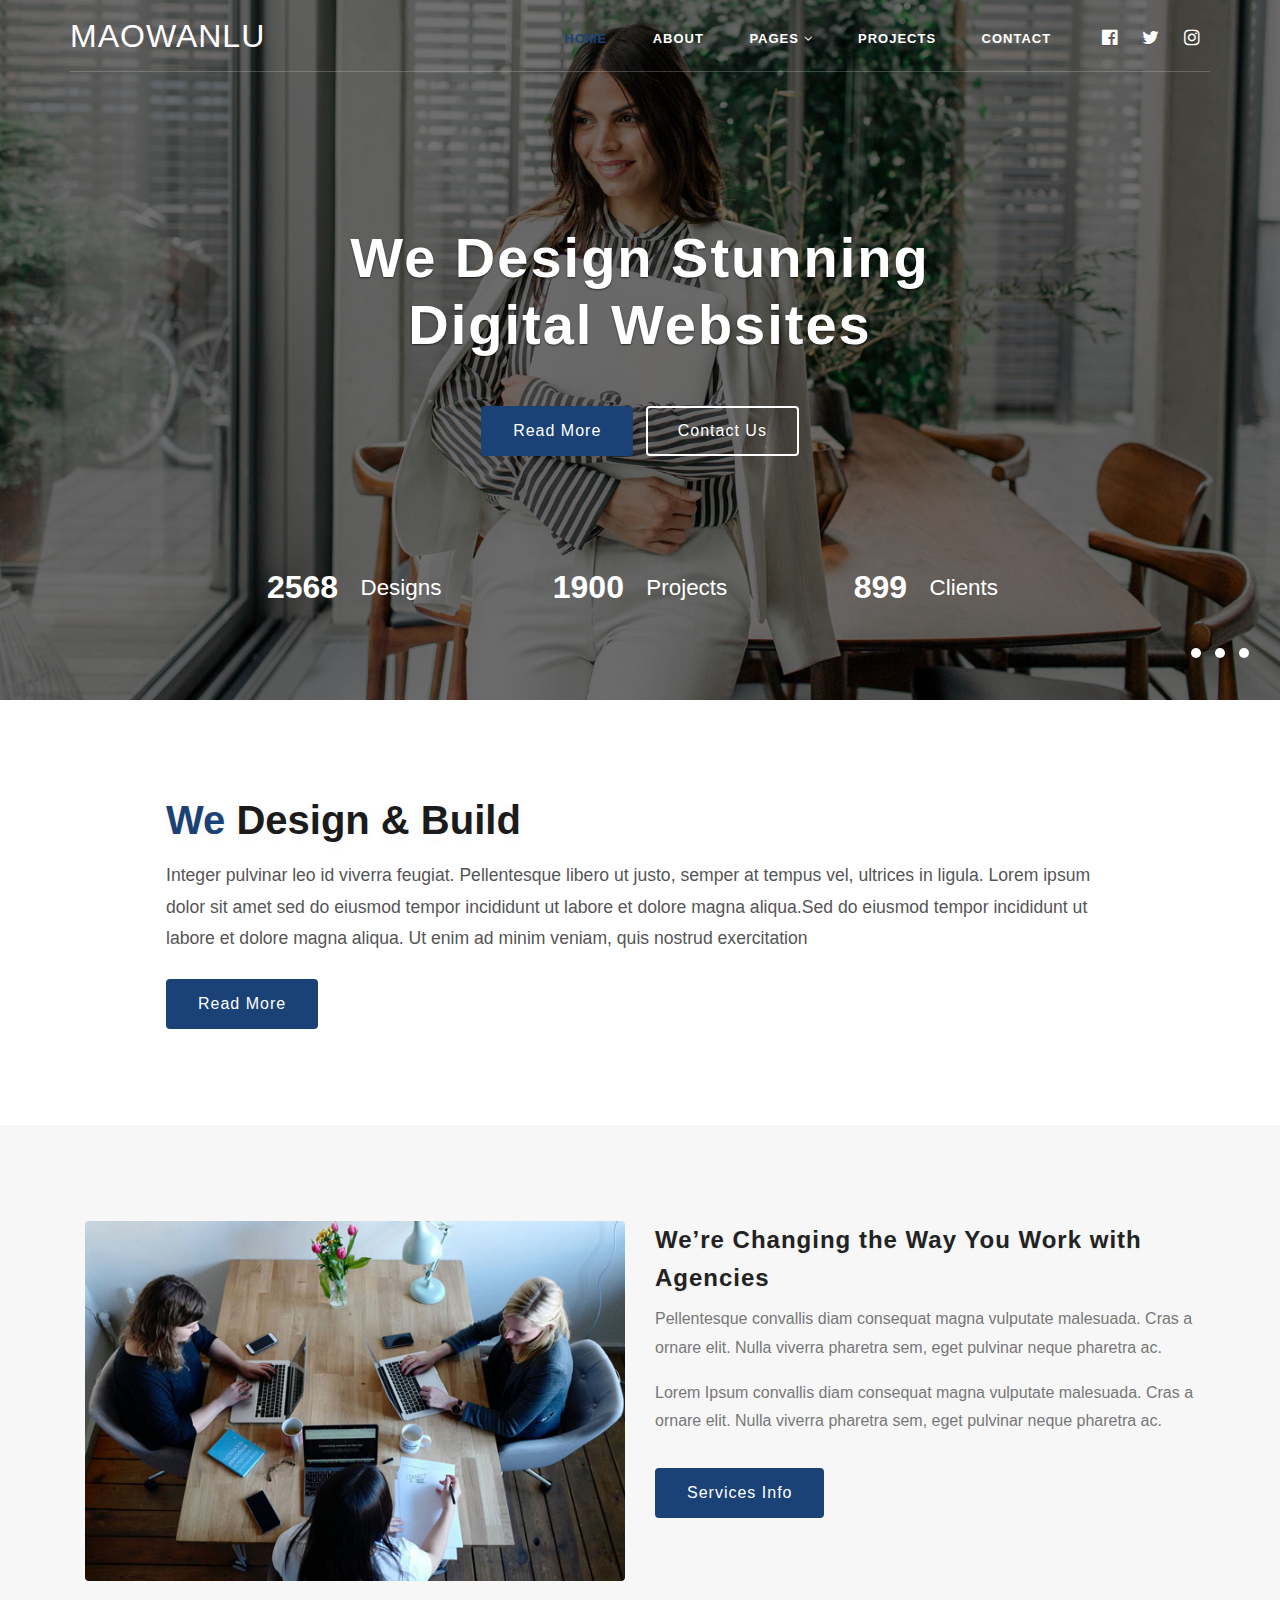
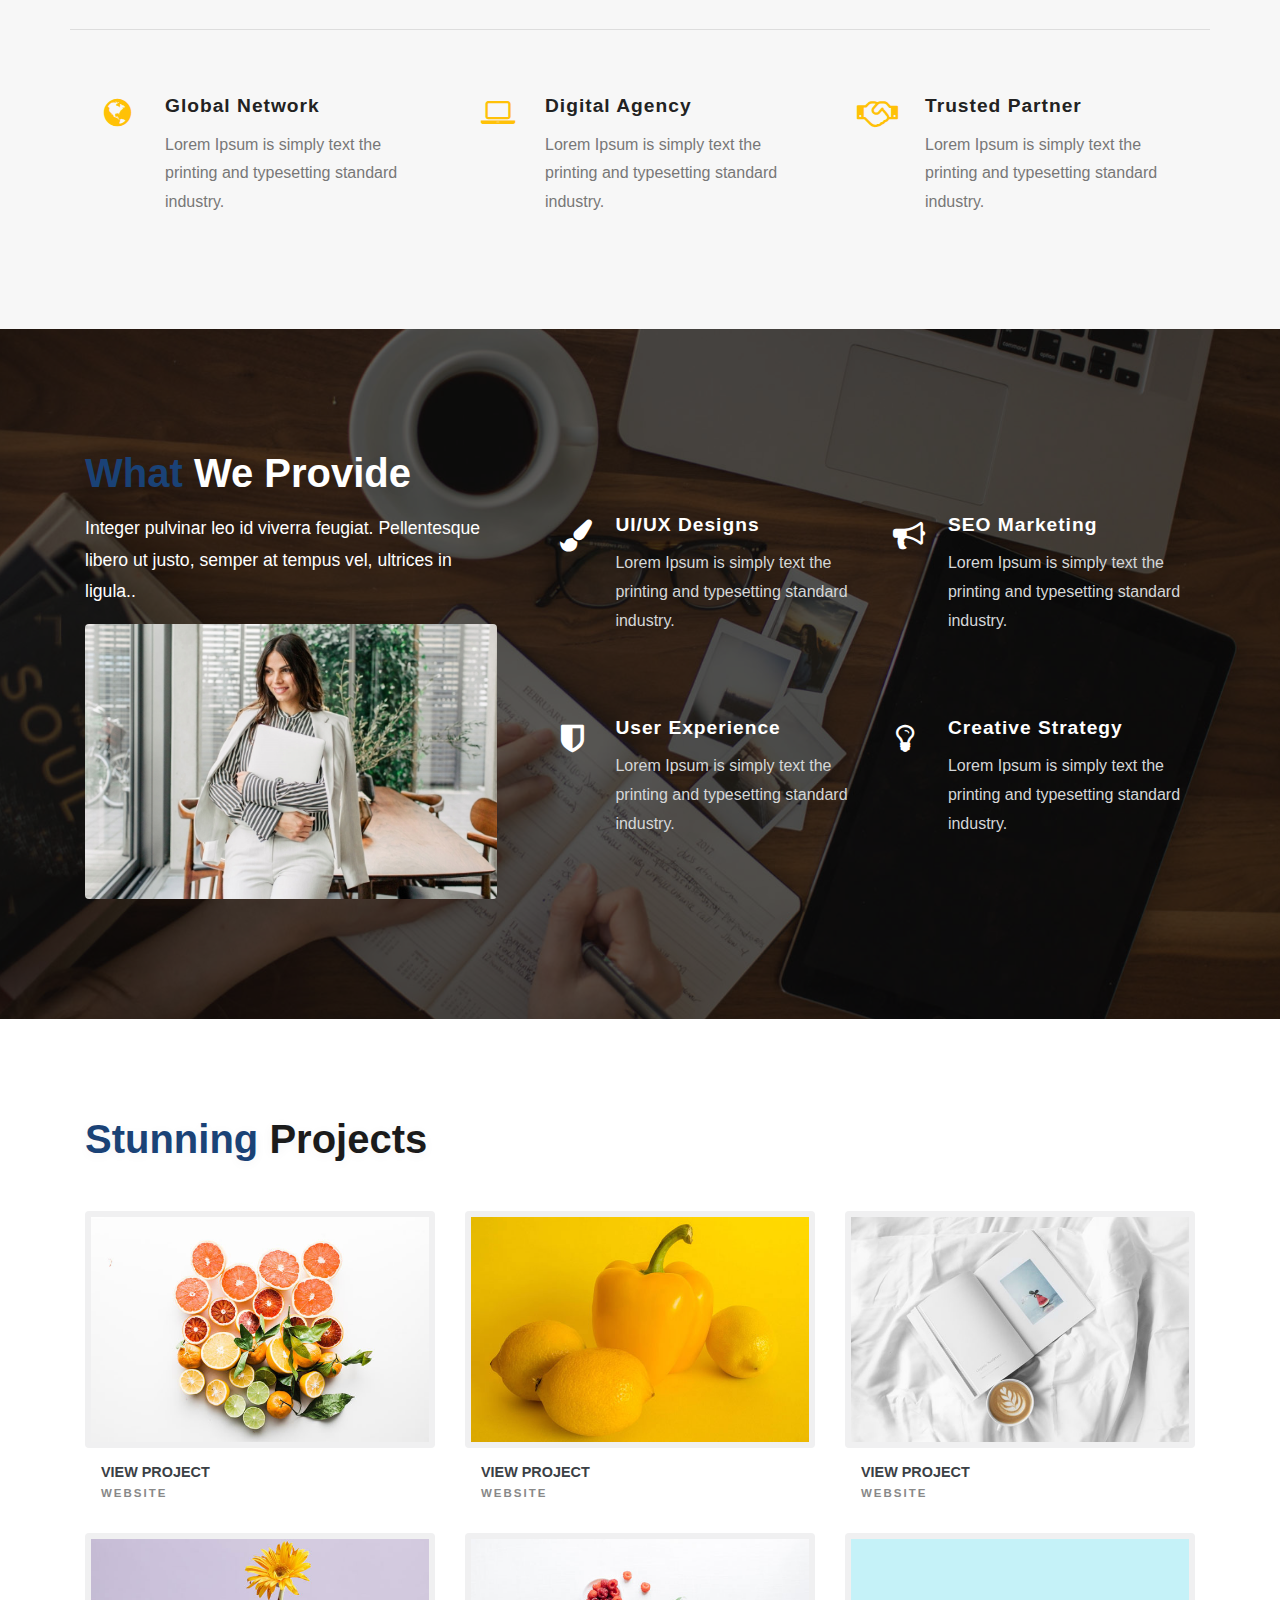
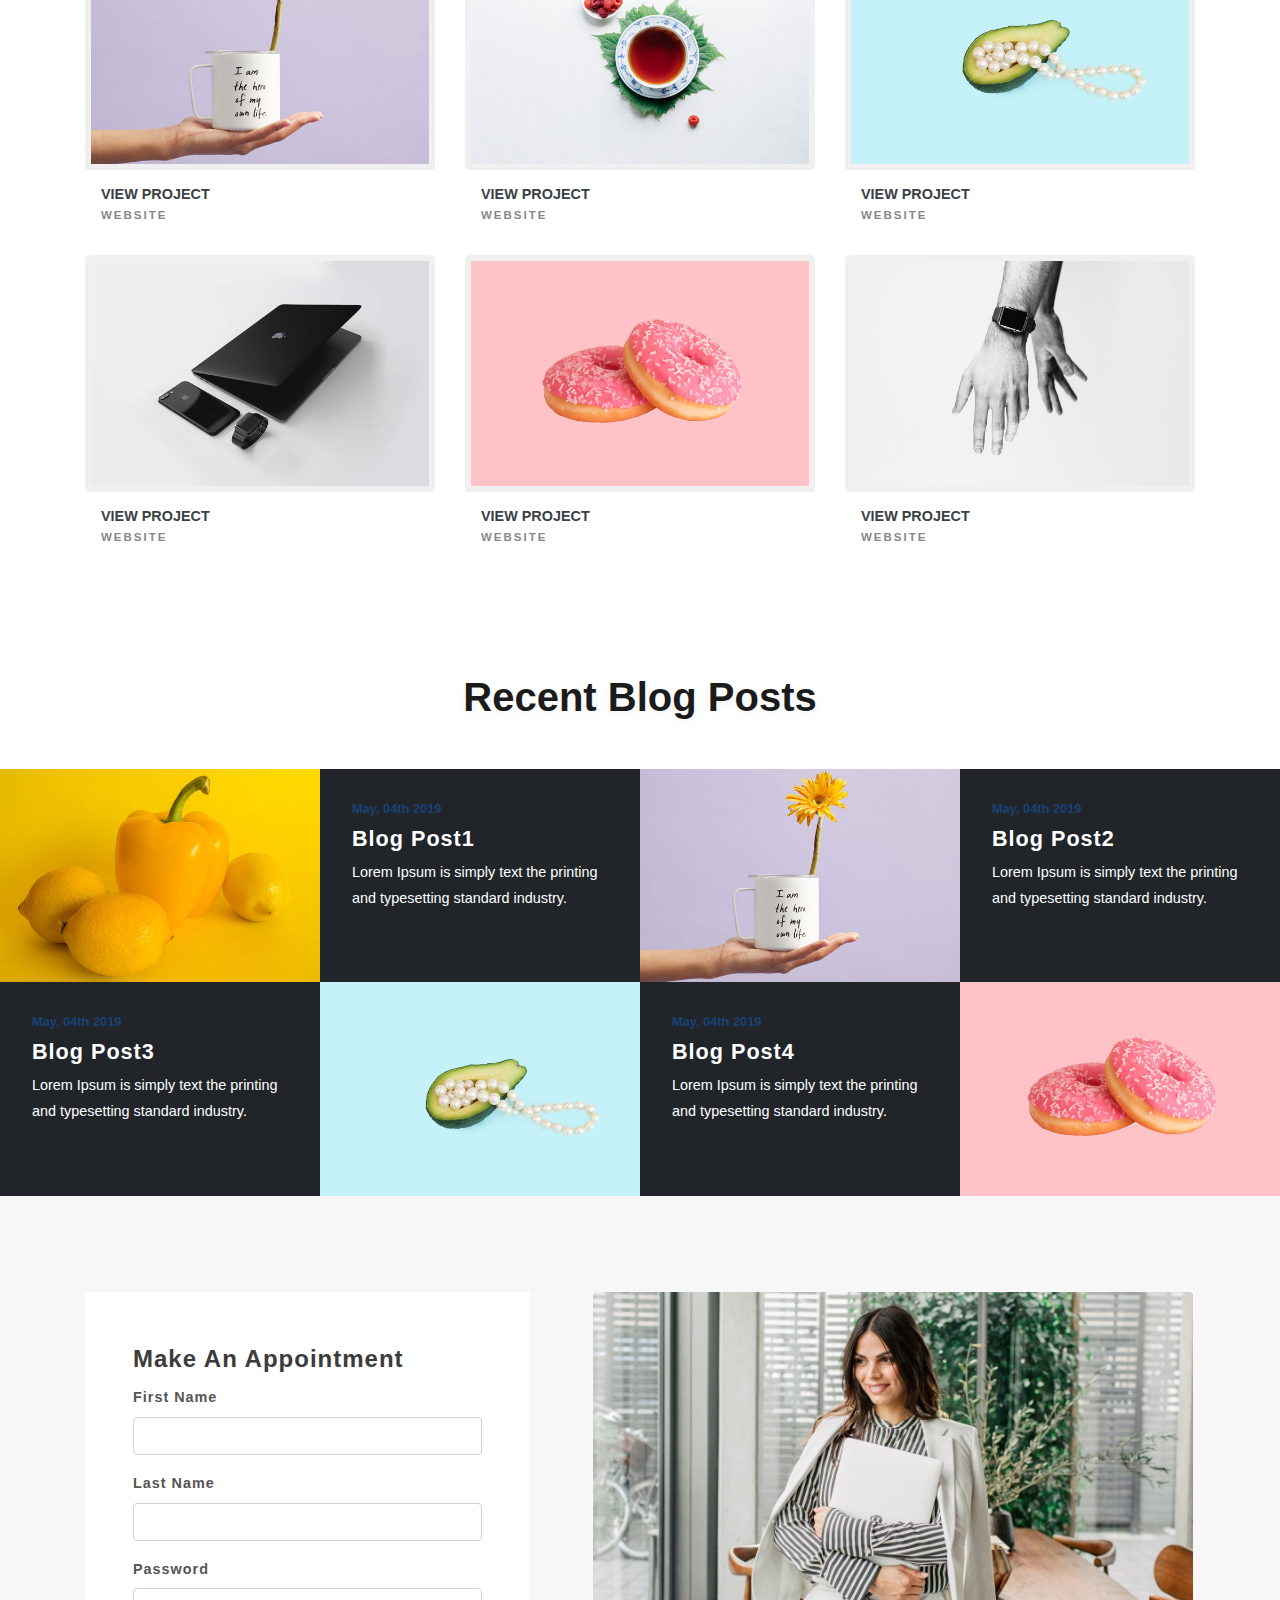
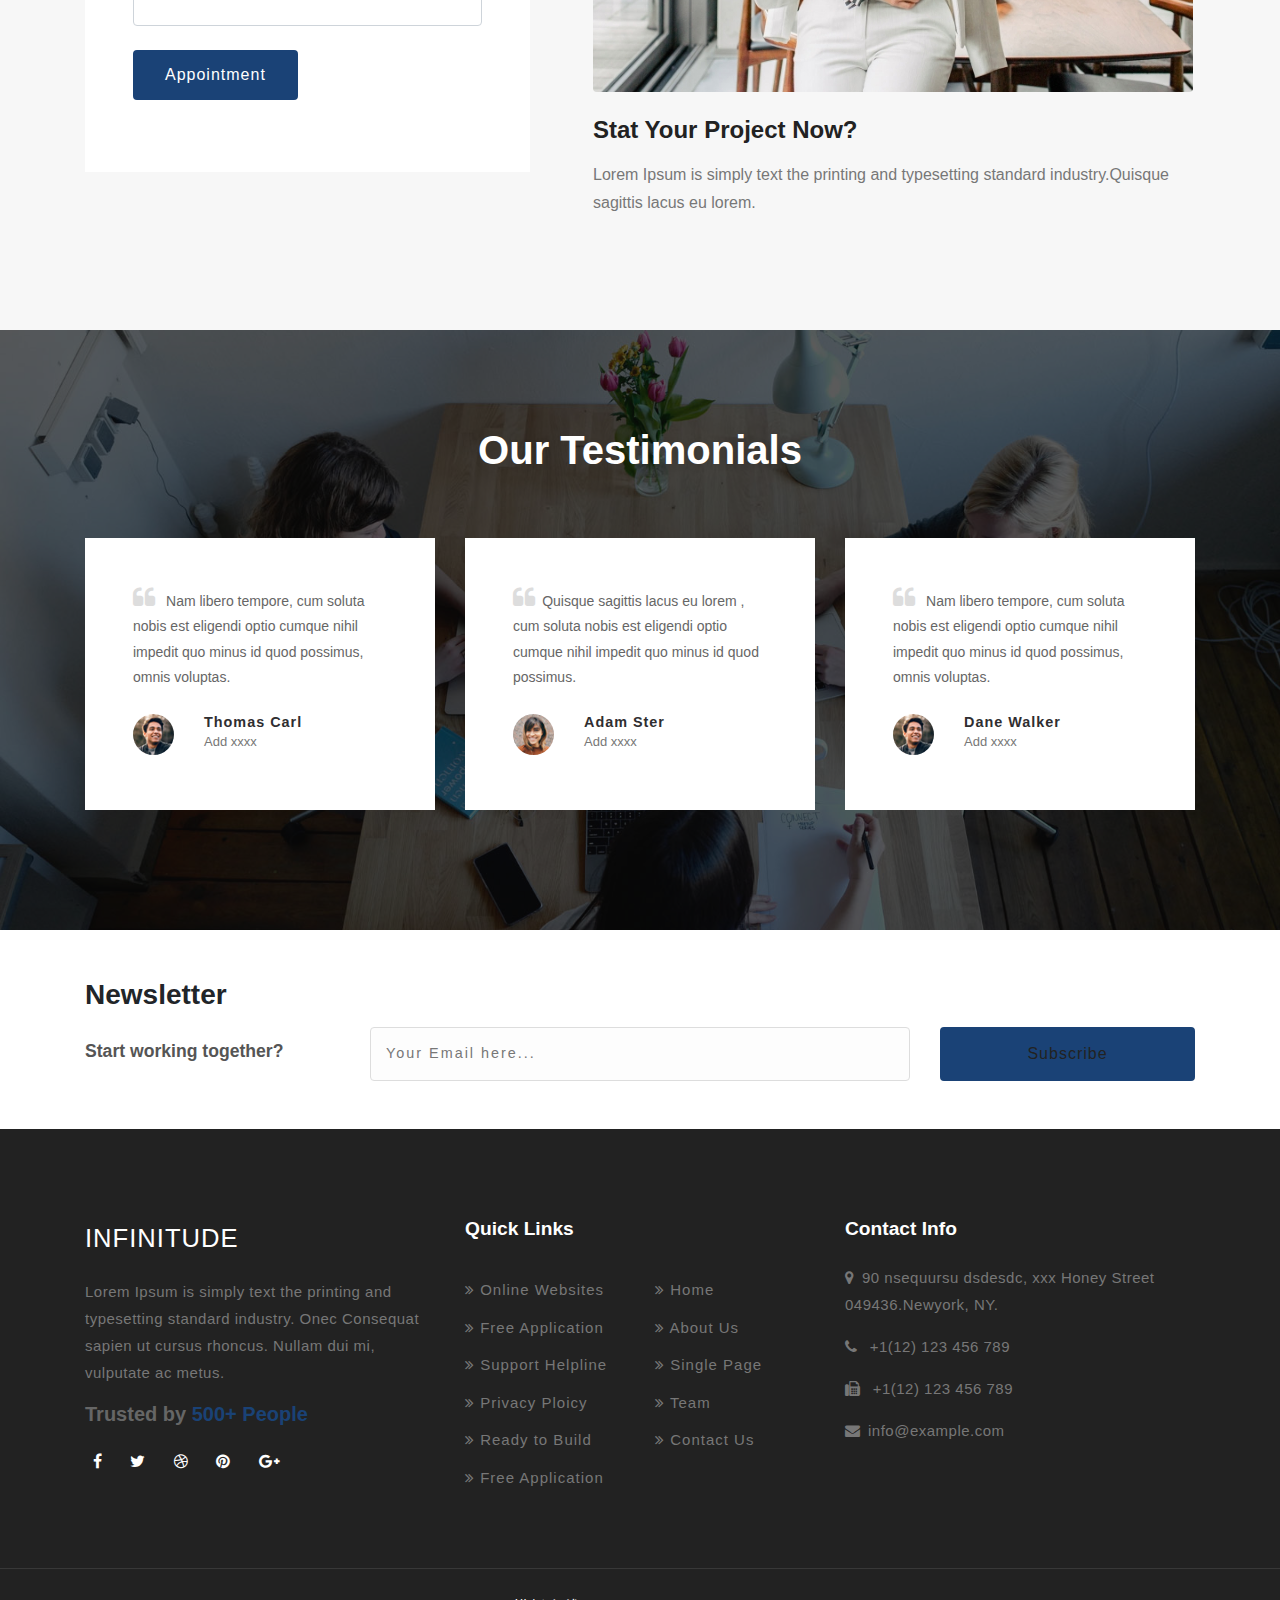
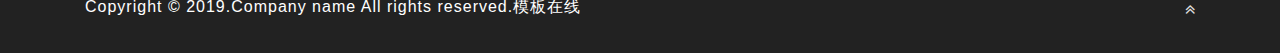
<file: index.html>
<!DOCTYPE html>
<html lang="zxx">
  <head>
    <title>Home</title>
    <!-- Meta tag Keywords -->
    <meta name="viewport" content="width=device-width, initial-scale=1" />
    <meta charset="UTF-8" />
    <meta name="keywords" content="" />
    <script>
      addEventListener(
        'load',
        function () {
          setTimeout(hideURLbar, 0);
        },
        false
      );

      function hideURLbar() {
        window.scrollTo(0, 1);
      }
    </script>
    <!-- //Meta tag Keywords -->
    <!-- Custom-Files -->
    <link rel="stylesheet" href="css/bootstrap.css" />
    <!-- Bootstrap-Core-CSS -->
    <link rel="stylesheet" href="css/style.css" type="text/css" media="all" />
    <!-- Style-CSS -->
    <!-- font-awesome-icons -->
    <link href="css/font-awesome.css" rel="stylesheet" />
    <!-- //font-awesome-icons -->
  </head>

  <body>
    <!-- home -->
    <div id="home">
      <!--/top-nav -->
      <div class="top_w3pvt_main container">
        <!--/header -->
        <header class="nav_w3pvt text-center">
          <!-- nav -->
          <nav class="wthree-w3ls">
            <div id="logo">
              <h1>
                <a class="navbar-brand px-0 mx-0" href="index.html">Maowanlu</a>
              </h1>
            </div>

            <label for="drop" class="toggle">Menu</label>
            <input type="checkbox" id="drop" />
            <ul class="menu mr-auto">
              <li class="active"><a href="index.html">Home</a></li>
              <li><a href="about.html">About</a></li>
              <li>
                <!-- First Tier Drop Down -->
                <label for="drop-2" class="toggle toggle-2"
                  >Pages
                  <span class="fa fa-angle-down" aria-hidden="true"></span>
                </label>
                <a href="#"
                  >Pages
                  <span class="fa fa-angle-down" aria-hidden="true"></span
                ></a>
                <input type="checkbox" id="drop-2" />
                <ul>
                  <li>
                    <a href="services.html" class="drop-text">Services</a>
                  </li>
                  <li>
                    <a href="timeline.html" class="drop-text">Timeline</a>
                  </li>
                  <li><a href="team.html" class="drop-text">Team</a></li>
                  <li><a href="typo.html" class="drop-text">Typography</a></li>
                  <li><a href="error.html" class="drop-text">Faq's</a></li>
                  <li>
                    <a href="error.html" class="drop-text">Social Media</a>
                  </li>
                </ul>
              </li>
              <li><a href="#gallery">Projects</a></li>
              <li><a href="contact.html">Contact</a></li>

              <li class="social-icons ml-lg-3">
                <a href="#" class="p-0 social-icon"
                  ><span
                    class="fa fa-facebook-official"
                    aria-hidden="true"
                  ></span>
                  <div class="tooltip">Facebook</div>
                </a>
              </li>
              <li class="social-icons">
                <a href="#" class="p-0 social-icon"
                  ><span class="fa fa-twitter" aria-hidden="true"></span>
                  <div class="tooltip">Twitter</div>
                </a>
              </li>
              <li class="social-icons">
                <a href="#" class="p-0 social-icon"
                  ><span class="fa fa-instagram" aria-hidden="true"></span>
                  <div class="tooltip">Instagram</div>
                </a>
              </li>
            </ul>
          </nav>
          <!-- //nav -->
        </header>
        <!--//header -->
      </div>
      <!-- //top-nav -->
      <!-- banner slider -->
      <div id="homepage-slider" class="st-slider">
        <input
          type="radio"
          class="cs_anchor radio"
          name="slider"
          id="play1"
          checked=""
        />
        <input type="radio" class="cs_anchor radio" name="slider" id="slide1" />
        <input type="radio" class="cs_anchor radio" name="slider" id="slide2" />
        <input type="radio" class="cs_anchor radio" name="slider" id="slide3" />
        <div class="images">
          <div class="images-inner">
            <div class="image-slide">
              <div class="banner-w3pvt-1">
                <div class="overlay-w3ls"></div>
              </div>
            </div>
            <div class="image-slide">
              <div class="banner-w3pvt-2">
                <div class="overlay-w3ls"></div>
              </div>
            </div>
            <div class="image-slide">
              <div class="banner-w3pvt-3">
                <div class="overlay-w3ls"></div>
              </div>
            </div>
          </div>
        </div>
        <div class="labels">
          <div class="fake-radio">
            <label for="slide1" class="radio-btn"></label>
            <label for="slide2" class="radio-btn"></label>
            <label for="slide3" class="radio-btn"></label>
          </div>
        </div>
        <!-- banner-hny-info -->
        <div class="banner-hny-info">
          <h3>We Design Stunning <br />Digital Websites</h3>
          <div class="top-buttons mx-auto text-center mt-md-5 mt-3">
            <a href="single.html" class="btn more mr-2">Read More</a>
            <a href="contact.html" class="btn">Contact Us</a>
          </div>
          <div class="d-flex hny-stats-inf">
            <div class="col-md-4 stats_w3pvt_counter_grid mt-3">
              <div class="d-md-flex justify-content-center">
                <h5 class="counter">2568</h5>
                <p class="para-w3pvt">Designs</p>
              </div>
            </div>
            <div class="col-md-4 stats_w3pvt_counter_grid mt-3">
              <div class="d-md-flex justify-content-center">
                <h5 class="counter">1900</h5>
                <p class="para-w3pvt">Projects</p>
              </div>
            </div>
            <div class="col-md-4 stats_w3pvt_counter_grid mt-3">
              <div class="d-md-flex justify-content-center">
                <h5 class="counter">899</h5>
                <p class="para-w3pvt">Clients</p>
              </div>
            </div>
          </div>
        </div>
        <!-- //banner-hny-info -->
      </div>
      <!-- //banner slider -->
    </div>
    <!-- //banner -->

    <!-- //home -->

    <!-- about -->
    <section class="about py-5">
      <div class="container p-md-5">
        <div class="about-hny-info text-left px-md-5">
          <h3 class="tittle-w3ls mb-3">
            <span class="pink">We</span> Design & Build
          </h3>
          <p class="sub-tittle mt-3 mb-4">
            Integer pulvinar leo id viverra feugiat. Pellentesque libero ut
            justo, semper at tempus vel, ultrices in ligula. Lorem ipsum dolor
            sit amet sed do eiusmod tempor incididunt ut labore et dolore magna
            aliqua.Sed do eiusmod tempor incididunt ut labore et dolore magna
            aliqua. Ut enim ad minim veniam, quis nostrud exercitation
          </p>
          <a class="btn more black" href="single.html" role="button"
            >Read More</a
          >
        </div>
      </div>
    </section>
    <!-- //about -->
    <!--/ab-->
    <section class="banner_bottom py-5">
      <div class="container py-md-5">
        <div class="row inner_sec_info">
          <div class="col-md-6 banner_bottom_grid help">
            <img src="images/ab.jpg" alt=" " class="img-fluid" />
          </div>
          <div class="col-md-6 banner_bottom_left mt-lg-0 mt-4">
            <h4>
              <a class="link-hny" href="services.html">
                We’re Changing the Way You Work with Agencies</a
              >
            </h4>
            <p>
              Pellentesque convallis diam consequat magna vulputate malesuada.
              Cras a ornare elit. Nulla viverra pharetra sem, eget pulvinar
              neque pharetra ac.
            </p>
            <p>
              Lorem Ipsum convallis diam consequat magna vulputate malesuada.
              Cras a ornare elit. Nulla viverra pharetra sem, eget pulvinar
              neque pharetra ac.
            </p>
            <a class="btn more black mt-3" href="services.html" role="button"
              >Services Info</a
            >
          </div>
        </div>
        <div class="row features-w3pvt-main" id="features">
          <div class="col-md-4 feature-gird">
            <div class="row features-hny-inner-gd">
              <div class="col-md-3 featured_grid_left">
                <div class="icon_left_grid">
                  <span class="fa fa-globe" aria-hidden="true"></span>
                </div>
              </div>
              <div class="col-md-9 featured_grid_right_info pl-lg-0">
                <h4>
                  <a class="link-hny" href="single.html">Global Network</a>
                </h4>
                <p>
                  Lorem Ipsum is simply text the printing and typesetting
                  standard industry.
                </p>
              </div>
            </div>
          </div>
          <div class="col-md-4 feature-gird">
            <div class="row features-hny-inner-gd">
              <div class="col-md-3 featured_grid_left">
                <div class="icon_left_grid">
                  <span class="fa fa-laptop" aria-hidden="true"></span>
                </div>
              </div>
              <div class="col-md-9 featured_grid_right_info pl-lg-0">
                <h4>
                  <a class="link-hny" href="single.html">Digital Agency</a>
                </h4>
                <p>
                  Lorem Ipsum is simply text the printing and typesetting
                  standard industry.
                </p>
              </div>
            </div>
          </div>
          <div class="col-md-4 feature-gird">
            <div class="row features-hny-inner-gd">
              <div class="col-md-3 featured_grid_left">
                <div class="icon_left_grid">
                  <span class="fa fa-handshake-o" aria-hidden="true"></span>
                </div>
              </div>
              <div class="col-md-9 featured_grid_right_info pl-lg-0">
                <h4>
                  <a class="link-hny" href="single.html">Trusted Partner</a>
                </h4>
                <p>
                  Lorem Ipsum is simply text the printing and typesetting
                  standard industry.
                </p>
              </div>
            </div>
          </div>
        </div>
      </div>
    </section>
    <!--//ab-->

    <!--/services-->
    <section class="services" id="services">
      <div class="over-lay-blue py-5">
        <div class="container py-md-5">
          <div class="row my-4">
            <div class="col-lg-5 services-innfo pr-5">
              <h3 class="tittle-w3ls two mb-3 text-left">
                <span class="pink">What</span> We Provide
              </h3>
              <p class="sub-tittle mt-2 mb-sm-3 text-left">
                Integer pulvinar leo id viverra feugiat. Pellentesque libero ut
                justo, semper at tempus vel, ultrices in ligula..
              </p>
              <a href="services.html"
                ><img src="images/ab2.jpg" alt="w3pvt" class="img-fluid"
              /></a>
            </div>
            <div class="col-lg-7 services-grid-inf">
              <div class="row services-w3pvt-main mt-5">
                <div class="col-lg-6 feature-gird">
                  <div class="row features-hny-inner-gd mt-3">
                    <div class="col-md-2 featured_grid_left">
                      <div class="icon_left_grid">
                        <span
                          class="fa fa-paint-brush"
                          aria-hidden="true"
                        ></span>
                      </div>
                    </div>
                    <div class="col-md-10 featured_grid_right_info">
                      <h4>
                        <a class="link-hny" href="single.html">UI/UX Designs</a>
                      </h4>
                      <p>
                        Lorem Ipsum is simply text the printing and typesetting
                        standard industry.
                      </p>
                    </div>
                  </div>
                </div>
                <div class="col-lg-6 feature-gird">
                  <div class="row features-hny-inner-gd mt-3">
                    <div class="col-md-2 featured_grid_left">
                      <div class="icon_left_grid">
                        <span class="fa fa-bullhorn" aria-hidden="true"></span>
                      </div>
                    </div>
                    <div class="col-md-10 featured_grid_right_info">
                      <h4>
                        <a class="link-hny" href="single.html">SEO Marketing</a>
                      </h4>
                      <p>
                        Lorem Ipsum is simply text the printing and typesetting
                        standard industry.
                      </p>
                    </div>
                  </div>
                </div>
              </div>
              <div class="row services-w3pvt-main mt-5">
                <div class="col-lg-6 feature-gird">
                  <div class="row features-hny-inner-gd mt-3">
                    <div class="col-md-2 featured_grid_left">
                      <div class="icon_left_grid">
                        <span class="fa fa-shield" aria-hidden="true"></span>
                      </div>
                    </div>
                    <div class="col-md-10 featured_grid_right_info">
                      <h4>
                        <a class="link-hny" href="single.html"
                          >User Experience</a
                        >
                      </h4>
                      <p>
                        Lorem Ipsum is simply text the printing and typesetting
                        standard industry.
                      </p>
                    </div>
                  </div>
                </div>
                <div class="col-lg-6 feature-gird">
                  <div class="row features-hny-inner-gd mt-3">
                    <div class="col-md-2 featured_grid_left">
                      <div class="icon_left_grid">
                        <span
                          class="fa fa-lightbulb-o"
                          aria-hidden="true"
                        ></span>
                      </div>
                    </div>
                    <div class="col-md-10 featured_grid_right_info">
                      <h4>
                        <a class="link-hny" href="single.html"
                          >Creative Strategy</a
                        >
                      </h4>
                      <p>
                        Lorem Ipsum is simply text the printing and typesetting
                        standard industry.
                      </p>
                    </div>
                  </div>
                </div>
              </div>
            </div>
          </div>
        </div>
      </div>
    </section>
    <!--//services-->
    <!-- /projects -->
    <section class="projects py-5" id="gallery">
      <div class="container py-md-5">
        <h3 class="tittle-w3ls text-left mb-5">
          <span class="pink">Stunning</span> Projects
        </h3>
        <div class="row news-grids mt-md-5 mt-4 text-center">
          <div class="col-md-4 gal-img">
            <a href="#gal1"
              ><img src="images/g1.jpg" alt="w3pvt" class="img-fluid"
            /></a>
            <div class="gal-info">
              <h5>View Project<span class="decription">Website</span></h5>
            </div>
          </div>
          <div class="col-md-4 gal-img">
            <a href="#gal2"
              ><img src="images/g2.jpg" alt="w3pvt" class="img-fluid"
            /></a>
            <div class="gal-info">
              <h5>View Project<span class="decription">Website</span></h5>
            </div>
          </div>
          <div class="col-md-4 gal-img">
            <a href="#gal3"
              ><img src="images/g3.jpg" alt="w3pvt" class="img-fluid"
            /></a>
            <div class="gal-info">
              <h5>View Project<span class="decription">Website</span></h5>
            </div>
          </div>
          <div class="col-md-4 gal-img">
            <a href="#gal4"
              ><img src="images/g4.jpg" alt="w3pvt" class="img-fluid"
            /></a>
            <div class="gal-info">
              <h5>View Project<span class="decription">Website</span></h5>
            </div>
          </div>

          <div class="col-md-4 gal-img">
            <a href="#gal5"
              ><img src="images/g5.jpg" alt="w3pvt" class="img-fluid"
            /></a>
            <div class="gal-info">
              <h5>View Project<span class="decription">Website</span></h5>
            </div>
          </div>
          <div class="col-md-4 gal-img">
            <a href="#gal6"
              ><img src="images/g6.jpg" alt="w3pvt" class="img-fluid"
            /></a>
            <div class="gal-info">
              <h5>View Project<span class="decription">Website</span></h5>
            </div>
          </div>
          <div class="col-md-4 gal-img">
            <a href="#gal7"
              ><img src="images/g7.jpg" alt="w3pvt" class="img-fluid"
            /></a>
            <div class="gal-info">
              <h5>View Project<span class="decription">Website</span></h5>
            </div>
          </div>
          <div class="col-md-4 gal-img">
            <a href="#gal8"
              ><img src="images/g8.jpg" alt="w3pvt" class="img-fluid"
            /></a>
            <div class="gal-info">
              <h5>View Project<span class="decription">Website</span></h5>
            </div>
          </div>
          <div class="col-md-4 gal-img">
            <a href="#gal9"
              ><img src="images/g9.jpg" alt="w3pvt" class="img-fluid"
            /></a>
            <div class="gal-info">
              <h5>View Project<span class="decription">Website</span></h5>
            </div>
          </div>
        </div>
        <!-- popup-->
        <div id="gal1" class="pop-overlay">
          <div class="popup">
            <img src="images/g1.jpg" alt="Popup Image" class="img-fluid" />
            <p class="mt-4">
              Nulla viverra pharetra se, eget pulvinar neque pharetra ac int.
              placerat placerat dolor.
            </p>
            <a class="close" href="#gallery">&times;</a>
          </div>
        </div>
        <!-- //popup -->
        <!-- popup-->
        <div id="gal2" class="pop-overlay">
          <div class="popup">
            <img src="images/g2.jpg" alt="Popup Image" class="img-fluid" />
            <p class="mt-4">
              Nulla viverra pharetra se, eget pulvinar neque pharetra ac int.
              placerat placerat dolor.
            </p>
            <a class="close" href="#gallery">&times;</a>
          </div>
        </div>
        <!-- //popup -->
        <!-- popup-->
        <div id="gal3" class="pop-overlay">
          <div class="popup">
            <img src="images/g3.jpg" alt="Popup Image" class="img-fluid" />
            <p class="mt-4">
              Nulla viverra pharetra se, eget pulvinar neque pharetra ac int.
              placerat placerat dolor.
            </p>
            <a class="close" href="#gallery">&times;</a>
          </div>
        </div>
        <!-- //popup3 -->
        <!-- popup-->
        <div id="gal4" class="pop-overlay">
          <div class="popup">
            <img src="images/g4.jpg" alt="Popup Image" class="img-fluid" />
            <h5>View Project</h5>
            <p class="mt-4">
              Nulla viverra pharetra se, eget pulvinar neque pharetra ac int.
              placerat placerat dolor.
            </p>
            <a class="close" href="#gallery">&times;</a>
          </div>
        </div>
        <!-- //popup -->
        <!-- popup-->
        <div id="gal5" class="pop-overlay">
          <div class="popup">
            <img src="images/g5.jpg" alt="Popup Image" class="img-fluid" />
            <h5 class="mt-3">View Project</h5>
            <p class="mt-4">
              Nulla viverra pharetra se, eget pulvinar neque pharetra ac int.
              placerat placerat dolor.
            </p>
            <a class="close" href="#gallery">&times;</a>
          </div>
        </div>
        <!-- //popup -->
        <!-- popup-->
        <div id="gal6" class="pop-overlay">
          <div class="popup">
            <img src="images/g6.jpg" alt="Popup Image" class="img-fluid" />
            <h5 class="mt-3">View Project</h5>
            <p>
              Nulla viverra pharetra se, eget pulvinar neque pharetra ac int.
              placerat placerat dolor.
            </p>
            <a class="close" href="#gallery">&times;</a>
          </div>
        </div>
        <!-- //popup -->
        <!-- popup-->
        <div id="gal7" class="pop-overlay">
          <div class="popup">
            <img src="images/g7.jpg" alt="Popup Image" class="img-fluid" />
            <h5 class="mt-3">View Project</h5>
            <p class="mt-4">
              Nulla viverra pharetra se, eget pulvinar neque pharetra ac int.
              placerat placerat dolor.
            </p>
            <a class="close" href="#gallery">&times;</a>
          </div>
        </div>
        <!-- //popup -->
        <!-- popup-->
        <div id="gal8" class="pop-overlay">
          <div class="popup">
            <img src="images/g8.jpg" alt="Popup Image" class="img-fluid" />
            <h5 class="mt-3">View Project</h5>
            <p class="mt-4">
              Nulla viverra pharetra se, eget pulvinar neque pharetra ac int.
              placerat placerat dolor.
            </p>
            <a class="close" href="#gallery">&times;</a>
          </div>
        </div>
        <!-- //popup -->
        <!-- popup-->
        <div id="gal9" class="pop-overlay">
          <div class="popup">
            <img src="images/g9.jpg" alt="Popup Image" class="img-fluid" />
            <h5 class="mt-3">View Project</h5>
            s
            <p class="mt-4">
              Nulla viverra pharetra se, eget pulvinar neque pharetra ac int.
              placerat placerat dolor.
            </p>
            <a class="close" href="#gallery">&times;</a>
          </div>
        </div>
        <!-- //popup -->
      </div>
    </section>
    <!-- //projects -->
    <!-- /blogs -->
    <section class="blog-posts" id="blog">
      <div class="blog-w3pvt-info-content container-fluid">
        <h3 class="tittle-w3ls text-center mb-5">Recent Blog Posts</h3>
        <div class="blog-grids-main row text-left">
          <div class="col-lg-3 col-md-6 blog-grid-img px-0">
            <img src="images/g2.jpg" alt="Popup Image" class="img-fluid" />
          </div>
          <div class="col-lg-3 col-md-6 blog-grid-info px-0">
            <div class="date-post">
              <h6 class="date">May, 04th 2019</h6>
              <h4><a class="link-hny" href="single.html">Blog Post1</a></h4>
              <p>
                Lorem Ipsum is simply text the printing and typesetting standard
                industry.
              </p>
            </div>
          </div>
          <div class="col-lg-3 col-md-6 blog-grid-img px-0">
            <img src="images/g4.jpg" alt="Popup Image" class="img-fluid" />
          </div>
          <div class="col-lg-3 col-md-6 blog-grid-info px-0">
            <div class="date-post">
              <h6 class="date">May, 04th 2019</h6>
              <h4><a class="link-hny" href="single.html">Blog Post2</a></h4>
              <p>
                Lorem Ipsum is simply text the printing and typesetting standard
                industry.
              </p>
            </div>
          </div>
        </div>
        <div class="blog-grids-main row text-left">
          <div class="col-lg-3 col-md-6 blog-grid-info px-0">
            <div class="date-post">
              <h6 class="date">May, 04th 2019</h6>
              <h4><a class="link-hny" href="single.html">Blog Post3</a></h4>
              <p>
                Lorem Ipsum is simply text the printing and typesetting standard
                industry.
              </p>
            </div>
          </div>
          <div class="col-lg-3 col-md-6 blog-grid-img px-0">
            <img src="images/g6.jpg" alt="Popup Image" class="img-fluid" />
          </div>

          <div class="col-lg-3 col-md-6 blog-grid-info px-0">
            <div class="date-post">
              <h6 class="date">May, 04th 2019</h6>
              <h4><a class="link-hny" href="single.html">Blog Post4</a></h4>
              <p>
                Lorem Ipsum is simply text the printing and typesetting standard
                industry.
              </p>
            </div>
          </div>
          <div class="col-lg-3 col-md-6 blog-grid-img px-0">
            <img src="images/g8.jpg" alt="Popup Image" class="img-fluid" />
          </div>
        </div>
      </div>
    </section>
    <!-- //blogs -->
    <!--/mid-->
    <section class="banner_bottom py-5" id="appointment">
      <div class="container py-md-5">
        <div class="row inner_sec_info">
          <div class="col-lg-5 banner_bottom_left">
            <div class="login p-md-5 p-4 mx-auto bg-white mw-100">
              <h4>Make An Appointment</h4>
              <form action="#" method="post">
                <div class="form-group">
                  <label>First name</label>

                  <input
                    type="text"
                    class="form-control"
                    id="validationDefault01"
                    placeholder=""
                    required=""
                  />
                </div>
                <div class="form-group">
                  <label>Last name</label>
                  <input
                    type="text"
                    class="form-control"
                    id="validationDefault02"
                    placeholder=""
                    required=""
                  />
                </div>

                <div class="form-group mb-4">
                  <label class="mb-2">Password</label>
                  <input
                    type="password"
                    class="form-control"
                    id="password1"
                    placeholder=""
                    required=""
                  />
                </div>

                <button type="submit" class="btn more black submit mb-4">
                  Appointment
                </button>
              </form>
            </div>
          </div>
          <div class="col-lg-7 banner_bottom_grid help pl-lg-5">
            <img src="images/ab2.jpg" alt=" " class="img-fluid mb-4" />
            <h4>
              <a class="link-hny" href="contact.html">Stat Your Project Now?</a>
            </h4>
            <p class="mt-3">
              Lorem Ipsum is simply text the printing and typesetting standard
              industry.Quisque sagittis lacus eu lorem.
            </p>
          </div>
        </div>
      </div>
    </section>
    <!--//mid-->

    <!--/services-->
    <section class="testmonials" id="test">
      <div class="over-lay-blue py-5">
        <div class="container py-md-5">
          <h3 class="tittle-w3ls two text-center mb-5">Our Testimonials</h3>
          <div class="row my-4">
            <div class="col-lg-4 testimonials_grid mt-3">
              <div class="p-lg-5 p-4 testimonials-gd-vj">
                <p class="sub-test">
                  <span class="fa fa-quote-left s4" aria-hidden="true"></span>
                  Nam libero tempore, cum soluta nobis est eligendi optio cumque
                  nihil impedit quo minus id quod possimus, omnis voluptas.
                </p>
                <div class="row mt-4">
                  <div class="col-3 testi-img-res">
                    <img src="images/t1.jpg" alt=" " class="img-fluid" />
                  </div>
                  <div class="col-9 testi_grid">
                    <h5 class="mb-2">Thomas Carl</h5>
                    <p>Add xxxx</p>
                  </div>
                </div>
              </div>
            </div>
            <div class="col-lg-4 testimonials_grid mt-3">
              <div class="p-lg-5 p-4 testimonials-gd-vj">
                <p class="sub-test">
                  <span class="fa fa-quote-left s4" aria-hidden="true"></span
                  >Quisque sagittis lacus eu lorem , cum soluta nobis est
                  eligendi optio cumque nihil impedit quo minus id quod
                  possimus.
                </p>
                <div class="row mt-4">
                  <div class="col-3 testi-img-res">
                    <img src="images/t2.jpg" alt=" " class="img-fluid" />
                  </div>
                  <div class="col-9 testi_grid">
                    <h5 class="mb-2">Adam Ster</h5>
                    <p>Add xxxx</p>
                  </div>
                </div>
              </div>
            </div>
            <div class="col-lg-4 testimonials_grid mt-3">
              <div class="p-lg-5 p-4 testimonials-gd-vj">
                <p class="sub-test">
                  <span class="fa fa-quote-left s4" aria-hidden="true"></span>
                  Nam libero tempore, cum soluta nobis est eligendi optio cumque
                  nihil impedit quo minus id quod possimus, omnis voluptas.
                </p>
                <div class="row mt-4">
                  <div class="col-3 testi-img-res">
                    <img src="images/t1.jpg" alt=" " class="img-fluid" />
                  </div>
                  <div class="col-9 testi_grid">
                    <h5 class="mb-2">Dane Walker</h5>
                    <p>Add xxxx</p>
                  </div>
                </div>
              </div>
            </div>
          </div>
        </div>
      </div>
    </section>
    <!--//testimonials-->

    <!-- /news-letter -->
    <section class="news-letter-w3pvt py-5">
      <div class="container contact-form mx-auto text-left">
        <h3 class="title-w3ls two text-left mb-3">Newsletter</h3>
        <form method="post" action="#" class="w3ls-frm">
          <div class="row subscribe-sec">
            <p class="news-para col-lg-3">Start working together?</p>
            <div class="col-lg-6 con-gd">
              <input
                type="email"
                class="form-control"
                id="email"
                placeholder="Your Email here..."
                name="email"
                required
              />
            </div>
            <div class="col-lg-3 con-gd">
              <button type="submit" class="btn submit">Subscribe</button>
            </div>
          </div>
        </form>
      </div>
    </section>
    <!-- //news-letter -->

    <!-- footer -->
    <footer class="py-lg-5 py-4">
      <div class="container py-sm-3">
        <div class="row footer-grids">
          <div class="col-lg-4 mt-4">
            <h2>
              <a class="navbar-brand px-0 mx-0 mb-4" href="index.html"
                >Infinitude
              </a>
            </h2>
            <p class="mb-3">
              Lorem Ipsum is simply text the printing and typesetting standard
              industry. Onec Consequat sapien ut cursus rhoncus. Nullam dui mi,
              vulputate ac metus.
            </p>
            <h5>Trusted by <span>500+ People</span></h5>
            <div class="icon-social mt-4">
              <a href="#" class="button-footr">
                <span class="fa mx-2 fa-facebook"></span>
              </a>
              <a href="#" class="button-footr">
                <span class="fa mx-2 fa-twitter"></span>
              </a>
              <a href="#" class="button-footr">
                <span class="fa mx-2 fa-dribbble"></span>
              </a>
              <a href="#" class="button-footr">
                <span class="fa mx-2 fa-pinterest"></span>
              </a>
              <a href="#" class="button-footr">
                <span class="fa mx-2 fa-google-plus"></span>
              </a>
            </div>
          </div>
          <div class="col-lg-4 mt-4">
            <h4 class="mb-4">Quick Links</h4>
            <div class="links-wthree d-flex">
              <ul class="list-info-wthree">
                <li>
                  <a href="#"
                    ><span
                      class="fa fa-angle-double-right"
                      aria-hidden="true"
                    ></span>
                    Online Websites</a
                  >
                </li>
                <li>
                  <a href="#"
                    ><span
                      class="fa fa-angle-double-right"
                      aria-hidden="true"
                    ></span>
                    Free Application</a
                  >
                </li>
                <li>
                  <a href="#"
                    ><span
                      class="fa fa-angle-double-right"
                      aria-hidden="true"
                    ></span>
                    Support Helpline</a
                  >
                </li>
                <li>
                  <a href="#"
                    ><span
                      class="fa fa-angle-double-right"
                      aria-hidden="true"
                    ></span>
                    Privacy Ploicy</a
                  >
                </li>
                <li>
                  <a href="#"
                    ><span
                      class="fa fa-angle-double-right"
                      aria-hidden="true"
                    ></span>
                    Ready to Build</a
                  >
                </li>
                <li>
                  <a href="#"
                    ><span
                      class="fa fa-angle-double-right"
                      aria-hidden="true"
                    ></span>
                    Free Application</a
                  >
                </li>
              </ul>
              <ul class="list-info-wthree ml-5">
                <li>
                  <a href="index.html"
                    ><span
                      class="fa fa-angle-double-right"
                      aria-hidden="true"
                    ></span>
                    Home
                  </a>
                </li>
                <li>
                  <a href="about.html"
                    ><span
                      class="fa fa-angle-double-right"
                      aria-hidden="true"
                    ></span>
                    About Us
                  </a>
                </li>
                <li>
                  <a href="single.html"
                    ><span
                      class="fa fa-angle-double-right"
                      aria-hidden="true"
                    ></span>
                    Single Page
                  </a>
                </li>
                <li>
                  <a href="team.html"
                    ><span
                      class="fa fa-angle-double-right"
                      aria-hidden="true"
                    ></span>
                    Team
                  </a>
                </li>
                <li>
                  <a href="contact.html"
                    ><span
                      class="fa fa-angle-double-right"
                      aria-hidden="true"
                    ></span>
                    Contact Us
                  </a>
                </li>
              </ul>
            </div>
          </div>
          <div class="col-lg-4 mt-4 ad-info">
            <h4 class="mb-4">Contact Info</h4>
            <p>
              <span class="fa fa-map-marker"></span>90 nsequursu dsdesdc, xxx
              Honey Street 049436.<span>Newyork, NY.</span>
            </p>
            <p class="phone">
              <span class="fa fa-phone"></span> +1(12) 123 456 789
            </p>
            <p class="phone">
              <span class="fa fa-fax"></span> +1(12) 123 456 789
            </p>
            <p>
              <span class="fa fa-envelope"></span
              ><a href="mailto:info@example.com">info@example.com</a>
            </p>
          </div>
        </div>
      </div>
    </footer>
    <!-- //footer -->
    <!-- copyright -->
    <div class="copy_right p-3 d-flex">
      <div class="container">
        <div class="row d-flex">
          <div class="col-lg-9 copy_w3pvt">
            <p class="text-lg-left text-center">
              Copyright &copy; 2019.Company name All rights reserved.<a
                target="_blank"
                href="http://www.mobancss.com/"
                >模板在线</a
              >
            </p>
          </div>
          <!-- move top -->
          <div class="col-lg-3 move-top text-lg-right text-center">
            <a href="#home" class="move-top">
              <span
                class="fa fa-angle-double-up mt-3"
                aria-hidden="true"
              ></span>
            </a>
          </div>
          <!-- move top -->
        </div>
      </div>
    </div>
    <!-- //copyright -->
  </body>
</html>
</file>
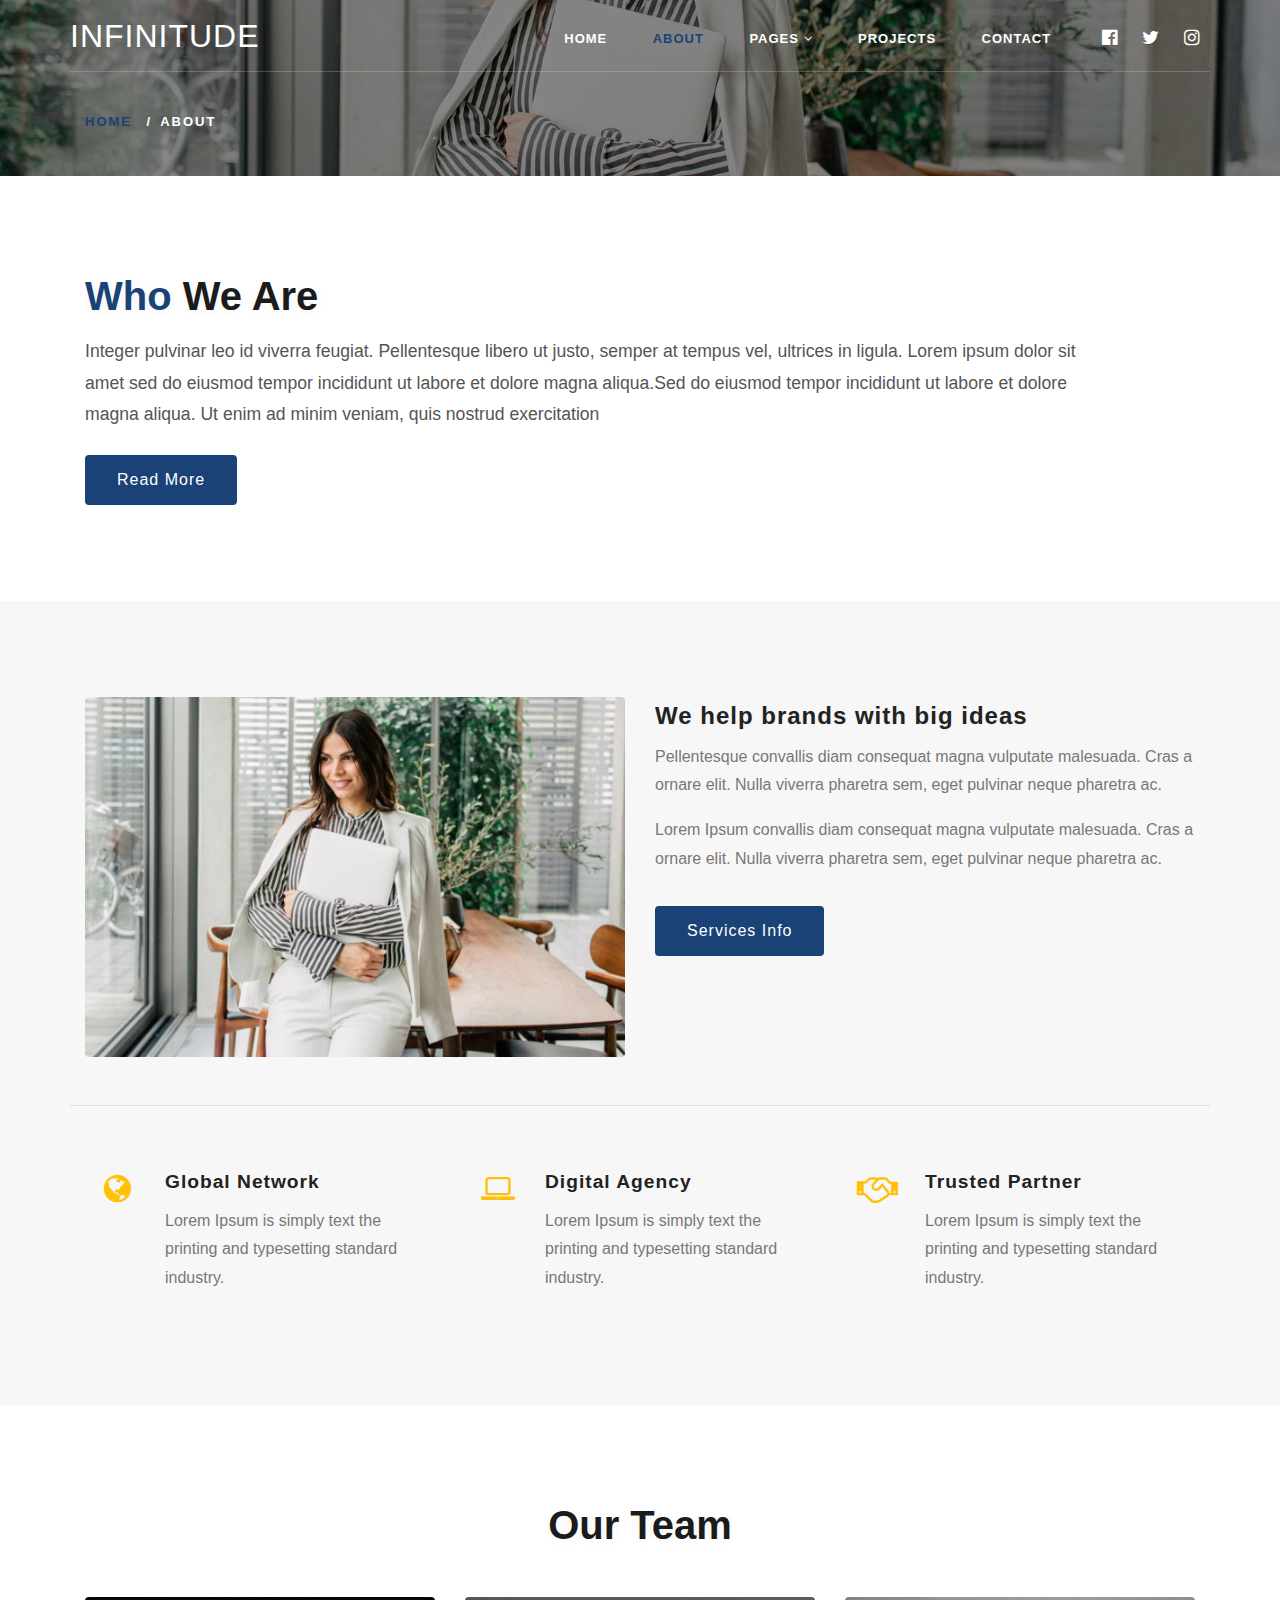
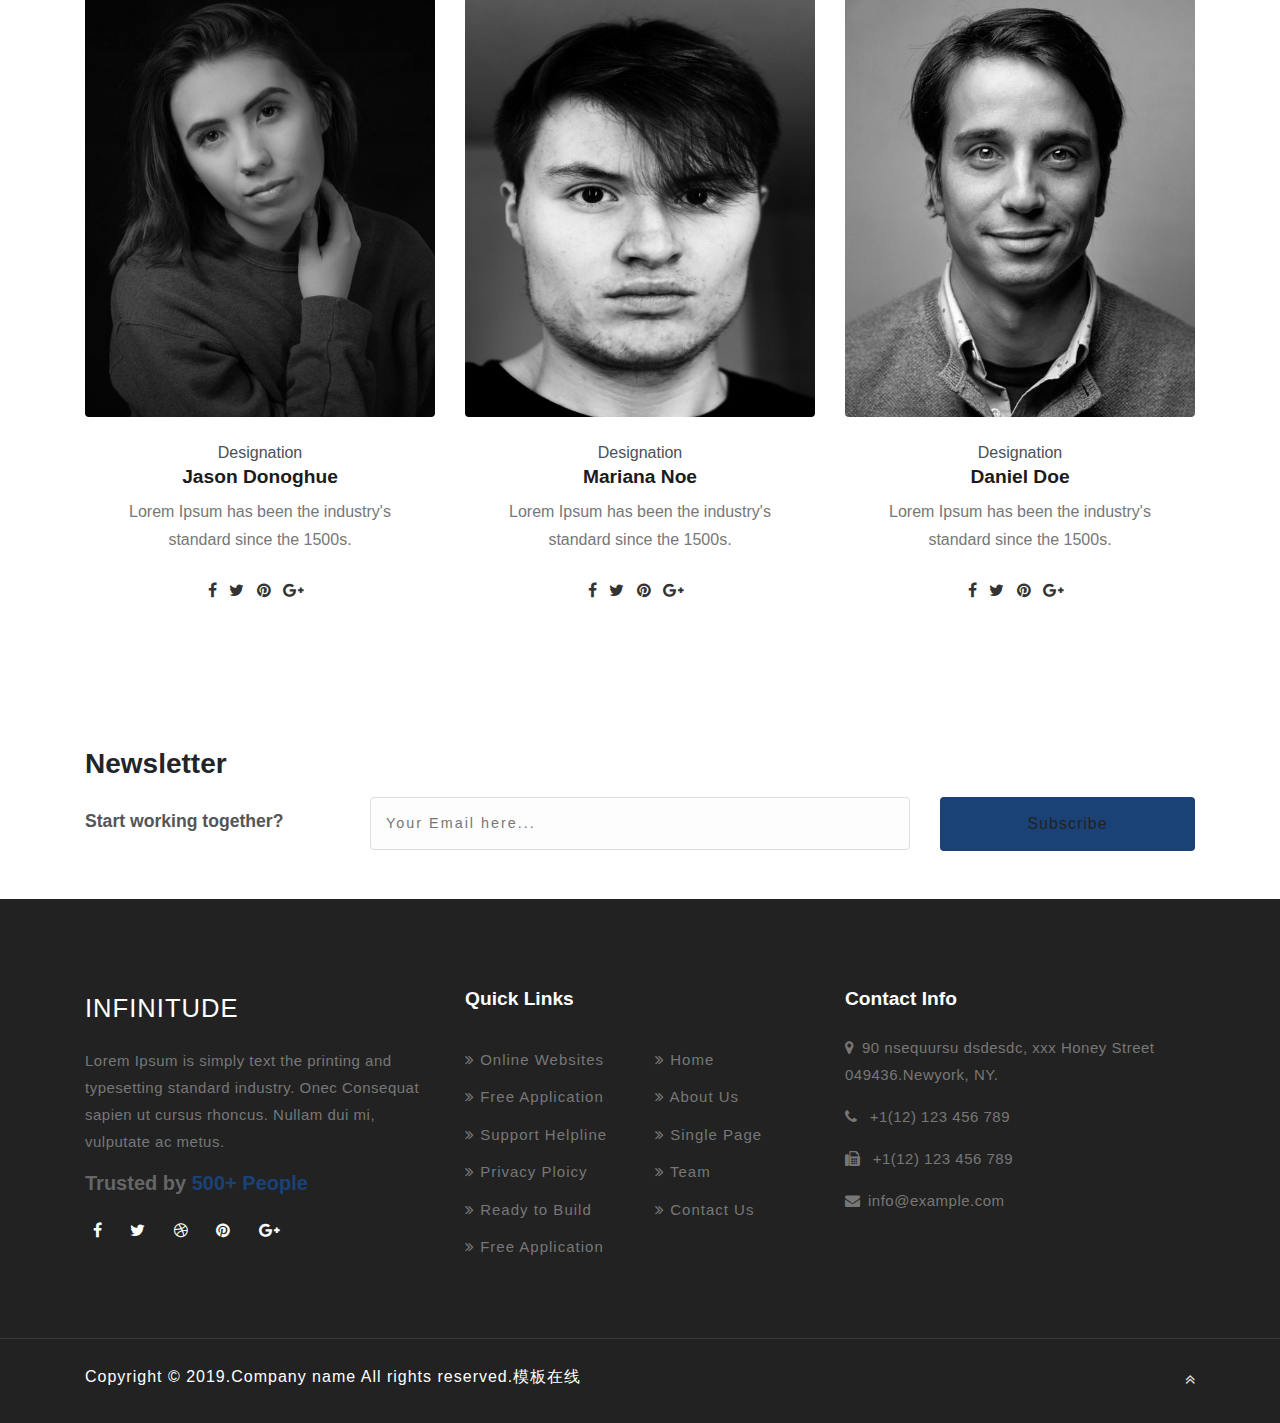
<file: about.html>
<!DOCTYPE html>
<html lang="zxx">
  <head>
    <title>About</title>
    <!-- Meta tag Keywords -->
    <meta name="viewport" content="width=device-width, initial-scale=1" />
    <meta charset="UTF-8" />
    <meta name="keywords" content="" />
    <script>
      addEventListener(
        'load',
        function () {
          setTimeout(hideURLbar, 0);
        },
        false
      );

      function hideURLbar() {
        window.scrollTo(0, 1);
      }
    </script>
    <!-- //Meta tag Keywords -->
    <!-- Custom-Files -->
    <link rel="stylesheet" href="css/bootstrap.css" />
    <!-- Bootstrap-Core-CSS -->
    <link rel="stylesheet" href="css/style.css" type="text/css" media="all" />
    <!-- Style-CSS -->
    <!-- font-awesome-icons -->
    <link href="css/font-awesome.css" rel="stylesheet" />
    <!-- //font-awesome-icons -->
  </head>

  <body>
    <!--/home -->
    <div id="home" class="inner-w3pvt-page">
      <div class="overlay-innerpage">
        <!--/top-nav -->
        <div class="top_w3pvt_main container">
          <!--/header -->
          <header class="nav_w3pvt text-center">
            <!-- nav -->
            <nav class="wthree-w3ls">
              <div id="logo">
                <h1>
                  <a class="navbar-brand px-0 mx-0" href="index.html"
                    >Infinitude
                  </a>
                </h1>
              </div>

              <label for="drop" class="toggle">Menu</label>
              <input type="checkbox" id="drop" />
              <ul class="menu mr-auto">
                <li><a href="index.html">Home</a></li>
                <li class="active"><a href="about.html">About</a></li>
                <li>
                  <!-- First Tier Drop Down -->
                  <label for="drop-2" class="toggle toggle-2"
                    >Pages
                    <span class="fa fa-angle-down" aria-hidden="true"></span>
                  </label>
                  <a href="#"
                    >Pages
                    <span class="fa fa-angle-down" aria-hidden="true"></span
                  ></a>
                  <input type="checkbox" id="drop-2" />
                  <ul>
                    <li>
                      <a href="services.html" class="drop-text">Services</a>
                    </li>
                    <li>
                      <a href="timeline.html" class="drop-text">Timeline</a>
                    </li>
                    <li><a href="team.html" class="drop-text">Team</a></li>
                    <li>
                      <a href="typo.html" class="drop-text">Typography</a>
                    </li>
                    <li><a href="error.html" class="drop-text">Faq's</a></li>
                    <li>
                      <a href="error.html" class="drop-text">Social Media</a>
                    </li>
                  </ul>
                </li>
                <li><a href="index.html">Projects</a></li>
                <li><a href="contact.html">Contact</a></li>

                <li class="social-icons ml-lg-3">
                  <a href="#" class="p-0 social-icon"
                    ><span
                      class="fa fa-facebook-official"
                      aria-hidden="true"
                    ></span>
                    <div class="tooltip">Facebook</div>
                  </a>
                </li>
                <li class="social-icons">
                  <a href="#" class="p-0 social-icon"
                    ><span class="fa fa-twitter" aria-hidden="true"></span>
                    <div class="tooltip">Twitter</div>
                  </a>
                </li>
                <li class="social-icons">
                  <a href="#" class="p-0 social-icon"
                    ><span class="fa fa-instagram" aria-hidden="true"></span>
                    <div class="tooltip">Instagram</div>
                  </a>
                </li>
              </ul>
            </nav>
            <!-- //nav -->
          </header>
          <!--//header -->

          <!--/breadcrumb-->
          <div class="inner-w3pvt-page-info">
            <ol class="breadcrumb d-flex">
              <li class="breadcrumb-item">
                <a href="index.html">Home</a>
              </li>
              <li class="breadcrumb-item active">About</li>
            </ol>
          </div>
          <!--//breadcrumb-->
        </div>
        <!-- //top-nav -->
      </div>
    </div>
    <!-- //home -->
    <!-- about -->
    <section class="about py-5">
      <div class="container py-md-5">
        <div class="about-hny-info text-left pr-lg-5">
          <h3 class="tittle-w3ls mb-3"><span class="pink">Who</span> We Are</h3>
          <p class="sub-tittle mt-3 mb-4 pr-lg-5">
            Integer pulvinar leo id viverra feugiat. Pellentesque libero ut
            justo, semper at tempus vel, ultrices in ligula. Lorem ipsum dolor
            sit amet sed do eiusmod tempor incididunt ut labore et dolore magna
            aliqua.Sed do eiusmod tempor incididunt ut labore et dolore magna
            aliqua. Ut enim ad minim veniam, quis nostrud exercitation
          </p>
          <a class="btn more black" href="single.html" role="button"
            >Read More</a
          >
        </div>
      </div>
    </section>
    <!-- //about -->
    <!--/ab-->
    <section class="banner_bottom py-5">
      <div class="container py-md-5">
        <div class="row inner_sec_info">
          <div class="col-md-6 banner_bottom_grid help">
            <img src="images/ab2.jpg" alt=" " class="img-fluid" />
          </div>
          <div class="col-md-6 banner_bottom_left">
            <h4>
              <a class="link-hny" href="services.html">
                We help brands with big ideas</a
              >
            </h4>
            <p>
              Pellentesque convallis diam consequat magna vulputate malesuada.
              Cras a ornare elit. Nulla viverra pharetra sem, eget pulvinar
              neque pharetra ac.
            </p>
            <p>
              Lorem Ipsum convallis diam consequat magna vulputate malesuada.
              Cras a ornare elit. Nulla viverra pharetra sem, eget pulvinar
              neque pharetra ac.
            </p>
            <a class="btn more black mt-3" href="services.html" role="button"
              >Services Info</a
            >
          </div>
        </div>
        <div class="row features-w3pvt-main" id="features">
          <div class="col-md-4 feature-gird">
            <div class="row features-hny-inner-gd">
              <div class="col-md-3 featured_grid_left">
                <div class="icon_left_grid">
                  <span class="fa fa-globe" aria-hidden="true"></span>
                </div>
              </div>
              <div class="col-md-9 featured_grid_right_info pl-lg-0">
                <h4>
                  <a class="link-hny" href="single.html">Global Network</a>
                </h4>
                <p>
                  Lorem Ipsum is simply text the printing and typesetting
                  standard industry.
                </p>
              </div>
            </div>
          </div>
          <div class="col-md-4 feature-gird">
            <div class="row features-hny-inner-gd">
              <div class="col-md-3 featured_grid_left">
                <div class="icon_left_grid">
                  <span class="fa fa-laptop" aria-hidden="true"></span>
                </div>
              </div>
              <div class="col-md-9 featured_grid_right_info pl-lg-0">
                <h4>
                  <a class="link-hny" href="single.html">Digital Agency</a>
                </h4>
                <p>
                  Lorem Ipsum is simply text the printing and typesetting
                  standard industry.
                </p>
              </div>
            </div>
          </div>
          <div class="col-md-4 feature-gird">
            <div class="row features-hny-inner-gd">
              <div class="col-md-3 featured_grid_left">
                <div class="icon_left_grid">
                  <span class="fa fa-handshake-o" aria-hidden="true"></span>
                </div>
              </div>
              <div class="col-md-9 featured_grid_right_info pl-lg-0">
                <h4>
                  <a class="link-hny" href="single.html">Trusted Partner</a>
                </h4>
                <p>
                  Lorem Ipsum is simply text the printing and typesetting
                  standard industry.
                </p>
              </div>
            </div>
          </div>
        </div>
      </div>
    </section>
    <!--//ab-->

    <!--/mid-->
    <section class="team py-5" id="appointment">
      <div class="container py-md-5">
        <h3 class="tittle-w3ls mb-5 text-center">Our Team</h3>
        <div class="row mt-lg-5 mt-4">
          <div class="col-md-4 team-gd text-center">
            <div class="team-img mb-4">
              <a href="team.html"
                ><img src="images/team4.jpg" class="img-fluid" alt="user-image"
              /></a>
            </div>
            <div class="team-info">
              <span class="sub-tittle-team">Designation</span>
              <h3><a href="team.html"> Jason Donoghue</a></h3>
              <p>
                Lorem Ipsum has been the industry's standard since the 1500s.
              </p>
              <div class="icon-social team mt-4">
                <a href="#" class="button-footr">
                  <span class="fa fa-facebook"></span>
                </a>
                <a href="#" class="button-footr">
                  <span class="fa fa-twitter"></span>
                </a>

                <a href="#" class="button-footr">
                  <span class="fa fa-pinterest"></span>
                </a>
                <a href="#" class="button-footr">
                  <span class="fa fa-google-plus"></span>
                </a>
              </div>
            </div>
          </div>

          <div class="col-md-4 team-gd second text-center">
            <div class="team-img mb-4">
              <a href="team.html"
                ><img src="images/team5.jpg" class="img-fluid" alt="user-image"
              /></a>
            </div>
            <div class="team-info">
              <span class="sub-tittle-team">Designation</span>
              <h3><a href="team.html"> Mariana Noe</a></h3>
              <p>
                Lorem Ipsum has been the industry's standard since the 1500s.
              </p>
              <div class="icon-social team mt-4">
                <a href="#" class="button-footr">
                  <span class="fa fa-facebook"></span>
                </a>
                <a href="#" class="button-footr">
                  <span class="fa fa-twitter"></span>
                </a>

                <a href="#" class="button-footr">
                  <span class="fa fa-pinterest"></span>
                </a>
                <a href="#" class="button-footr">
                  <span class="fa fa-google-plus"></span>
                </a>
              </div>
            </div>
          </div>
          <div class="col-md-4 team-gd text-center">
            <div class="team-img mb-4">
              <a href="team.html"
                ><img src="images/team6.jpg" class="img-fluid" alt="user-image"
              /></a>
            </div>
            <div class="team-info">
              <span class="sub-tittle-team">Designation</span>
              <h3><a href="team.html"> Daniel Doe</a></h3>
              <p>
                Lorem Ipsum has been the industry's standard since the 1500s.
              </p>
              <div class="icon-social team mt-4">
                <a href="#" class="button-footr">
                  <span class="fa fa-facebook"></span>
                </a>
                <a href="#" class="button-footr">
                  <span class="fa fa-twitter"></span>
                </a>

                <a href="#" class="button-footr">
                  <span class="fa fa-pinterest"></span>
                </a>
                <a href="#" class="button-footr">
                  <span class="fa fa-google-plus"></span>
                </a>
              </div>
            </div>
          </div>
        </div>
      </div>
    </section>
    <!--//team-->

    <!-- /news-letter -->
    <section class="news-letter-w3pvt py-5">
      <div class="container contact-form mx-auto text-left">
        <h3 class="title-w3ls two text-left mb-3">Newsletter</h3>
        <form method="post" action="#" class="w3ls-frm">
          <div class="row subscribe-sec">
            <p class="news-para col-lg-3">Start working together?</p>
            <div class="col-lg-6 con-gd">
              <input
                type="email"
                class="form-control"
                id="email"
                placeholder="Your Email here..."
                name="email"
                required
              />
            </div>
            <div class="col-lg-3 con-gd">
              <button type="submit" class="btn submit">Subscribe</button>
            </div>
          </div>
        </form>
      </div>
    </section>
    <!-- //news-letter -->

    <!-- footer -->
    <footer class="py-lg-5 py-4">
      <div class="container py-sm-3">
        <div class="row footer-grids">
          <div class="col-lg-4 mt-4">
            <h2>
              <a class="navbar-brand px-0 mx-0 mb-4" href="index.html"
                >Infinitude
              </a>
            </h2>
            <p class="mb-3">
              Lorem Ipsum is simply text the printing and typesetting standard
              industry. Onec Consequat sapien ut cursus rhoncus. Nullam dui mi,
              vulputate ac metus.
            </p>
            <h5>Trusted by <span>500+ People</span></h5>
            <div class="icon-social mt-4">
              <a href="#" class="button-footr">
                <span class="fa mx-2 fa-facebook"></span>
              </a>
              <a href="#" class="button-footr">
                <span class="fa mx-2 fa-twitter"></span>
              </a>
              <a href="#" class="button-footr">
                <span class="fa mx-2 fa-dribbble"></span>
              </a>
              <a href="#" class="button-footr">
                <span class="fa mx-2 fa-pinterest"></span>
              </a>
              <a href="#" class="button-footr">
                <span class="fa mx-2 fa-google-plus"></span>
              </a>
            </div>
          </div>
          <div class="col-lg-4 mt-4">
            <h4 class="mb-4">Quick Links</h4>
            <div class="links-wthree d-flex">
              <ul class="list-info-wthree">
                <li>
                  <a href="#"
                    ><span
                      class="fa fa-angle-double-right"
                      aria-hidden="true"
                    ></span>
                    Online Websites</a
                  >
                </li>
                <li>
                  <a href="#"
                    ><span
                      class="fa fa-angle-double-right"
                      aria-hidden="true"
                    ></span>
                    Free Application</a
                  >
                </li>
                <li>
                  <a href="#"
                    ><span
                      class="fa fa-angle-double-right"
                      aria-hidden="true"
                    ></span>
                    Support Helpline</a
                  >
                </li>
                <li>
                  <a href="#"
                    ><span
                      class="fa fa-angle-double-right"
                      aria-hidden="true"
                    ></span>
                    Privacy Ploicy</a
                  >
                </li>
                <li>
                  <a href="#"
                    ><span
                      class="fa fa-angle-double-right"
                      aria-hidden="true"
                    ></span>
                    Ready to Build</a
                  >
                </li>
                <li>
                  <a href="#"
                    ><span
                      class="fa fa-angle-double-right"
                      aria-hidden="true"
                    ></span>
                    Free Application</a
                  >
                </li>
              </ul>
              <ul class="list-info-wthree ml-5">
                <li>
                  <a href="index.html"
                    ><span
                      class="fa fa-angle-double-right"
                      aria-hidden="true"
                    ></span>
                    Home
                  </a>
                </li>
                <li>
                  <a href="about.html"
                    ><span
                      class="fa fa-angle-double-right"
                      aria-hidden="true"
                    ></span>
                    About Us
                  </a>
                </li>
                <li>
                  <a href="single.html"
                    ><span
                      class="fa fa-angle-double-right"
                      aria-hidden="true"
                    ></span>
                    Single Page
                  </a>
                </li>
                <li>
                  <a href="team.html"
                    ><span
                      class="fa fa-angle-double-right"
                      aria-hidden="true"
                    ></span>
                    Team
                  </a>
                </li>
                <li>
                  <a href="contact.html"
                    ><span
                      class="fa fa-angle-double-right"
                      aria-hidden="true"
                    ></span>
                    Contact Us
                  </a>
                </li>
              </ul>
            </div>
          </div>
          <div class="col-lg-4 mt-4 ad-info">
            <h4 class="mb-4">Contact Info</h4>
            <p>
              <span class="fa fa-map-marker"></span>90 nsequursu dsdesdc, xxx
              Honey Street 049436.<span>Newyork, NY.</span>
            </p>
            <p class="phone">
              <span class="fa fa-phone"></span> +1(12) 123 456 789
            </p>
            <p class="phone">
              <span class="fa fa-fax"></span> +1(12) 123 456 789
            </p>
            <p>
              <span class="fa fa-envelope"></span
              ><a href="mailto:info@example.com">info@example.com</a>
            </p>
          </div>
        </div>
      </div>
    </footer>
    <!-- //footer -->
    <!-- copyright -->
    <div class="copy_right p-3 d-flex">
      <div class="container">
        <div class="row d-flex">
          <div class="col-lg-9 copy_w3pvt">
            <p class="text-lg-left text-center">
              Copyright &copy; 2019.Company name All rights reserved.<a
                target="_blank"
                href="http://www.mobancss.com/"
                >模板在线</a
              >
            </p>
          </div>
          <!-- move top -->
          <div class="col-lg-3 move-top text-lg-right text-center">
            <a href="#home" class="move-top">
              <span
                class="fa fa-angle-double-up mt-3"
                aria-hidden="true"
              ></span>
            </a>
          </div>
          <!-- move top -->
        </div>
      </div>
    </div>
    <!-- //copyright -->
  </body>
</html>
</file>
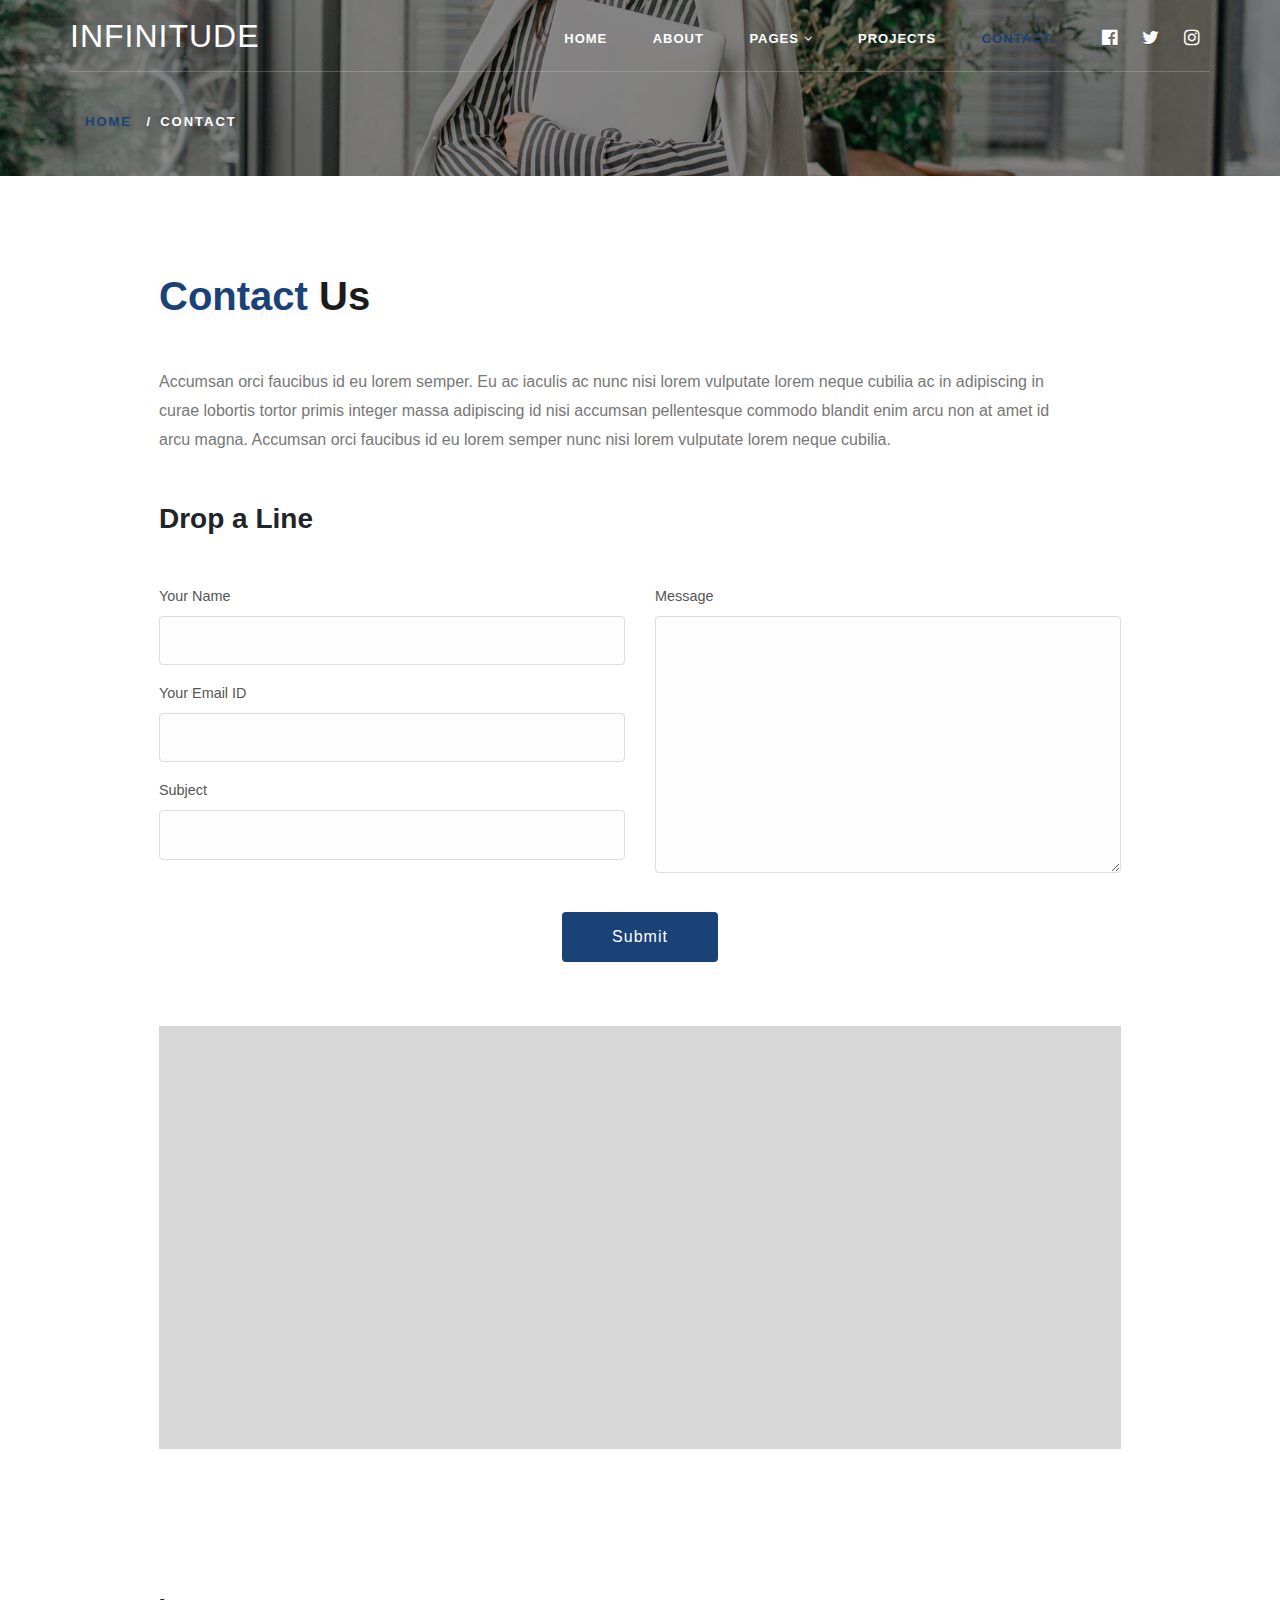
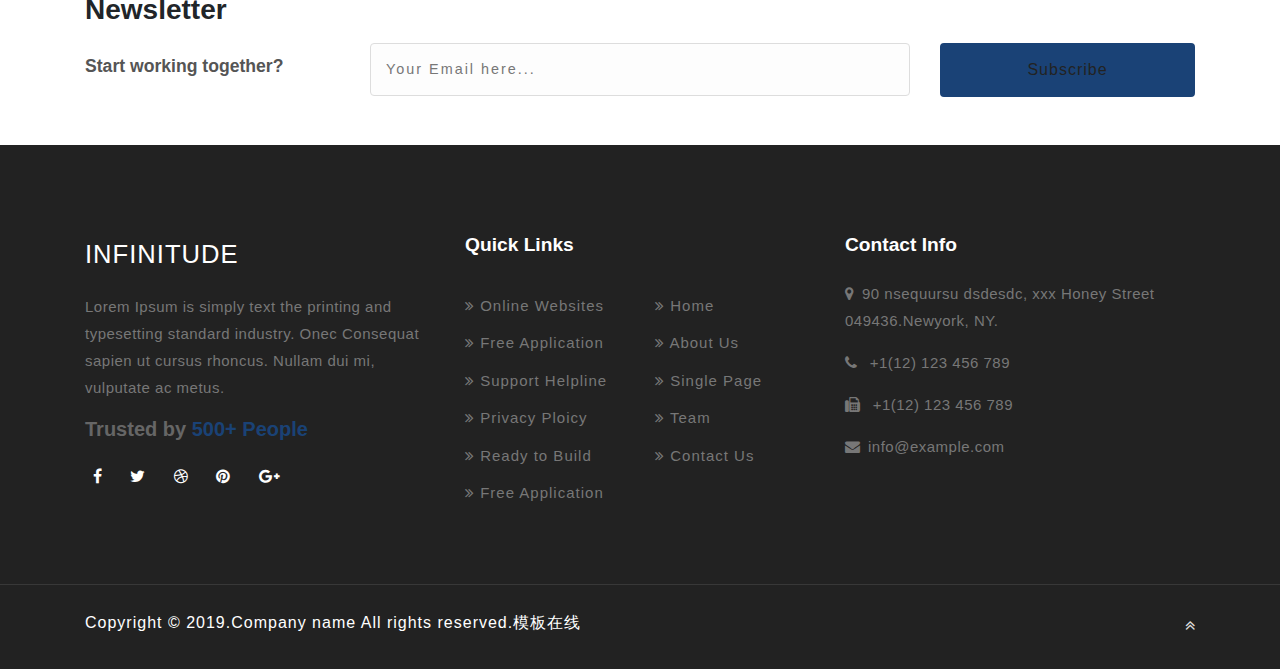
<file: contact.html>
<!DOCTYPE html>
<html lang="zxx">
  <head>
    <title>Contact</title>
    <!-- Meta tag Keywords -->
    <meta name="viewport" content="width=device-width, initial-scale=1" />
    <meta charset="UTF-8" />
    <meta name="keywords" content="" />
    <script>
      addEventListener(
        'load',
        function () {
          setTimeout(hideURLbar, 0);
        },
        false
      );

      function hideURLbar() {
        window.scrollTo(0, 1);
      }
    </script>
    <!-- //Meta tag Keywords -->
    <!-- Custom-Files -->
    <link rel="stylesheet" href="css/bootstrap.css" />
    <!-- Bootstrap-Core-CSS -->
    <link rel="stylesheet" href="css/style.css" type="text/css" media="all" />
    <!-- Style-CSS -->
    <!-- font-awesome-icons -->
    <link href="css/font-awesome.css" rel="stylesheet" />
    <!-- //font-awesome-icons -->
  </head>

  <body>
    <!--/home -->
    <div id="home" class="inner-w3pvt-page">
      <div class="overlay-innerpage">
        <!--/top-nav -->
        <div class="top_w3pvt_main container">
          <!--/header -->
          <header class="nav_w3pvt text-center">
            <!-- nav -->
            <nav class="wthree-w3ls">
              <div id="logo">
                <h1>
                  <a class="navbar-brand px-0 mx-0" href="index.html"
                    >Infinitude
                  </a>
                </h1>
              </div>

              <label for="drop" class="toggle">Menu</label>
              <input type="checkbox" id="drop" />
              <ul class="menu mr-auto">
                <li><a href="index.html">Home</a></li>
                <li><a href="about.html">About</a></li>
                <li>
                  <!-- First Tier Drop Down -->
                  <label for="drop-2" class="toggle toggle-2"
                    >Pages
                    <span class="fa fa-angle-down" aria-hidden="true"></span>
                  </label>
                  <a href="#"
                    >Pages
                    <span class="fa fa-angle-down" aria-hidden="true"></span
                  ></a>
                  <input type="checkbox" id="drop-2" />
                  <ul>
                    <li>
                      <a href="services.html" class="drop-text">Services</a>
                    </li>
                    <li class="active">
                      <a href="timeline.html" class="drop-text">Timeline</a>
                    </li>
                    <li><a href="team.html" class="drop-text">Team</a></li>
                    <li>
                      <a href="typo.html" class="drop-text">Typography</a>
                    </li>
                    <li><a href="error.html" class="drop-text">Faq's</a></li>
                    <li>
                      <a href="error.html" class="drop-text">Social Media</a>
                    </li>
                  </ul>
                </li>
                <li><a href="index.html">Projects</a></li>
                <li class="active"><a href="contact.html">Contact</a></li>

                <li class="social-icons ml-lg-3">
                  <a href="#" class="p-0 social-icon"
                    ><span
                      class="fa fa-facebook-official"
                      aria-hidden="true"
                    ></span>
                    <div class="tooltip">Facebook</div>
                  </a>
                </li>
                <li class="social-icons">
                  <a href="#" class="p-0 social-icon"
                    ><span class="fa fa-twitter" aria-hidden="true"></span>
                    <div class="tooltip">Twitter</div>
                  </a>
                </li>
                <li class="social-icons">
                  <a href="#" class="p-0 social-icon"
                    ><span class="fa fa-instagram" aria-hidden="true"></span>
                    <div class="tooltip">Instagram</div>
                  </a>
                </li>
              </ul>
            </nav>
            <!-- //nav -->
          </header>
          <!--//header -->

          <!--/breadcrumb-->
          <div class="inner-w3pvt-page-info">
            <ol class="breadcrumb d-flex">
              <li class="breadcrumb-item">
                <a href="index.html">Home</a>
              </li>
              <li class="breadcrumb-item active">Contact</li>
            </ol>
          </div>
          <!--//breadcrumb-->
        </div>
        <!-- //top-nav -->
      </div>
    </div>
    <!-- //home -->

    <!-- Contact -->
    <section class="about-info py-5 px-lg-5">
      <div class="content-w3ls-inn px-lg-5">
        <div class="container py-md-5 py-3">
          <div class="px-lg-5">
            <h3 class="tittle-w3ls mb-lg-5 mb-4">
              <span class="pink">Contact</span> Us
            </h3>
            <p class="mt-5 pr-lg-5">
              Accumsan orci faucibus id eu lorem semper. Eu ac iaculis ac nunc
              nisi lorem vulputate lorem neque cubilia ac in adipiscing in curae
              lobortis tortor primis integer massa adipiscing id nisi accumsan
              pellentesque commodo blandit enim arcu non at amet id arcu magna.
              Accumsan orci faucibus id eu lorem semper nunc nisi lorem
              vulputate lorem neque cubilia.
            </p>

            <div class="contact-hny-form mt-lg-5 mt-3">
              <h3 class="title-hny mb-lg-5 mb-3">Drop a Line</h3>
              <form
                action="https://sendmail.w3layouts.com/submitForm"
                method="post"
              >
                <div class="row">
                  <div class="col-lg-6">
                    <div class="form-group">
                      <label for="w3lName">Your Name</label>
                      <input type="text" name="w3lName" id="w3lName" />
                    </div>
                    <div class="form-group">
                      <label for="w3lSender">Your Email ID</label>
                      <input type="text" name="w3lSender" id="w3lSender" />
                    </div>
                    <div class="form-group">
                      <label for="w3lSubject">Subject</label>
                      <input type="text" name="w3lSubject" id="w3lSubject" />
                    </div>
                  </div>
                  <div class="col-lg-6">
                    <div class="form-group">
                      <label for="w3lSubject">Message</label>
                      <textarea name="w3lMessage" id="w3lMessage"> </textarea>
                    </div>
                  </div>
                  <div class="form-group mx-auto mt-3">
                    <button
                      type="submit"
                      class="btn btn-default morebtn more black con-submit"
                    >
                      Submit
                    </button>
                  </div>
                </div>
              </form>
            </div>
            <div class="map-w3pvt mt-5">
              <iframe
                src="https://www.google.com/maps/embed?pb=!1m18!1m12!1m3!1d423286.27404345275!2d-118.69191921441556!3d34.02016130939095!2m3!1f0!2f0!3f0!3m2!1i1024!2i768!4f13.1!3m3!1m2!1s0x80c2c75ddc27da13%3A0xe22fdf6f254608f4!2sLos+Angeles%2C+CA%2C+USA!5e0!3m2!1sen!2sin!4v1522474296007"
                allowfullscreen=""
              ></iframe>
            </div>
          </div>
        </div>
      </div>
    </section>
    <!-- //Contact -->

    <!-- /news-letter -->
    <section class="news-letter-w3pvt py-5">
      <div class="container contact-form mx-auto text-left">
        <h3 class="title-w3ls two text-left mb-3">Newsletter</h3>
        <form method="post" action="#" class="w3ls-frm">
          <div class="row subscribe-sec">
            <p class="news-para col-lg-3">Start working together?</p>
            <div class="col-lg-6 con-gd">
              <input
                type="email"
                class="form-control"
                id="email"
                placeholder="Your Email here..."
                name="email"
                required
              />
            </div>
            <div class="col-lg-3 con-gd">
              <button type="submit" class="btn more black more">
                Subscribe
              </button>
            </div>
          </div>
        </form>
      </div>
    </section>
    <!-- //news-letter -->

    <!-- footer -->
    <footer class="py-lg-5 py-4">
      <div class="container py-sm-3">
        <div class="row footer-grids">
          <div class="col-lg-4 mt-4">
            <h2>
              <a class="navbar-brand px-0 mx-0 mb-4" href="index.html"
                >Infinitude
              </a>
            </h2>
            <p class="mb-3">
              Lorem Ipsum is simply text the printing and typesetting standard
              industry. Onec Consequat sapien ut cursus rhoncus. Nullam dui mi,
              vulputate ac metus.
            </p>
            <h5>Trusted by <span>500+ People</span></h5>
            <div class="icon-social mt-4">
              <a href="#" class="button-footr">
                <span class="fa mx-2 fa-facebook"></span>
              </a>
              <a href="#" class="button-footr">
                <span class="fa mx-2 fa-twitter"></span>
              </a>
              <a href="#" class="button-footr">
                <span class="fa mx-2 fa-dribbble"></span>
              </a>
              <a href="#" class="button-footr">
                <span class="fa mx-2 fa-pinterest"></span>
              </a>
              <a href="#" class="button-footr">
                <span class="fa mx-2 fa-google-plus"></span>
              </a>
            </div>
          </div>
          <div class="col-lg-4 mt-4">
            <h4 class="mb-4">Quick Links</h4>
            <div class="links-wthree d-flex">
              <ul class="list-info-wthree">
                <li>
                  <a href="#"
                    ><span
                      class="fa fa-angle-double-right"
                      aria-hidden="true"
                    ></span>
                    Online Websites</a
                  >
                </li>
                <li>
                  <a href="#"
                    ><span
                      class="fa fa-angle-double-right"
                      aria-hidden="true"
                    ></span>
                    Free Application</a
                  >
                </li>
                <li>
                  <a href="#"
                    ><span
                      class="fa fa-angle-double-right"
                      aria-hidden="true"
                    ></span>
                    Support Helpline</a
                  >
                </li>
                <li>
                  <a href="#"
                    ><span
                      class="fa fa-angle-double-right"
                      aria-hidden="true"
                    ></span>
                    Privacy Ploicy</a
                  >
                </li>
                <li>
                  <a href="#"
                    ><span
                      class="fa fa-angle-double-right"
                      aria-hidden="true"
                    ></span>
                    Ready to Build</a
                  >
                </li>
                <li>
                  <a href="#"
                    ><span
                      class="fa fa-angle-double-right"
                      aria-hidden="true"
                    ></span>
                    Free Application</a
                  >
                </li>
              </ul>
              <ul class="list-info-wthree ml-5">
                <li>
                  <a href="index.html"
                    ><span
                      class="fa fa-angle-double-right"
                      aria-hidden="true"
                    ></span>
                    Home
                  </a>
                </li>
                <li>
                  <a href="about.html"
                    ><span
                      class="fa fa-angle-double-right"
                      aria-hidden="true"
                    ></span>
                    About Us
                  </a>
                </li>
                <li>
                  <a href="single.html"
                    ><span
                      class="fa fa-angle-double-right"
                      aria-hidden="true"
                    ></span>
                    Single Page
                  </a>
                </li>
                <li>
                  <a href="team.html"
                    ><span
                      class="fa fa-angle-double-right"
                      aria-hidden="true"
                    ></span>
                    Team
                  </a>
                </li>
                <li>
                  <a href="contact.html"
                    ><span
                      class="fa fa-angle-double-right"
                      aria-hidden="true"
                    ></span>
                    Contact Us
                  </a>
                </li>
              </ul>
            </div>
          </div>
          <div class="col-lg-4 mt-4 ad-info">
            <h4 class="mb-4">Contact Info</h4>
            <p>
              <span class="fa fa-map-marker"></span>90 nsequursu dsdesdc, xxx
              Honey Street 049436.<span>Newyork, NY.</span>
            </p>
            <p class="phone">
              <span class="fa fa-phone"></span> +1(12) 123 456 789
            </p>
            <p class="phone">
              <span class="fa fa-fax"></span> +1(12) 123 456 789
            </p>
            <p>
              <span class="fa fa-envelope"></span
              ><a href="mailto:info@example.com">info@example.com</a>
            </p>
          </div>
        </div>
      </div>
    </footer>
    <!-- //footer -->
    <!-- copyright -->
    <div class="copy_right p-3 d-flex">
      <div class="container">
        <div class="row d-flex">
          <div class="col-lg-9 copy_w3pvt">
            <p class="text-lg-left text-center">
              Copyright &copy; 2019.Company name All rights reserved.<a
                target="_blank"
                href="http://www.mobancss.com/"
                >模板在线</a
              >
            </p>
          </div>
          <!-- move top -->
          <div class="col-lg-3 move-top text-lg-right text-center">
            <a href="#home" class="move-top">
              <span
                class="fa fa-angle-double-up mt-3"
                aria-hidden="true"
              ></span>
            </a>
          </div>
          <!-- move top -->
        </div>
      </div>
    </div>
    <!-- //copyright -->
  </body>
</html>
</file>
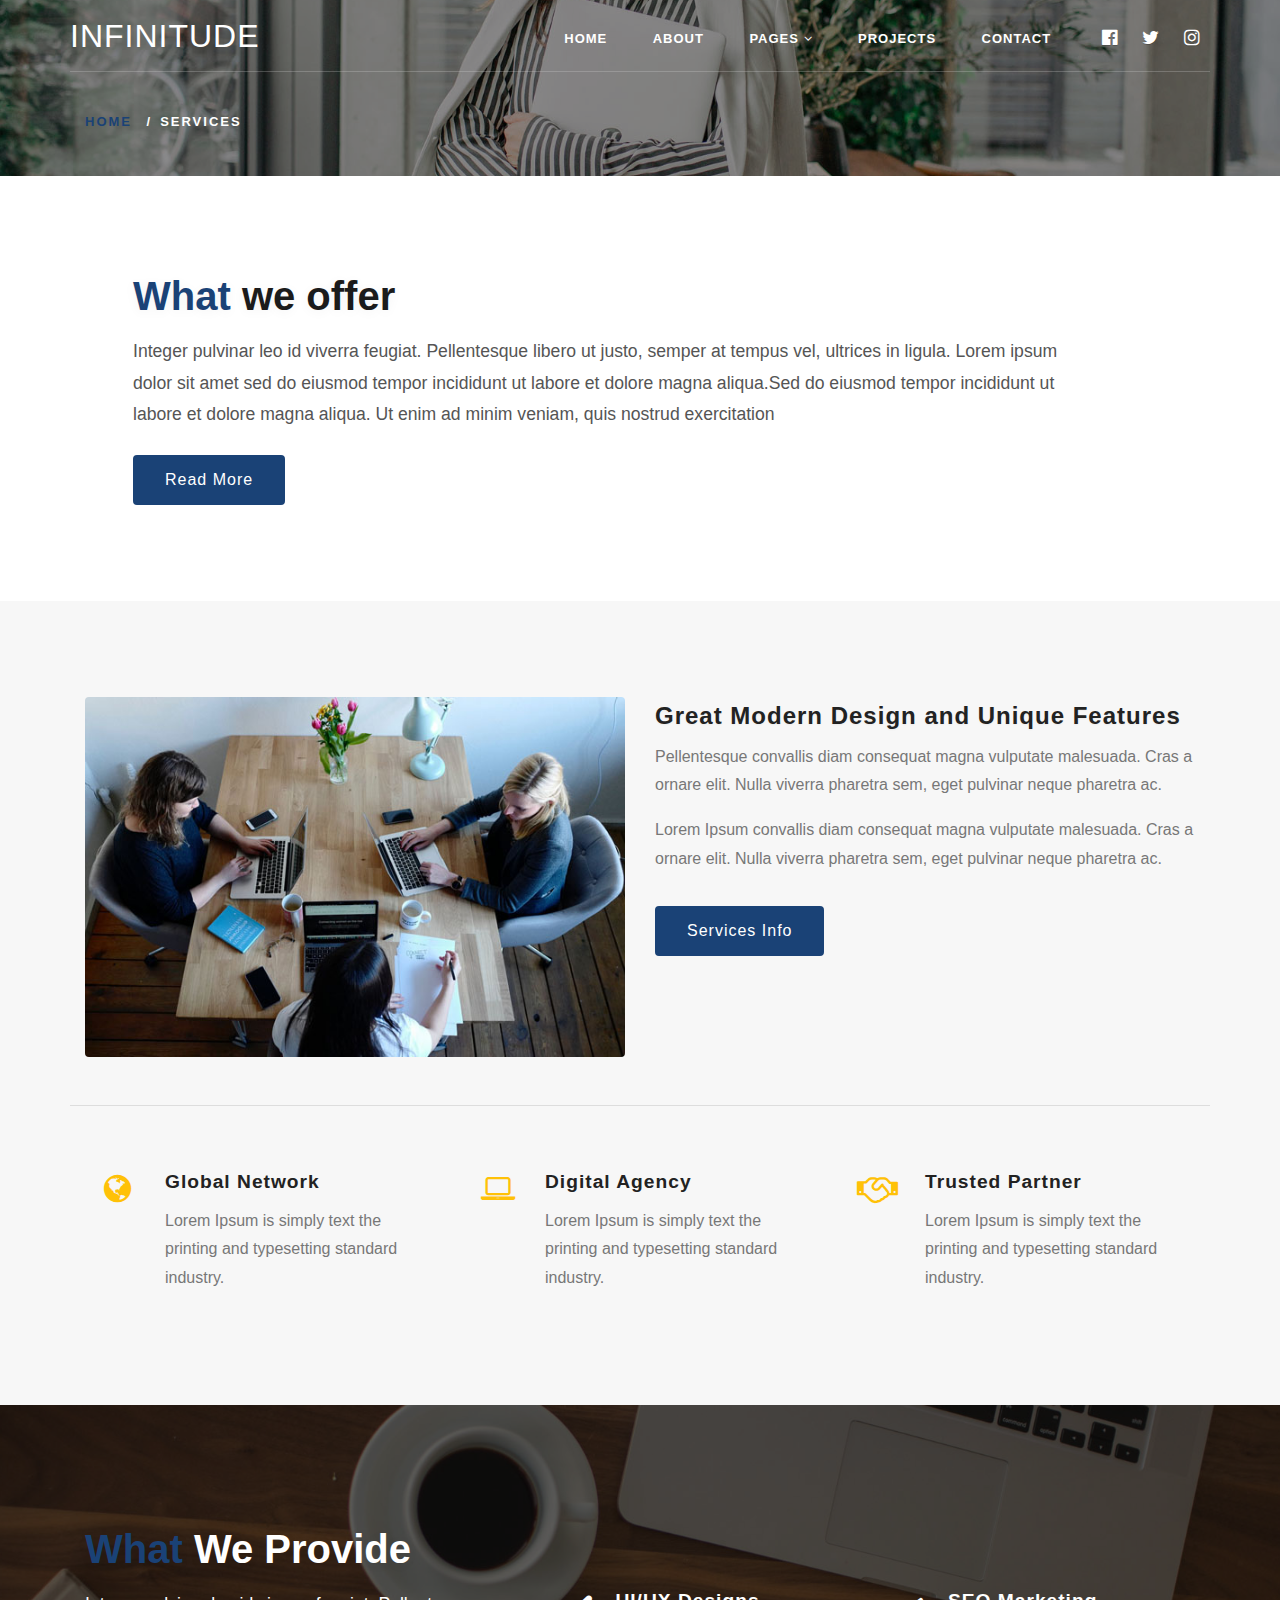
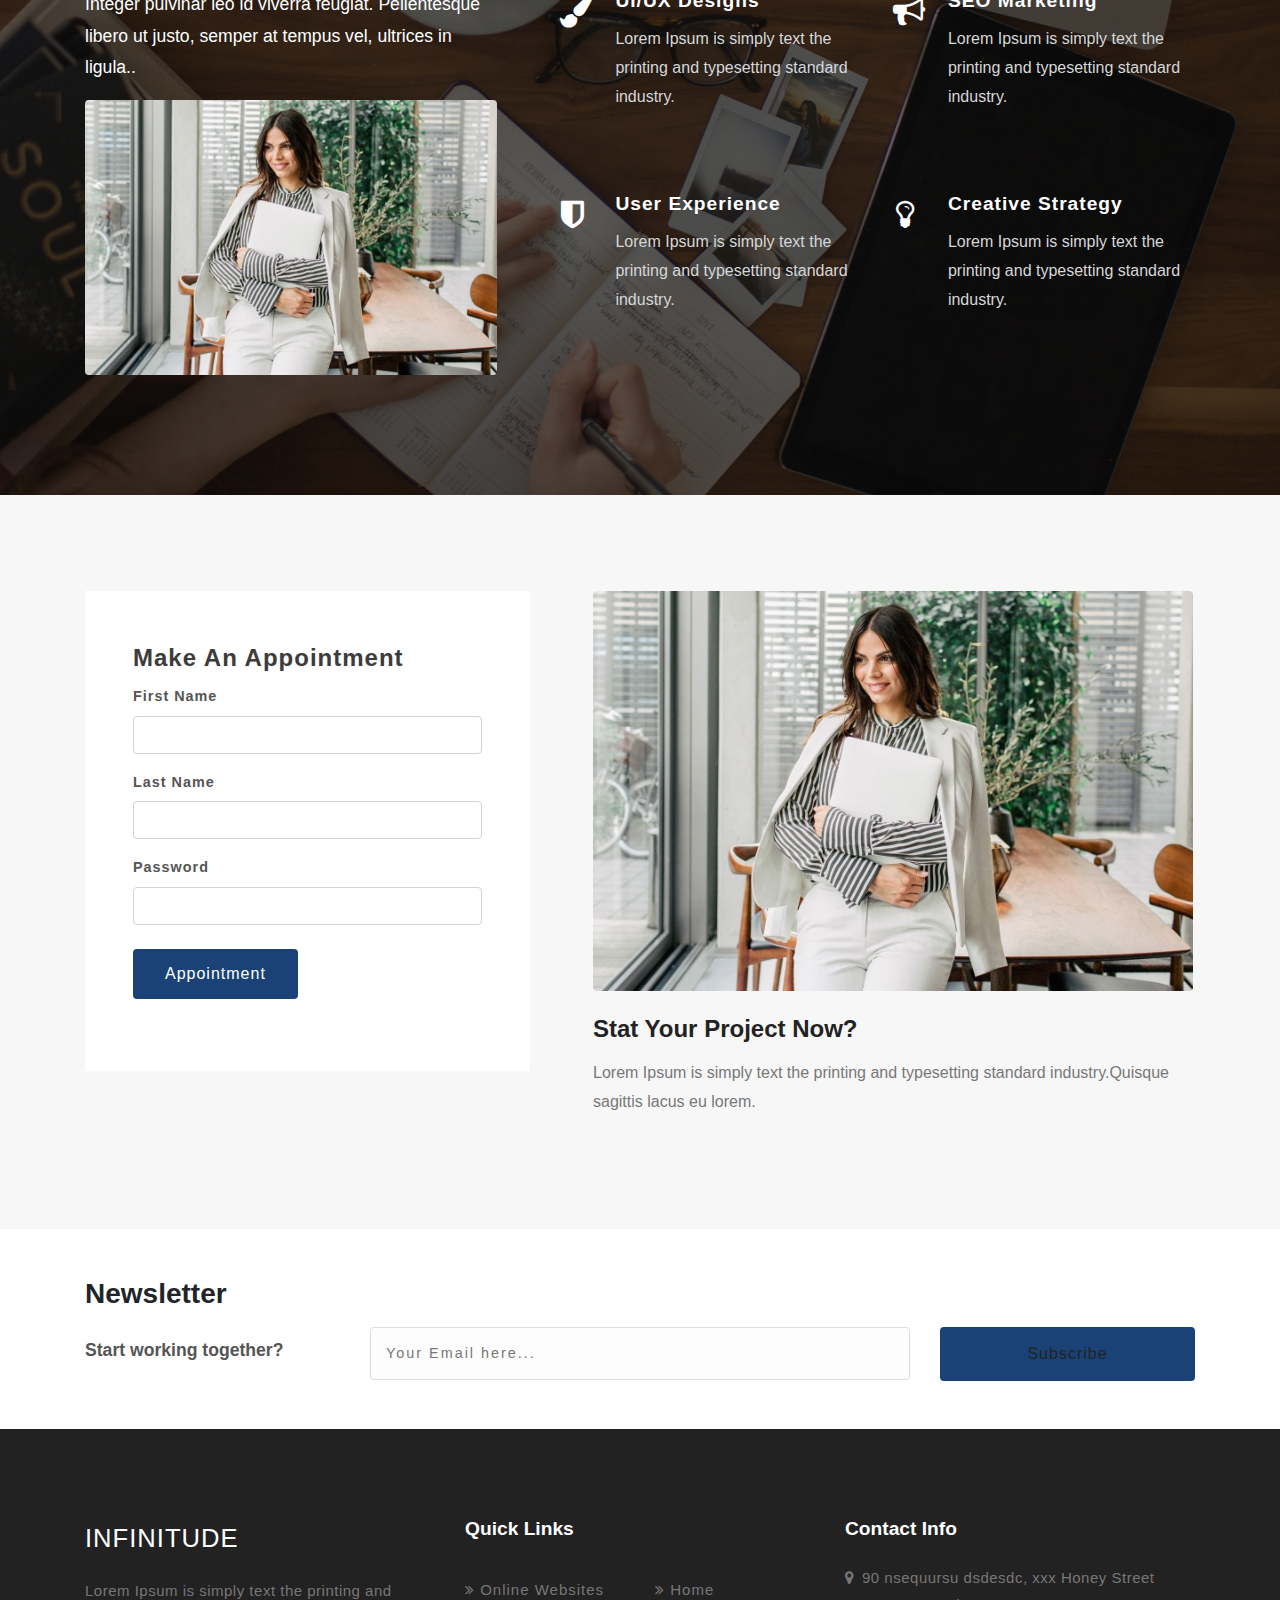
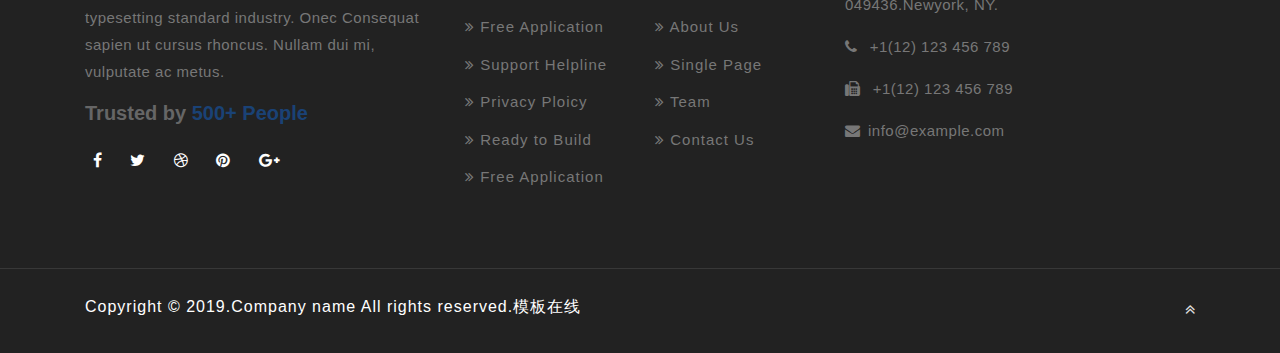
<file: services.html>
<!DOCTYPE html>
<html lang="zxx">
  <head>
    <title>Services</title>
    <!-- Meta tag Keywords -->
    <meta name="viewport" content="width=device-width, initial-scale=1" />
    <meta charset="UTF-8" />
    <meta name="keywords" content="" />
    <script>
      addEventListener(
        'load',
        function () {
          setTimeout(hideURLbar, 0);
        },
        false
      );

      function hideURLbar() {
        window.scrollTo(0, 1);
      }
    </script>
    <!-- //Meta tag Keywords -->
    <!-- Custom-Files -->
    <link rel="stylesheet" href="css/bootstrap.css" />
    <!-- Bootstrap-Core-CSS -->
    <link rel="stylesheet" href="css/style.css" type="text/css" media="all" />
    <!-- Style-CSS -->
    <!-- font-awesome-icons -->
    <link href="css/font-awesome.css" rel="stylesheet" />
    <!-- //font-awesome-icons -->
  </head>

  <body>
    <!--/home -->
    <div id="home" class="inner-w3pvt-page">
      <div class="overlay-innerpage">
        <!--/top-nav -->
        <div class="top_w3pvt_main container">
          <!--/header -->
          <header class="nav_w3pvt text-center">
            <!-- nav -->
            <nav class="wthree-w3ls">
              <div id="logo">
                <h1>
                  <a class="navbar-brand px-0 mx-0" href="index.html"
                    >Infinitude
                  </a>
                </h1>
              </div>

              <label for="drop" class="toggle">Menu</label>
              <input type="checkbox" id="drop" />
              <ul class="menu mr-auto">
                <li><a href="index.html">Home</a></li>
                <li><a href="about.html">About</a></li>
                <li>
                  <!-- First Tier Drop Down -->
                  <label for="drop-2" class="toggle toggle-2"
                    >Pages
                    <span class="fa fa-angle-down" aria-hidden="true"></span>
                  </label>
                  <a href="#"
                    >Pages
                    <span class="fa fa-angle-down" aria-hidden="true"></span
                  ></a>
                  <input type="checkbox" id="drop-2" />
                  <ul>
                    <li class="active">
                      <a href="services.html" class="drop-text">Services</a>
                    </li>
                    <li>
                      <a href="timeline.html" class="drop-text">Timeline</a>
                    </li>
                    <li><a href="team.html" class="drop-text">Team</a></li>
                    <li>
                      <a href="typo.html" class="drop-text">Typography</a>
                    </li>
                    <li><a href="error.html" class="drop-text">Faq's</a></li>
                    <li>
                      <a href="error.html" class="drop-text">Social Media</a>
                    </li>
                  </ul>
                </li>
                <li><a href="index.html">Projects</a></li>
                <li><a href="contact.html">Contact</a></li>

                <li class="social-icons ml-lg-3">
                  <a href="#" class="p-0 social-icon"
                    ><span
                      class="fa fa-facebook-official"
                      aria-hidden="true"
                    ></span>
                    <div class="tooltip">Facebook</div>
                  </a>
                </li>
                <li class="social-icons">
                  <a href="#" class="p-0 social-icon"
                    ><span class="fa fa-twitter" aria-hidden="true"></span>
                    <div class="tooltip">Twitter</div>
                  </a>
                </li>
                <li class="social-icons">
                  <a href="#" class="p-0 social-icon"
                    ><span class="fa fa-instagram" aria-hidden="true"></span>
                    <div class="tooltip">Instagram</div>
                  </a>
                </li>
              </ul>
            </nav>
            <!-- //nav -->
          </header>
          <!--//header -->

          <!--/breadcrumb-->
          <div class="inner-w3pvt-page-info">
            <ol class="breadcrumb d-flex">
              <li class="breadcrumb-item">
                <a href="index.html">Home</a>
              </li>
              <li class="breadcrumb-item active">Services</li>
            </ol>
          </div>
          <!--//breadcrumb-->
        </div>
        <!-- //top-nav -->
      </div>
    </div>
    <!-- about -->
    <section class="about py-5">
      <div class="container py-md-5">
        <div class="about-hny-info text-left px-md-5">
          <h3 class="tittle-w3ls mb-3">
            <span class="pink">What</span> we offer
          </h3>
          <p class="sub-tittle mt-3 mb-4 pr-md-5">
            Integer pulvinar leo id viverra feugiat. Pellentesque libero ut
            justo, semper at tempus vel, ultrices in ligula. Lorem ipsum dolor
            sit amet sed do eiusmod tempor incididunt ut labore et dolore magna
            aliqua.Sed do eiusmod tempor incididunt ut labore et dolore magna
            aliqua. Ut enim ad minim veniam, quis nostrud exercitation
          </p>
          <a class="btn more black" href="single.html" role="button"
            >Read More</a
          >
        </div>
      </div>
    </section>
    <!-- //about -->
    <!--/ab-->
    <section class="banner_bottom py-5">
      <div class="container py-md-5">
        <div class="row inner_sec_info">
          <div class="col-md-6 banner_bottom_grid help">
            <img src="images/ab.jpg" alt=" " class="img-fluid" />
          </div>
          <div class="col-md-6 banner_bottom_left">
            <h4>
              <a class="link-hny" href="services.html">
                Great Modern Design and Unique Features</a
              >
            </h4>
            <p>
              Pellentesque convallis diam consequat magna vulputate malesuada.
              Cras a ornare elit. Nulla viverra pharetra sem, eget pulvinar
              neque pharetra ac.
            </p>
            <p>
              Lorem Ipsum convallis diam consequat magna vulputate malesuada.
              Cras a ornare elit. Nulla viverra pharetra sem, eget pulvinar
              neque pharetra ac.
            </p>
            <a class="btn more black mt-3" href="services.html" role="button"
              >Services Info</a
            >
          </div>
        </div>
        <div class="row features-w3pvt-main" id="features">
          <div class="col-md-4 feature-gird">
            <div class="row features-hny-inner-gd">
              <div class="col-md-3 featured_grid_left">
                <div class="icon_left_grid">
                  <span class="fa fa-globe" aria-hidden="true"></span>
                </div>
              </div>
              <div class="col-md-9 featured_grid_right_info pl-lg-0">
                <h4>
                  <a class="link-hny" href="single.html">Global Network</a>
                </h4>
                <p>
                  Lorem Ipsum is simply text the printing and typesetting
                  standard industry.
                </p>
              </div>
            </div>
          </div>
          <div class="col-md-4 feature-gird">
            <div class="row features-hny-inner-gd">
              <div class="col-md-3 featured_grid_left">
                <div class="icon_left_grid">
                  <span class="fa fa-laptop" aria-hidden="true"></span>
                </div>
              </div>
              <div class="col-md-9 featured_grid_right_info pl-lg-0">
                <h4>
                  <a class="link-hny" href="single.html">Digital Agency</a>
                </h4>
                <p>
                  Lorem Ipsum is simply text the printing and typesetting
                  standard industry.
                </p>
              </div>
            </div>
          </div>
          <div class="col-md-4 feature-gird">
            <div class="row features-hny-inner-gd">
              <div class="col-md-3 featured_grid_left">
                <div class="icon_left_grid">
                  <span class="fa fa-handshake-o" aria-hidden="true"></span>
                </div>
              </div>
              <div class="col-md-9 featured_grid_right_info pl-lg-0">
                <h4>
                  <a class="link-hny" href="single.html">Trusted Partner</a>
                </h4>
                <p>
                  Lorem Ipsum is simply text the printing and typesetting
                  standard industry.
                </p>
              </div>
            </div>
          </div>
        </div>
      </div>
    </section>
    <!--//ab-->

    <!--/services-->
    <section class="services" id="services">
      <div class="over-lay-blue py-5">
        <div class="container py-md-5">
          <div class="row my-4">
            <div class="col-lg-5 services-innfo pr-5">
              <h3 class="tittle-w3ls two mb-3 text-left">
                <span class="pink">What</span> We Provide
              </h3>
              <p class="sub-tittle mt-2 mb-sm-3 text-left">
                Integer pulvinar leo id viverra feugiat. Pellentesque libero ut
                justo, semper at tempus vel, ultrices in ligula..
              </p>
              <a href="services.html"
                ><img src="images/ab2.jpg" alt="w3pvt" class="img-fluid"
              /></a>
            </div>
            <div class="col-lg-7 services-grid-inf">
              <div class="row services-w3pvt-main mt-5">
                <div class="col-lg-6 feature-gird">
                  <div class="row features-hny-inner-gd mt-3">
                    <div class="col-md-2 featured_grid_left">
                      <div class="icon_left_grid">
                        <span
                          class="fa fa-paint-brush"
                          aria-hidden="true"
                        ></span>
                      </div>
                    </div>
                    <div class="col-md-10 featured_grid_right_info">
                      <h4>
                        <a class="link-hny" href="single.html">UI/UX Designs</a>
                      </h4>
                      <p>
                        Lorem Ipsum is simply text the printing and typesetting
                        standard industry.
                      </p>
                    </div>
                  </div>
                </div>
                <div class="col-lg-6 feature-gird">
                  <div class="row features-hny-inner-gd mt-3">
                    <div class="col-md-2 featured_grid_left">
                      <div class="icon_left_grid">
                        <span class="fa fa-bullhorn" aria-hidden="true"></span>
                      </div>
                    </div>
                    <div class="col-md-10 featured_grid_right_info">
                      <h4>
                        <a class="link-hny" href="single.html">SEO Marketing</a>
                      </h4>
                      <p>
                        Lorem Ipsum is simply text the printing and typesetting
                        standard industry.
                      </p>
                    </div>
                  </div>
                </div>
              </div>
              <div class="row services-w3pvt-main mt-5">
                <div class="col-lg-6 feature-gird">
                  <div class="row features-hny-inner-gd mt-3">
                    <div class="col-md-2 featured_grid_left">
                      <div class="icon_left_grid">
                        <span class="fa fa-shield" aria-hidden="true"></span>
                      </div>
                    </div>
                    <div class="col-md-10 featured_grid_right_info">
                      <h4>
                        <a class="link-hny" href="single.html"
                          >User Experience</a
                        >
                      </h4>
                      <p>
                        Lorem Ipsum is simply text the printing and typesetting
                        standard industry.
                      </p>
                    </div>
                  </div>
                </div>
                <div class="col-lg-6 feature-gird">
                  <div class="row features-hny-inner-gd mt-3">
                    <div class="col-md-2 featured_grid_left">
                      <div class="icon_left_grid">
                        <span
                          class="fa fa-lightbulb-o"
                          aria-hidden="true"
                        ></span>
                      </div>
                    </div>
                    <div class="col-md-10 featured_grid_right_info">
                      <h4>
                        <a class="link-hny" href="single.html"
                          >Creative Strategy</a
                        >
                      </h4>
                      <p>
                        Lorem Ipsum is simply text the printing and typesetting
                        standard industry.
                      </p>
                    </div>
                  </div>
                </div>
              </div>
            </div>
          </div>
        </div>
      </div>
    </section>
    <!--//services-->

    <!--/mid-->
    <section class="banner_bottom py-5" id="appointment">
      <div class="container py-md-5">
        <div class="row inner_sec_info">
          <div class="col-lg-5 banner_bottom_left">
            <div class="login p-md-5 p-4 mx-auto bg-white mw-100">
              <h4>Make An Appointment</h4>
              <form action="#" method="post">
                <div class="form-group">
                  <label>First name</label>

                  <input
                    type="text"
                    class="form-control"
                    id="validationDefault01"
                    placeholder=""
                    required=""
                  />
                </div>
                <div class="form-group">
                  <label>Last name</label>
                  <input
                    type="text"
                    class="form-control"
                    id="validationDefault02"
                    placeholder=""
                    required=""
                  />
                </div>

                <div class="form-group mb-4">
                  <label class="mb-2">Password</label>
                  <input
                    type="password"
                    class="form-control"
                    id="password1"
                    placeholder=""
                    required=""
                  />
                </div>

                <button type="submit" class="btn more black submit mb-4">
                  Appointment
                </button>
              </form>
            </div>
          </div>
          <div class="col-lg-7 banner_bottom_grid help pl-lg-5">
            <img src="images/ab2.jpg" alt=" " class="img-fluid mb-4" />
            <h4>
              <a class="link-hny" href="contact.html">Stat Your Project Now?</a>
            </h4>
            <p class="mt-3">
              Lorem Ipsum is simply text the printing and typesetting standard
              industry.Quisque sagittis lacus eu lorem.
            </p>
          </div>
        </div>
      </div>
    </section>
    <!--//mid-->

    <!-- /news-letter -->
    <section class="news-letter-w3pvt py-5">
      <div class="container contact-form mx-auto text-left">
        <h3 class="title-w3ls two text-left mb-3">Newsletter</h3>
        <form method="post" action="#" class="w3ls-frm">
          <div class="row subscribe-sec">
            <p class="news-para col-lg-3">Start working together?</p>
            <div class="col-lg-6 con-gd">
              <input
                type="email"
                class="form-control"
                id="email"
                placeholder="Your Email here..."
                name="email"
                required
              />
            </div>
            <div class="col-lg-3 con-gd">
              <button type="submit" class="btn submit">Subscribe</button>
            </div>
          </div>
        </form>
      </div>
    </section>
    <!-- //news-letter -->

    <!-- footer -->
    <footer class="py-lg-5 py-4">
      <div class="container py-sm-3">
        <div class="row footer-grids">
          <div class="col-lg-4 col-sm-6 mt-4">
            <h2>
              <a class="navbar-brand px-0 mx-0 mb-4" href="index.html"
                >Infinitude
              </a>
            </h2>
            <p class="mb-3">
              Lorem Ipsum is simply text the printing and typesetting standard
              industry. Onec Consequat sapien ut cursus rhoncus. Nullam dui mi,
              vulputate ac metus.
            </p>
            <h5>Trusted by <span>500+ People</span></h5>
            <div class="icon-social mt-4">
              <a href="#" class="button-footr">
                <span class="fa mx-2 fa-facebook"></span>
              </a>
              <a href="#" class="button-footr">
                <span class="fa mx-2 fa-twitter"></span>
              </a>
              <a href="#" class="button-footr">
                <span class="fa mx-2 fa-dribbble"></span>
              </a>
              <a href="#" class="button-footr">
                <span class="fa mx-2 fa-pinterest"></span>
              </a>
              <a href="#" class="button-footr">
                <span class="fa mx-2 fa-google-plus"></span>
              </a>
            </div>
          </div>
          <div class="col-lg-4 col-sm-6 mt-4">
            <h4 class="mb-4">Quick Links</h4>
            <div class="links-wthree d-flex">
              <ul class="list-info-wthree">
                <li>
                  <a href="#"
                    ><span
                      class="fa fa-angle-double-right"
                      aria-hidden="true"
                    ></span>
                    Online Websites</a
                  >
                </li>
                <li>
                  <a href="#"
                    ><span
                      class="fa fa-angle-double-right"
                      aria-hidden="true"
                    ></span>
                    Free Application</a
                  >
                </li>
                <li>
                  <a href="#"
                    ><span
                      class="fa fa-angle-double-right"
                      aria-hidden="true"
                    ></span>
                    Support Helpline</a
                  >
                </li>
                <li>
                  <a href="#"
                    ><span
                      class="fa fa-angle-double-right"
                      aria-hidden="true"
                    ></span>
                    Privacy Ploicy</a
                  >
                </li>
                <li>
                  <a href="#"
                    ><span
                      class="fa fa-angle-double-right"
                      aria-hidden="true"
                    ></span>
                    Ready to Build</a
                  >
                </li>
                <li>
                  <a href="#"
                    ><span
                      class="fa fa-angle-double-right"
                      aria-hidden="true"
                    ></span>
                    Free Application</a
                  >
                </li>
              </ul>
              <ul class="list-info-wthree ml-5">
                <li>
                  <a href="index.html"
                    ><span
                      class="fa fa-angle-double-right"
                      aria-hidden="true"
                    ></span>
                    Home
                  </a>
                </li>
                <li>
                  <a href="about.html"
                    ><span
                      class="fa fa-angle-double-right"
                      aria-hidden="true"
                    ></span>
                    About Us
                  </a>
                </li>
                <li>
                  <a href="single.html"
                    ><span
                      class="fa fa-angle-double-right"
                      aria-hidden="true"
                    ></span>
                    Single Page
                  </a>
                </li>
                <li>
                  <a href="team.html"
                    ><span
                      class="fa fa-angle-double-right"
                      aria-hidden="true"
                    ></span>
                    Team
                  </a>
                </li>
                <li>
                  <a href="contact.html"
                    ><span
                      class="fa fa-angle-double-right"
                      aria-hidden="true"
                    ></span>
                    Contact Us
                  </a>
                </li>
              </ul>
            </div>
          </div>
          <div class="col-lg-4 col-sm-6 mt-4 ad-info">
            <h4 class="mb-4">Contact Info</h4>
            <p>
              <span class="fa fa-map-marker"></span>90 nsequursu dsdesdc, xxx
              Honey Street 049436.<span>Newyork, NY.</span>
            </p>
            <p class="phone">
              <span class="fa fa-phone"></span> +1(12) 123 456 789
            </p>
            <p class="phone">
              <span class="fa fa-fax"></span> +1(12) 123 456 789
            </p>
            <p>
              <span class="fa fa-envelope"></span
              ><a href="mailto:info@example.com">info@example.com</a>
            </p>
          </div>
        </div>
      </div>
    </footer>
    <!-- //footer -->
    <!-- copyright -->
    <div class="copy_right p-3 d-flex">
      <div class="container">
        <div class="row d-flex">
          <div class="col-lg-9 copy_w3pvt">
            <p class="text-lg-left text-center">
              Copyright &copy; 2019.Company name All rights reserved.<a
                target="_blank"
                href="http://www.mobancss.com/"
                >模板在线</a
              >
            </p>
          </div>
          <!-- move top -->
          <div class="col-lg-3 move-top text-lg-right text-center">
            <a href="#home" class="move-top">
              <span
                class="fa fa-angle-double-up mt-3"
                aria-hidden="true"
              ></span>
            </a>
          </div>
          <!-- move top -->
        </div>
      </div>
    </div>
    <!-- //copyright -->
  </body>
</html>
</file>
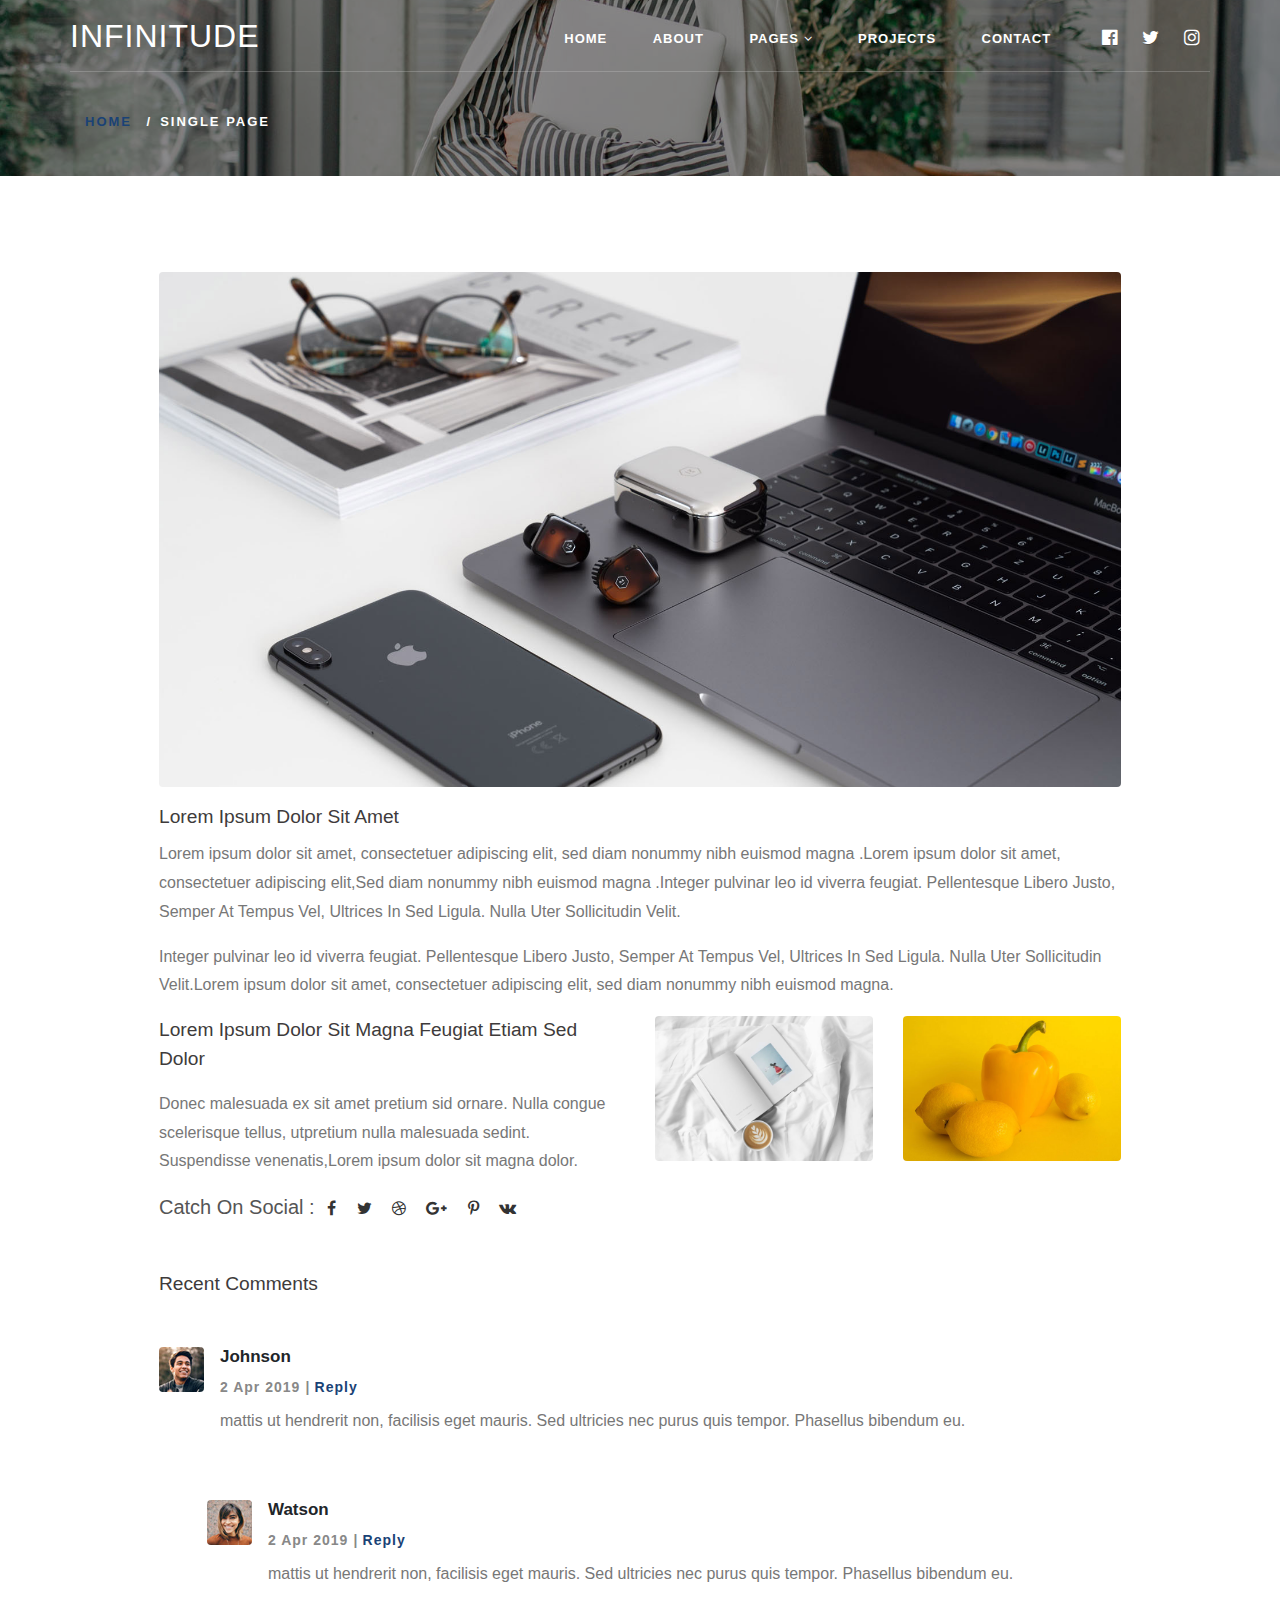
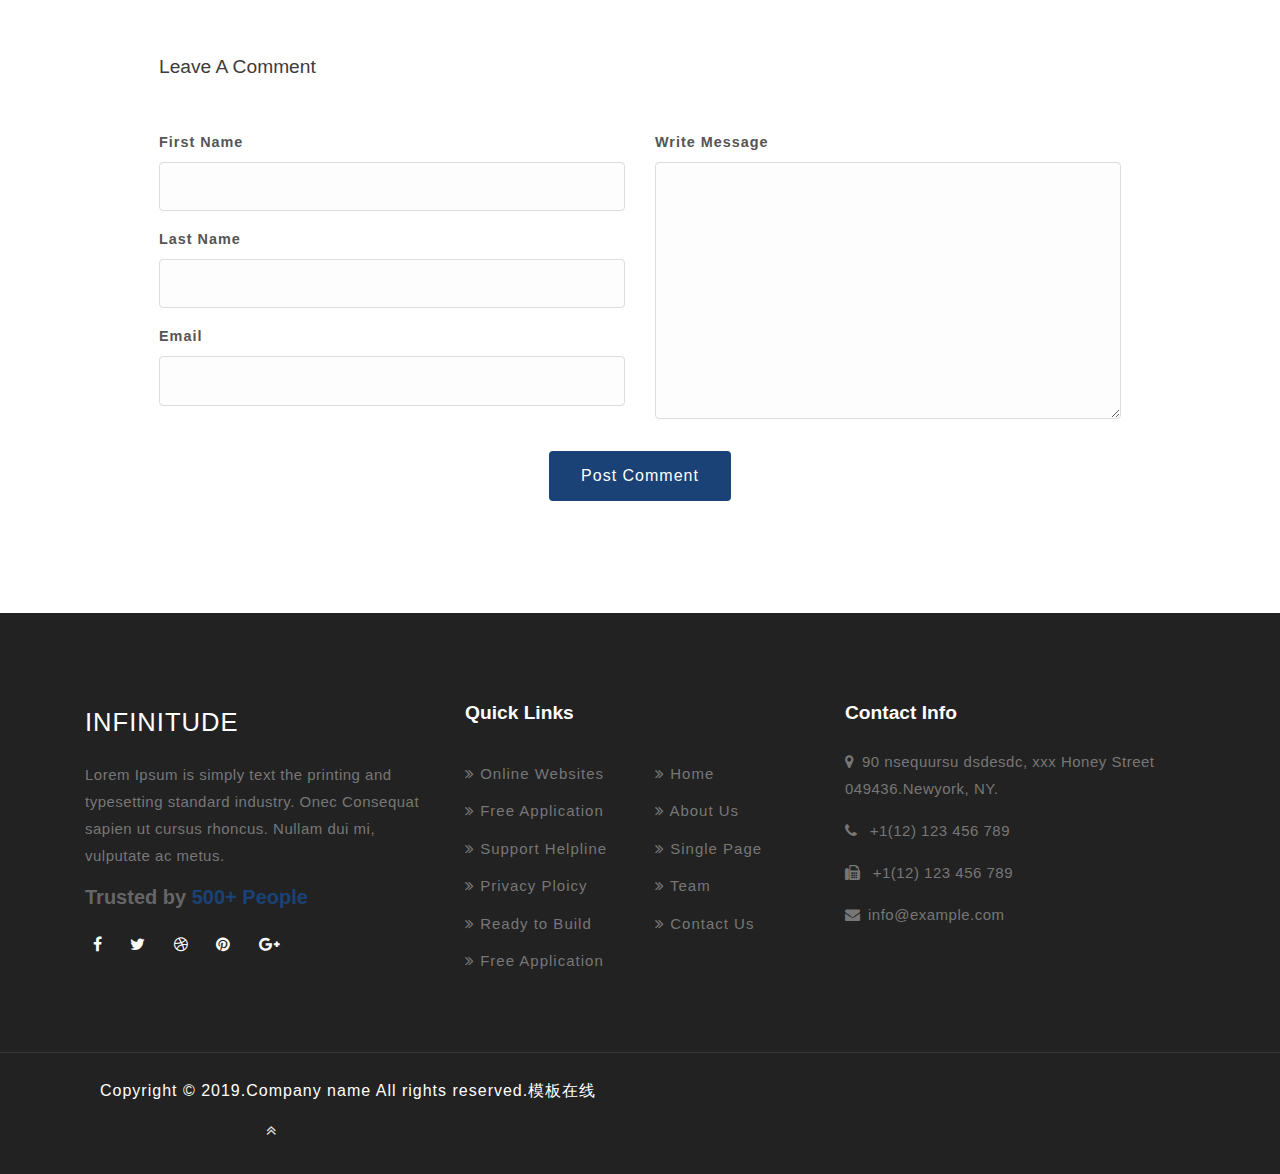
<file: single.html>
<!DOCTYPE html>
<html lang="zxx">
  <head>
    <title>Single Page</title>
    <!-- Meta tag Keywords -->
    <meta name="viewport" content="width=device-width, initial-scale=1" />
    <meta charset="UTF-8" />
    <meta name="keywords" content="" />
    <script>
      addEventListener(
        'load',
        function () {
          setTimeout(hideURLbar, 0);
        },
        false
      );

      function hideURLbar() {
        window.scrollTo(0, 1);
      }
    </script>
    <!-- //Meta tag Keywords -->
    <!-- Custom-Files -->
    <link rel="stylesheet" href="css/bootstrap.css" />
    <!-- Bootstrap-Core-CSS -->
    <link rel="stylesheet" href="css/style.css" type="text/css" media="all" />
    <!-- Style-CSS -->
    <!-- font-awesome-icons -->
    <link href="css/font-awesome.css" rel="stylesheet" />
    <!-- //font-awesome-icons -->
  </head>

  <body>
    <!--/home -->
    <div id="home" class="inner-w3pvt-page">
      <div class="overlay-innerpage">
        <!--/top-nav -->
        <div class="top_w3pvt_main container">
          <!--/header -->
          <header class="nav_w3pvt text-center">
            <!-- nav -->
            <nav class="wthree-w3ls">
              <div id="logo">
                <h1>
                  <a class="navbar-brand px-0 mx-0" href="index.html"
                    >Infinitude
                  </a>
                </h1>
              </div>

              <label for="drop" class="toggle">Menu</label>
              <input type="checkbox" id="drop" />
              <ul class="menu mr-auto">
                <li><a href="index.html">Home</a></li>
                <li><a href="about.html">About</a></li>
                <li>
                  <!-- First Tier Drop Down -->
                  <label for="drop-2" class="toggle toggle-2"
                    >Pages
                    <span class="fa fa-angle-down" aria-hidden="true"></span>
                  </label>
                  <a href="#"
                    >Pages
                    <span class="fa fa-angle-down" aria-hidden="true"></span
                  ></a>
                  <input type="checkbox" id="drop-2" />
                  <ul>
                    <li>
                      <a href="services.html" class="drop-text">Services</a>
                    </li>
                    <li>
                      <a href="timeline.html" class="drop-text">Timeline</a>
                    </li>
                    <li><a href="team.html" class="drop-text">Team</a></li>
                    <li>
                      <a href="typo.html" class="drop-text">Typography</a>
                    </li>
                    <li><a href="error.html" class="drop-text">Faq's</a></li>
                    <li>
                      <a href="error.html" class="drop-text">Social Media</a>
                    </li>
                  </ul>
                </li>
                <li><a href="index.html">Projects</a></li>
                <li><a href="contact.html">Contact</a></li>

                <li class="social-icons ml-lg-3">
                  <a href="#" class="p-0 social-icon"
                    ><span
                      class="fa fa-facebook-official"
                      aria-hidden="true"
                    ></span>
                    <div class="tooltip">Facebook</div>
                  </a>
                </li>
                <li class="social-icons">
                  <a href="#" class="p-0 social-icon"
                    ><span class="fa fa-twitter" aria-hidden="true"></span>
                    <div class="tooltip">Twitter</div>
                  </a>
                </li>
                <li class="social-icons">
                  <a href="#" class="p-0 social-icon"
                    ><span class="fa fa-instagram" aria-hidden="true"></span>
                    <div class="tooltip">Instagram</div>
                  </a>
                </li>
              </ul>
            </nav>
            <!-- //nav -->
          </header>
          <!--//header -->

          <!--/breadcrumb-->
          <div class="inner-w3pvt-page-info">
            <ol class="breadcrumb d-flex">
              <li class="breadcrumb-item">
                <a href="index.html">Home</a>
              </li>
              <li class="breadcrumb-item active">Single Page</li>
            </ol>
          </div>
          <!--//breadcrumb-->
        </div>
        <!-- //top-nav -->
      </div>
    </div>
    <!-- //home -->

    <!-- Contact -->
    <section class="about-info p-lg-5 p-3">
      <div class="content-w3ls-inn px-lg-5">
        <div class="container py-md-5 py-3">
          <div class="content-sing-w3pvt px-lg-5">
            <img class="img-fluid mb-2" src="images/banner2.jpg" alt="" />
            <h4 class="title-hny my-2">Lorem ipsum dolor sit amet</h4>
            <p>
              Lorem ipsum dolor sit amet, consectetuer adipiscing elit, sed diam
              nonummy nibh euismod magna .Lorem ipsum dolor sit amet,
              consectetuer adipiscing elit,Sed diam nonummy nibh euismod magna
              .Integer pulvinar leo id viverra feugiat. Pellentesque Libero
              Justo, Semper At Tempus Vel, Ultrices In Sed Ligula. Nulla Uter
              Sollicitudin Velit.
            </p>
            <p class="mt-2">
              Integer pulvinar leo id viverra feugiat. Pellentesque Libero
              Justo, Semper At Tempus Vel, Ultrices In Sed Ligula. Nulla Uter
              Sollicitudin Velit.Lorem ipsum dolor sit amet, consectetuer
              adipiscing elit, sed diam nonummy nibh euismod magna.
            </p>

            <div class="row about-w3pvt-top mt-2">
              <div class="col-lg-6 about-info">
                <h4 class="title-hny mb-3">
                  Lorem ipsum dolor sit magna feugiat etiam sed dolor
                </h4>
                <p>
                  Donec malesuada ex sit amet pretium sid ornare. Nulla congue
                  scelerisque tellus, utpretium nulla malesuada sedint.
                  Suspendisse venenatis,Lorem ipsum dolor sit magna dolor.
                </p>
              </div>
              <div class="col-lg-6 about-img">
                <div class="row">
                  <div class="col">
                    <img
                      src="images/g3.jpg"
                      class="img-fluid"
                      alt="user-image"
                    />
                  </div>
                  <div class="col">
                    <img
                      src="images/g2.jpg"
                      class="img-fluid"
                      alt="user-image"
                    />
                  </div>
                </div>
              </div>
            </div>
            <div class="social-icons-footer">
              <ul class="list-unstyled w3pvt-icons mb-5">
                <li class="lead">Catch On Social :</li>
                <li>
                  <a href="#">
                    <span class="fa fa-facebook-f"></span>
                  </a>
                </li>
                <li>
                  <a href="#">
                    <span class="fa fa-twitter"></span>
                  </a>
                </li>
                <li>
                  <a href="#">
                    <span class="fa fa-dribbble"></span>
                  </a>
                </li>
                <li>
                  <a href="#">
                    <span class="fa fa-google-plus"></span>
                  </a>
                </li>
                <li>
                  <a href="#">
                    <span class="fa fa-pinterest-p"></span>
                  </a>
                </li>
                <li>
                  <a href="#">
                    <span class="fa fa-vk"></span>
                  </a>
                </li>
              </ul>
            </div>
          </div>
          <div class="comments my-5 px-lg-5">
            <h4 class="title-hny mb-5">Recent Comments</h4>
            <div class="comments-grids mt-4">
              <div class="media mt-4">
                <img class="mr-3" src="images/t1.jpg" alt="image" />
                <div class="media-body comments-grid-right">
                  <h4>Johnson</h4>
                  <ul class="my-2">
                    <li class="font-weight-bold">
                      2 Apr 2019
                      <i>|</i>
                    </li>
                    <li>
                      <a href="#" class="font-weight-bold">Reply</a>
                    </li>
                  </ul>
                  <p>
                    mattis ut hendrerit non, facilisis eget mauris. Sed
                    ultricies nec purus quis tempor. Phasellus bibendum eu.
                  </p>
                </div>
              </div>
              <div class="media mt-sm-5 mt-3 ml-5">
                <a class="pr-3" href="#">
                  <img
                    src="images/t2.jpg"
                    class="img-fluid media-img"
                    alt="image"
                  />
                </a>
                <div class="media-body comments-grid-right">
                  <h4>Watson</h4>
                  <ul class="my-2">
                    <li class="font-weight-bold">
                      2 Apr 2019
                      <i>|</i>
                    </li>
                    <li>
                      <a href="#" class="font-weight-bold">Reply</a>
                    </li>
                  </ul>
                  <p>
                    mattis ut hendrerit non, facilisis eget mauris. Sed
                    ultricies nec purus quis tempor. Phasellus bibendum eu.
                  </p>
                </div>
              </div>
            </div>
          </div>
          <div class="contact-right-hny-info login px-lg-5">
            <h4 class="title-hny mb-5">Leave a Comment</h4>
            <form action="#" class="contact-hny-form" method="post">
              <div class="row">
                <div class="col-lg-6">
                  <div class="form-group">
                    <label>First Name</label>
                    <input
                      class="form-control"
                      type="text"
                      name="Name"
                      placeholder=""
                      required=""
                    />
                  </div>
                  <div class="form-group">
                    <label>Last Name</label>
                    <input
                      class="form-control"
                      type="text"
                      name="Name"
                      placeholder=""
                      required=""
                    />
                  </div>
                  <div class="form-group">
                    <label>Email</label>
                    <input
                      class="form-control"
                      type="email"
                      name="Email"
                      placeholder=""
                      required=""
                    />
                  </div>
                </div>
                <div class="col-lg-6">
                  <div class="form-group">
                    <label>Write Message</label>
                    <textarea
                      class="form-control"
                      name="Message"
                      placeholder=""
                      required=""
                    ></textarea>
                  </div>
                </div>
                <div class="form-group mx-auto mt-3">
                  <button type="submit" class="btn more">Post Comment</button>
                </div>
              </div>
            </form>
          </div>
        </div>
      </div>
    </section>
    <!-- //single -->

    <!-- footer -->
    <footer class="py-lg-5 py-4">
      <div class="container py-sm-3">
        <div class="row footer-grids">
          <div class="col-lg-4 mt-4">
            <h2>
              <a class="navbar-brand px-0 mx-0 mb-4" href="index.html"
                >Infinitude
              </a>
            </h2>
            <p class="mb-3">
              Lorem Ipsum is simply text the printing and typesetting standard
              industry. Onec Consequat sapien ut cursus rhoncus. Nullam dui mi,
              vulputate ac metus.
            </p>
            <h5>Trusted by <span>500+ People</span></h5>
            <div class="icon-social mt-4">
              <a href="#" class="button-footr">
                <span class="fa mx-2 fa-facebook"></span>
              </a>
              <a href="#" class="button-footr">
                <span class="fa mx-2 fa-twitter"></span>
              </a>
              <a href="#" class="button-footr">
                <span class="fa mx-2 fa-dribbble"></span>
              </a>
              <a href="#" class="button-footr">
                <span class="fa mx-2 fa-pinterest"></span>
              </a>
              <a href="#" class="button-footr">
                <span class="fa mx-2 fa-google-plus"></span>
              </a>
            </div>
          </div>
          <div class="col-lg-4 mt-4">
            <h4 class="mb-4">Quick Links</h4>
            <div class="links-wthree d-flex">
              <ul class="list-info-wthree">
                <li>
                  <a href="#"
                    ><span
                      class="fa fa-angle-double-right"
                      aria-hidden="true"
                    ></span>
                    Online Websites</a
                  >
                </li>
                <li>
                  <a href="#"
                    ><span
                      class="fa fa-angle-double-right"
                      aria-hidden="true"
                    ></span>
                    Free Application</a
                  >
                </li>
                <li>
                  <a href="#"
                    ><span
                      class="fa fa-angle-double-right"
                      aria-hidden="true"
                    ></span>
                    Support Helpline</a
                  >
                </li>
                <li>
                  <a href="#"
                    ><span
                      class="fa fa-angle-double-right"
                      aria-hidden="true"
                    ></span>
                    Privacy Ploicy</a
                  >
                </li>
                <li>
                  <a href="#"
                    ><span
                      class="fa fa-angle-double-right"
                      aria-hidden="true"
                    ></span>
                    Ready to Build</a
                  >
                </li>
                <li>
                  <a href="#"
                    ><span
                      class="fa fa-angle-double-right"
                      aria-hidden="true"
                    ></span>
                    Free Application</a
                  >
                </li>
              </ul>
              <ul class="list-info-wthree ml-5">
                <li>
                  <a href="index.html"
                    ><span
                      class="fa fa-angle-double-right"
                      aria-hidden="true"
                    ></span>
                    Home
                  </a>
                </li>
                <li>
                  <a href="about.html"
                    ><span
                      class="fa fa-angle-double-right"
                      aria-hidden="true"
                    ></span>
                    About Us
                  </a>
                </li>
                <li>
                  <a href="single.html"
                    ><span
                      class="fa fa-angle-double-right"
                      aria-hidden="true"
                    ></span>
                    Single Page
                  </a>
                </li>
                <li>
                  <a href="team.html"
                    ><span
                      class="fa fa-angle-double-right"
                      aria-hidden="true"
                    ></span>
                    Team
                  </a>
                </li>
                <li>
                  <a href="contact.html"
                    ><span
                      class="fa fa-angle-double-right"
                      aria-hidden="true"
                    ></span>
                    Contact Us
                  </a>
                </li>
              </ul>
            </div>
          </div>
          <div class="col-lg-4 mt-4 ad-info">
            <h4 class="mb-4">Contact Info</h4>
            <p>
              <span class="fa fa-map-marker"></span>90 nsequursu dsdesdc, xxx
              Honey Street 049436.<span>Newyork, NY.</span>
            </p>
            <p class="phone">
              <span class="fa fa-phone"></span> +1(12) 123 456 789
            </p>
            <p class="phone">
              <span class="fa fa-fax"></span> +1(12) 123 456 789
            </p>
            <p>
              <span class="fa fa-envelope"></span
              ><a href="mailto:info@example.com">info@example.com</a>
            </p>
          </div>
        </div>
      </div>
    </footer>
    <!-- //footer -->
    <!-- copyright -->
    <div class="copy_right p-3 d-flex">
      <div class="container">
        <div class="row d-flex">
          <div class="col-lg-9 copy_w3pvt">
            <div class="col-lg-9 copy_w3pvt">
              <p class="text-lg-left text-center">
                Copyright &copy; 2019.Company name All rights reserved.<a
                  target="_blank"
                  href="http://www.mobancss.com/"
                  >模板在线</a
                >
              </p>
            </div>
            <!-- move top -->
            <div class="col-lg-3 move-top text-lg-right text-center">
              <a href="#home" class="move-top">
                <span
                  class="fa fa-angle-double-up mt-3"
                  aria-hidden="true"
                ></span>
              </a>
            </div>
            <!-- move top -->
          </div>
        </div>
      </div>
    </div>
    <!-- //copyright -->
  </body>
</html>
</file>
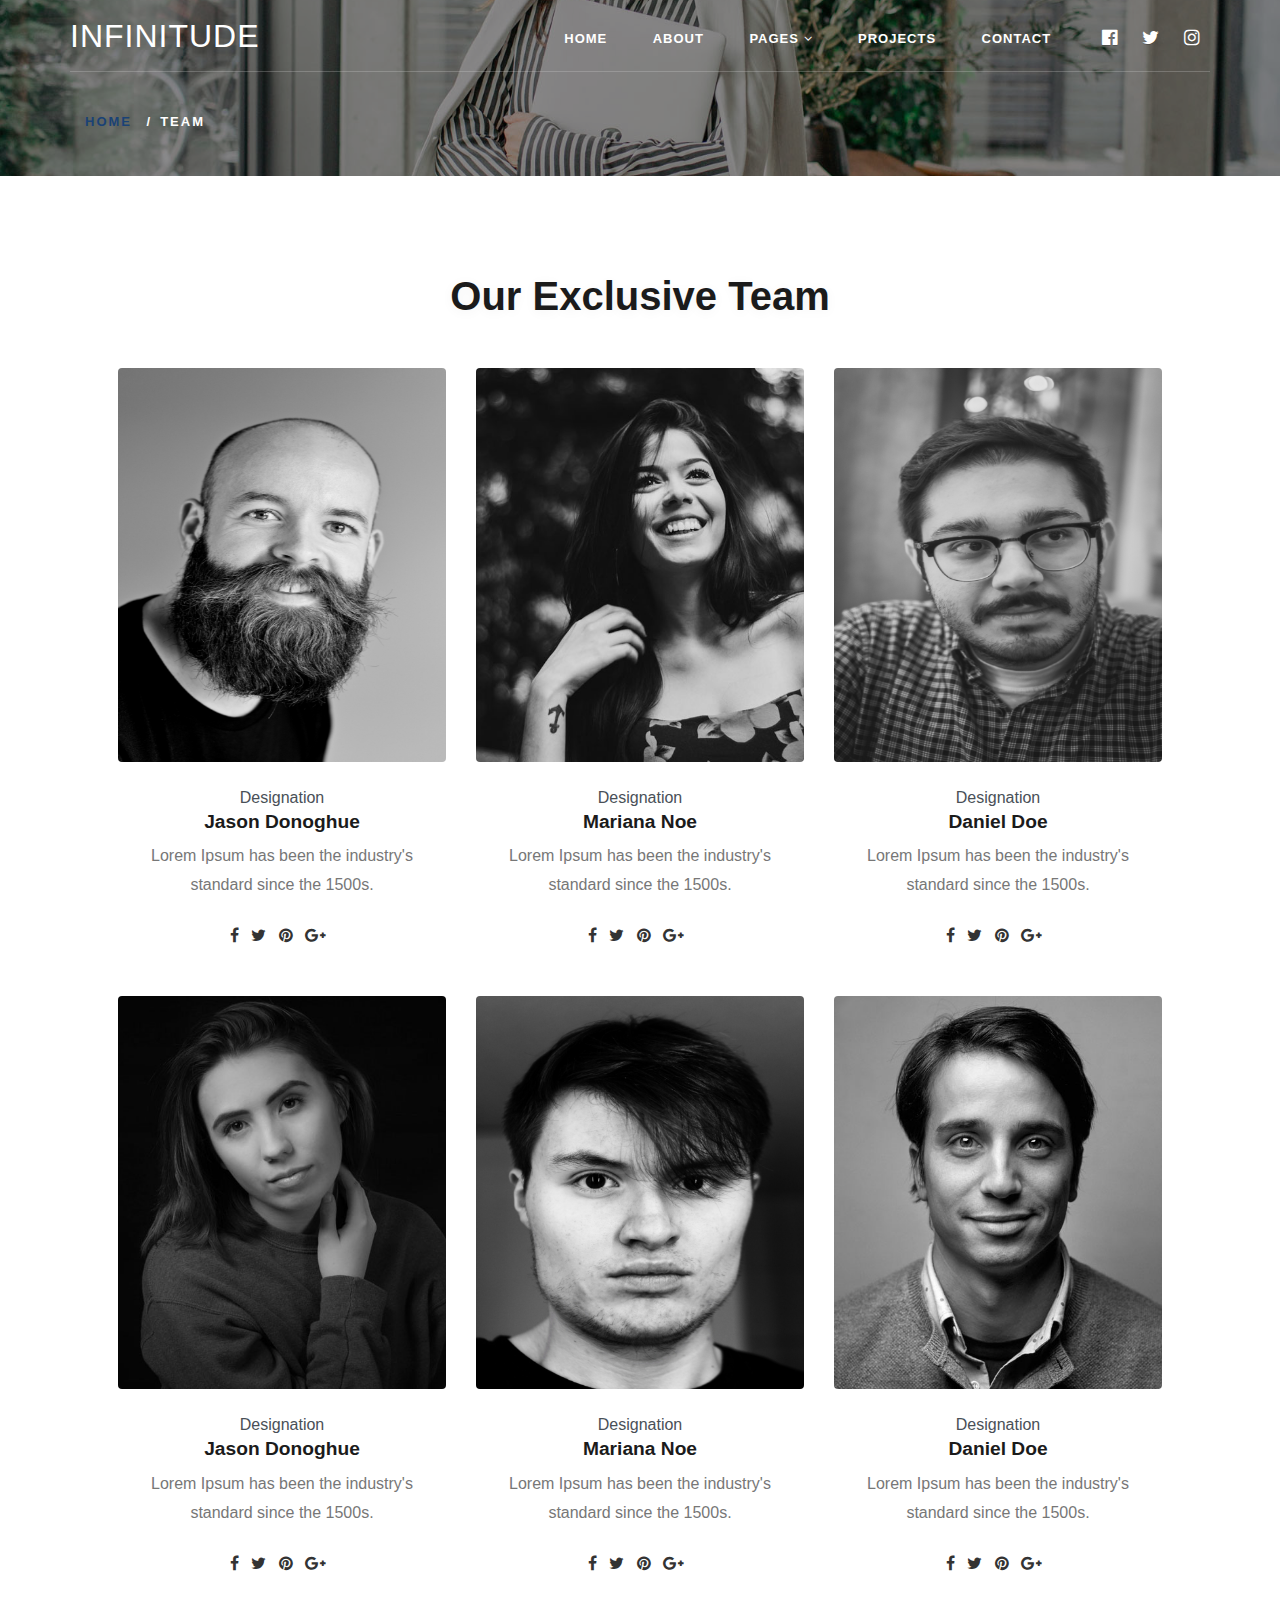
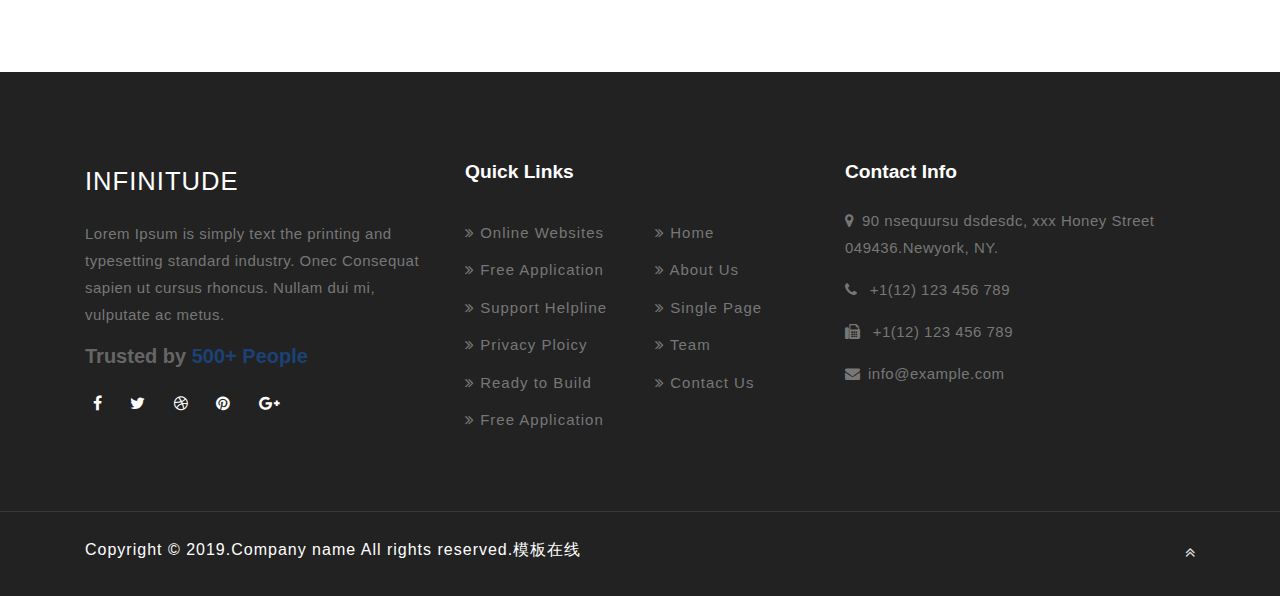
<file: team.html>
<!DOCTYPE html>
<html lang="zxx">
  <head>
    <title>Team Page</title>
    <!-- Meta tag Keywords -->
    <meta name="viewport" content="width=device-width, initial-scale=1" />
    <meta charset="UTF-8" />
    <meta name="keywords" content="" />
    <script>
      addEventListener(
        'load',
        function () {
          setTimeout(hideURLbar, 0);
        },
        false
      );

      function hideURLbar() {
        window.scrollTo(0, 1);
      }
    </script>
    <!-- //Meta tag Keywords -->
    <!-- Custom-Files -->
    <link rel="stylesheet" href="css/bootstrap.css" />
    <!-- Bootstrap-Core-CSS -->
    <link rel="stylesheet" href="css/style.css" type="text/css" media="all" />
    <!-- Style-CSS -->
    <!-- font-awesome-icons -->
    <link href="css/font-awesome.css" rel="stylesheet" />
    <!-- //font-awesome-icons -->
  </head>

  <body>
    <!--/home -->
    <div id="home" class="inner-w3pvt-page">
      <div class="overlay-innerpage">
        <!--/top-nav -->
        <div class="top_w3pvt_main container">
          <!--/header -->
          <header class="nav_w3pvt text-center">
            <!-- nav -->
            <nav class="wthree-w3ls">
              <div id="logo">
                <h1>
                  <a class="navbar-brand px-0 mx-0" href="index.html"
                    >Infinitude
                  </a>
                </h1>
              </div>

              <label for="drop" class="toggle">Menu</label>
              <input type="checkbox" id="drop" />
              <ul class="menu mr-auto">
                <li><a href="index.html">Home</a></li>
                <li><a href="about.html">About</a></li>
                <li>
                  <!-- First Tier Drop Down -->
                  <label for="drop-2" class="toggle toggle-2"
                    >Pages
                    <span class="fa fa-angle-down" aria-hidden="true"></span>
                  </label>
                  <a href="#"
                    >Pages
                    <span class="fa fa-angle-down" aria-hidden="true"></span
                  ></a>
                  <input type="checkbox" id="drop-2" />
                  <ul>
                    <li>
                      <a href="services.html" class="drop-text">Services</a>
                    </li>
                    <li>
                      <a href="timeline.html" class="drop-text">Timeline</a>
                    </li>
                    <li class="active">
                      <a href="team.html" class="drop-text">Team</a>
                    </li>
                    <li>
                      <a href="typo.html" class="drop-text">Typography</a>
                    </li>
                    <li><a href="error.html" class="drop-text">Faq's</a></li>
                    <li>
                      <a href="error.html" class="drop-text">Social Media</a>
                    </li>
                  </ul>
                </li>
                <li><a href="index.html">Projects</a></li>
                <li><a href="contact.html">Contact</a></li>

                <li class="social-icons ml-lg-3">
                  <a href="#" class="p-0 social-icon"
                    ><span
                      class="fa fa-facebook-official"
                      aria-hidden="true"
                    ></span>
                    <div class="tooltip">Facebook</div>
                  </a>
                </li>
                <li class="social-icons">
                  <a href="#" class="p-0 social-icon"
                    ><span class="fa fa-twitter" aria-hidden="true"></span>
                    <div class="tooltip">Twitter</div>
                  </a>
                </li>
                <li class="social-icons">
                  <a href="#" class="p-0 social-icon"
                    ><span class="fa fa-instagram" aria-hidden="true"></span>
                    <div class="tooltip">Instagram</div>
                  </a>
                </li>
              </ul>
            </nav>
            <!-- //nav -->
          </header>
          <!--//header -->

          <!--/breadcrumb-->
          <div class="inner-w3pvt-page-info">
            <ol class="breadcrumb d-flex">
              <li class="breadcrumb-item">
                <a href="index.html">Home</a>
              </li>
              <li class="breadcrumb-item active">Team</li>
            </ol>
          </div>
          <!--//breadcrumb-->
        </div>
        <!-- //top-nav -->
      </div>
    </div>
    <!-- //home -->
    <!--/team -->
    <section class="about py-5">
      <div class="container p-md-5">
        <h3 class="tittle-w3ls text-center">Our Exclusive Team</h3>

        <div class="row mt-lg-5 mt-4">
          <div class="col-md-4 team-gd text-center">
            <div class="team-img mb-4">
              <a href="single.html"
                ><img src="images/team1.jpg" class="img-fluid" alt="user-image"
              /></a>
            </div>
            <div class="team-info">
              <span class="sub-tittle-team">Designation</span>
              <h3><a href="single.html"> Jason Donoghue</a></h3>
              <p>
                Lorem Ipsum has been the industry's standard since the 1500s.
              </p>
              <div class="icon-social team mt-4">
                <a href="#" class="button-footr">
                  <span class="fa fa-facebook"></span>
                </a>
                <a href="#" class="button-footr">
                  <span class="fa fa-twitter"></span>
                </a>

                <a href="#" class="button-footr">
                  <span class="fa fa-pinterest"></span>
                </a>
                <a href="#" class="button-footr">
                  <span class="fa fa-google-plus"></span>
                </a>
              </div>
            </div>
          </div>

          <div class="col-md-4 team-gd second text-center">
            <div class="team-img mb-4">
              <a href="single.html"
                ><img src="images/team2.jpg" class="img-fluid" alt="user-image"
              /></a>
            </div>
            <div class="team-info">
              <span class="sub-tittle-team">Designation</span>
              <h3><a href="single.html"> Mariana Noe</a></h3>
              <p>
                Lorem Ipsum has been the industry's standard since the 1500s.
              </p>
              <div class="icon-social team mt-4">
                <a href="#" class="button-footr">
                  <span class="fa fa-facebook"></span>
                </a>
                <a href="#" class="button-footr">
                  <span class="fa fa-twitter"></span>
                </a>

                <a href="#" class="button-footr">
                  <span class="fa fa-pinterest"></span>
                </a>
                <a href="#" class="button-footr">
                  <span class="fa fa-google-plus"></span>
                </a>
              </div>
            </div>
          </div>
          <div class="col-md-4 team-gd text-center">
            <div class="team-img mb-4">
              <a href="single.html"
                ><img src="images/team3.jpg" class="img-fluid" alt="user-image"
              /></a>
            </div>
            <div class="team-info">
              <span class="sub-tittle-team">Designation</span>
              <h3><a href="single.html"> Daniel Doe</a></h3>
              <p>
                Lorem Ipsum has been the industry's standard since the 1500s.
              </p>
              <div class="icon-social team mt-4">
                <a href="#" class="button-footr">
                  <span class="fa fa-facebook"></span>
                </a>
                <a href="#" class="button-footr">
                  <span class="fa fa-twitter"></span>
                </a>

                <a href="#" class="button-footr">
                  <span class="fa fa-pinterest"></span>
                </a>
                <a href="#" class="button-footr">
                  <span class="fa fa-google-plus"></span>
                </a>
              </div>
            </div>
          </div>
        </div>
        <div class="row mt-lg-5 mt-4">
          <div class="col-md-4 team-gd text-center">
            <div class="team-img mb-4">
              <a href="single.html"
                ><img src="images/team4.jpg" class="img-fluid" alt="user-image"
              /></a>
            </div>
            <div class="team-info">
              <span class="sub-tittle-team">Designation</span>
              <h3><a href="single.html"> Jason Donoghue</a></h3>
              <p>
                Lorem Ipsum has been the industry's standard since the 1500s.
              </p>
              <div class="icon-social team mt-4">
                <a href="#" class="button-footr">
                  <span class="fa fa-facebook"></span>
                </a>
                <a href="#" class="button-footr">
                  <span class="fa fa-twitter"></span>
                </a>

                <a href="#" class="button-footr">
                  <span class="fa fa-pinterest"></span>
                </a>
                <a href="#" class="button-footr">
                  <span class="fa fa-google-plus"></span>
                </a>
              </div>
            </div>
          </div>

          <div class="col-md-4 team-gd second text-center">
            <div class="team-img mb-4">
              <a href="single.html"
                ><img src="images/team5.jpg" class="img-fluid" alt="user-image"
              /></a>
            </div>
            <div class="team-info">
              <span class="sub-tittle-team">Designation</span>
              <h3><a href="single.html"> Mariana Noe</a></h3>
              <p>
                Lorem Ipsum has been the industry's standard since the 1500s.
              </p>
              <div class="icon-social team mt-4">
                <a href="#" class="button-footr">
                  <span class="fa fa-facebook"></span>
                </a>
                <a href="#" class="button-footr">
                  <span class="fa fa-twitter"></span>
                </a>

                <a href="#" class="button-footr">
                  <span class="fa fa-pinterest"></span>
                </a>
                <a href="#" class="button-footr">
                  <span class="fa fa-google-plus"></span>
                </a>
              </div>
            </div>
          </div>
          <div class="col-md-4 team-gd text-center">
            <div class="team-img mb-4">
              <a href="single.html"
                ><img src="images/team6.jpg" class="img-fluid" alt="user-image"
              /></a>
            </div>
            <div class="team-info">
              <span class="sub-tittle-team">Designation</span>
              <h3><a href="single.html"> Daniel Doe</a></h3>
              <p>
                Lorem Ipsum has been the industry's standard since the 1500s.
              </p>
              <div class="icon-social team mt-4">
                <a href="#" class="button-footr">
                  <span class="fa fa-facebook"></span>
                </a>
                <a href="#" class="button-footr">
                  <span class="fa fa-twitter"></span>
                </a>

                <a href="#" class="button-footr">
                  <span class="fa fa-pinterest"></span>
                </a>
                <a href="#" class="button-footr">
                  <span class="fa fa-google-plus"></span>
                </a>
              </div>
            </div>
          </div>
        </div>
      </div>
    </section>
    <!--//team-->

    <!-- footer -->
    <footer class="py-lg-5 py-4">
      <div class="container py-sm-3">
        <div class="row footer-grids">
          <div class="col-lg-4 mt-4">
            <h2>
              <a class="navbar-brand px-0 mx-0 mb-4" href="index.html"
                >Infinitude
              </a>
            </h2>
            <p class="mb-3">
              Lorem Ipsum is simply text the printing and typesetting standard
              industry. Onec Consequat sapien ut cursus rhoncus. Nullam dui mi,
              vulputate ac metus.
            </p>
            <h5>Trusted by <span>500+ People</span></h5>
            <div class="icon-social mt-4">
              <a href="#" class="button-footr">
                <span class="fa mx-2 fa-facebook"></span>
              </a>
              <a href="#" class="button-footr">
                <span class="fa mx-2 fa-twitter"></span>
              </a>
              <a href="#" class="button-footr">
                <span class="fa mx-2 fa-dribbble"></span>
              </a>
              <a href="#" class="button-footr">
                <span class="fa mx-2 fa-pinterest"></span>
              </a>
              <a href="#" class="button-footr">
                <span class="fa mx-2 fa-google-plus"></span>
              </a>
            </div>
          </div>
          <div class="col-lg-4 mt-4">
            <h4 class="mb-4">Quick Links</h4>
            <div class="links-wthree d-flex">
              <ul class="list-info-wthree">
                <li>
                  <a href="#"
                    ><span
                      class="fa fa-angle-double-right"
                      aria-hidden="true"
                    ></span>
                    Online Websites</a
                  >
                </li>
                <li>
                  <a href="#"
                    ><span
                      class="fa fa-angle-double-right"
                      aria-hidden="true"
                    ></span>
                    Free Application</a
                  >
                </li>
                <li>
                  <a href="#"
                    ><span
                      class="fa fa-angle-double-right"
                      aria-hidden="true"
                    ></span>
                    Support Helpline</a
                  >
                </li>
                <li>
                  <a href="#"
                    ><span
                      class="fa fa-angle-double-right"
                      aria-hidden="true"
                    ></span>
                    Privacy Ploicy</a
                  >
                </li>
                <li>
                  <a href="#"
                    ><span
                      class="fa fa-angle-double-right"
                      aria-hidden="true"
                    ></span>
                    Ready to Build</a
                  >
                </li>
                <li>
                  <a href="#"
                    ><span
                      class="fa fa-angle-double-right"
                      aria-hidden="true"
                    ></span>
                    Free Application</a
                  >
                </li>
              </ul>
              <ul class="list-info-wthree ml-5">
                <li>
                  <a href="index.html"
                    ><span
                      class="fa fa-angle-double-right"
                      aria-hidden="true"
                    ></span>
                    Home
                  </a>
                </li>
                <li>
                  <a href="about.html"
                    ><span
                      class="fa fa-angle-double-right"
                      aria-hidden="true"
                    ></span>
                    About Us
                  </a>
                </li>
                <li>
                  <a href="single.html"
                    ><span
                      class="fa fa-angle-double-right"
                      aria-hidden="true"
                    ></span>
                    Single Page
                  </a>
                </li>
                <li>
                  <a href="team.html"
                    ><span
                      class="fa fa-angle-double-right"
                      aria-hidden="true"
                    ></span>
                    Team
                  </a>
                </li>
                <li>
                  <a href="contact.html"
                    ><span
                      class="fa fa-angle-double-right"
                      aria-hidden="true"
                    ></span>
                    Contact Us
                  </a>
                </li>
              </ul>
            </div>
          </div>
          <div class="col-lg-4 mt-4 ad-info">
            <h4 class="mb-4">Contact Info</h4>
            <p>
              <span class="fa fa-map-marker"></span>90 nsequursu dsdesdc, xxx
              Honey Street 049436.<span>Newyork, NY.</span>
            </p>
            <p class="phone">
              <span class="fa fa-phone"></span> +1(12) 123 456 789
            </p>
            <p class="phone">
              <span class="fa fa-fax"></span> +1(12) 123 456 789
            </p>
            <p>
              <span class="fa fa-envelope"></span
              ><a href="mailto:info@example.com">info@example.com</a>
            </p>
          </div>
        </div>
      </div>
    </footer>
    <!-- //footer -->
    <!-- copyright -->
    <div class="copy_right p-3 d-flex">
      <div class="container">
        <div class="row d-flex">
          <div class="col-lg-9 copy_w3pvt">
            <p class="text-lg-left text-center">
              Copyright &copy; 2019.Company name All rights reserved.<a
                target="_blank"
                href="http://www.mobancss.com/"
                >模板在线</a
              >
            </p>
          </div>
          <!-- move top -->
          <div class="col-lg-3 move-top text-lg-right text-center">
            <a href="#home" class="move-top">
              <span
                class="fa fa-angle-double-up mt-3"
                aria-hidden="true"
              ></span>
            </a>
          </div>
          <!-- move top -->
        </div>
      </div>
    </div>
    <!-- //copyright -->
  </body>
</html>
</file>
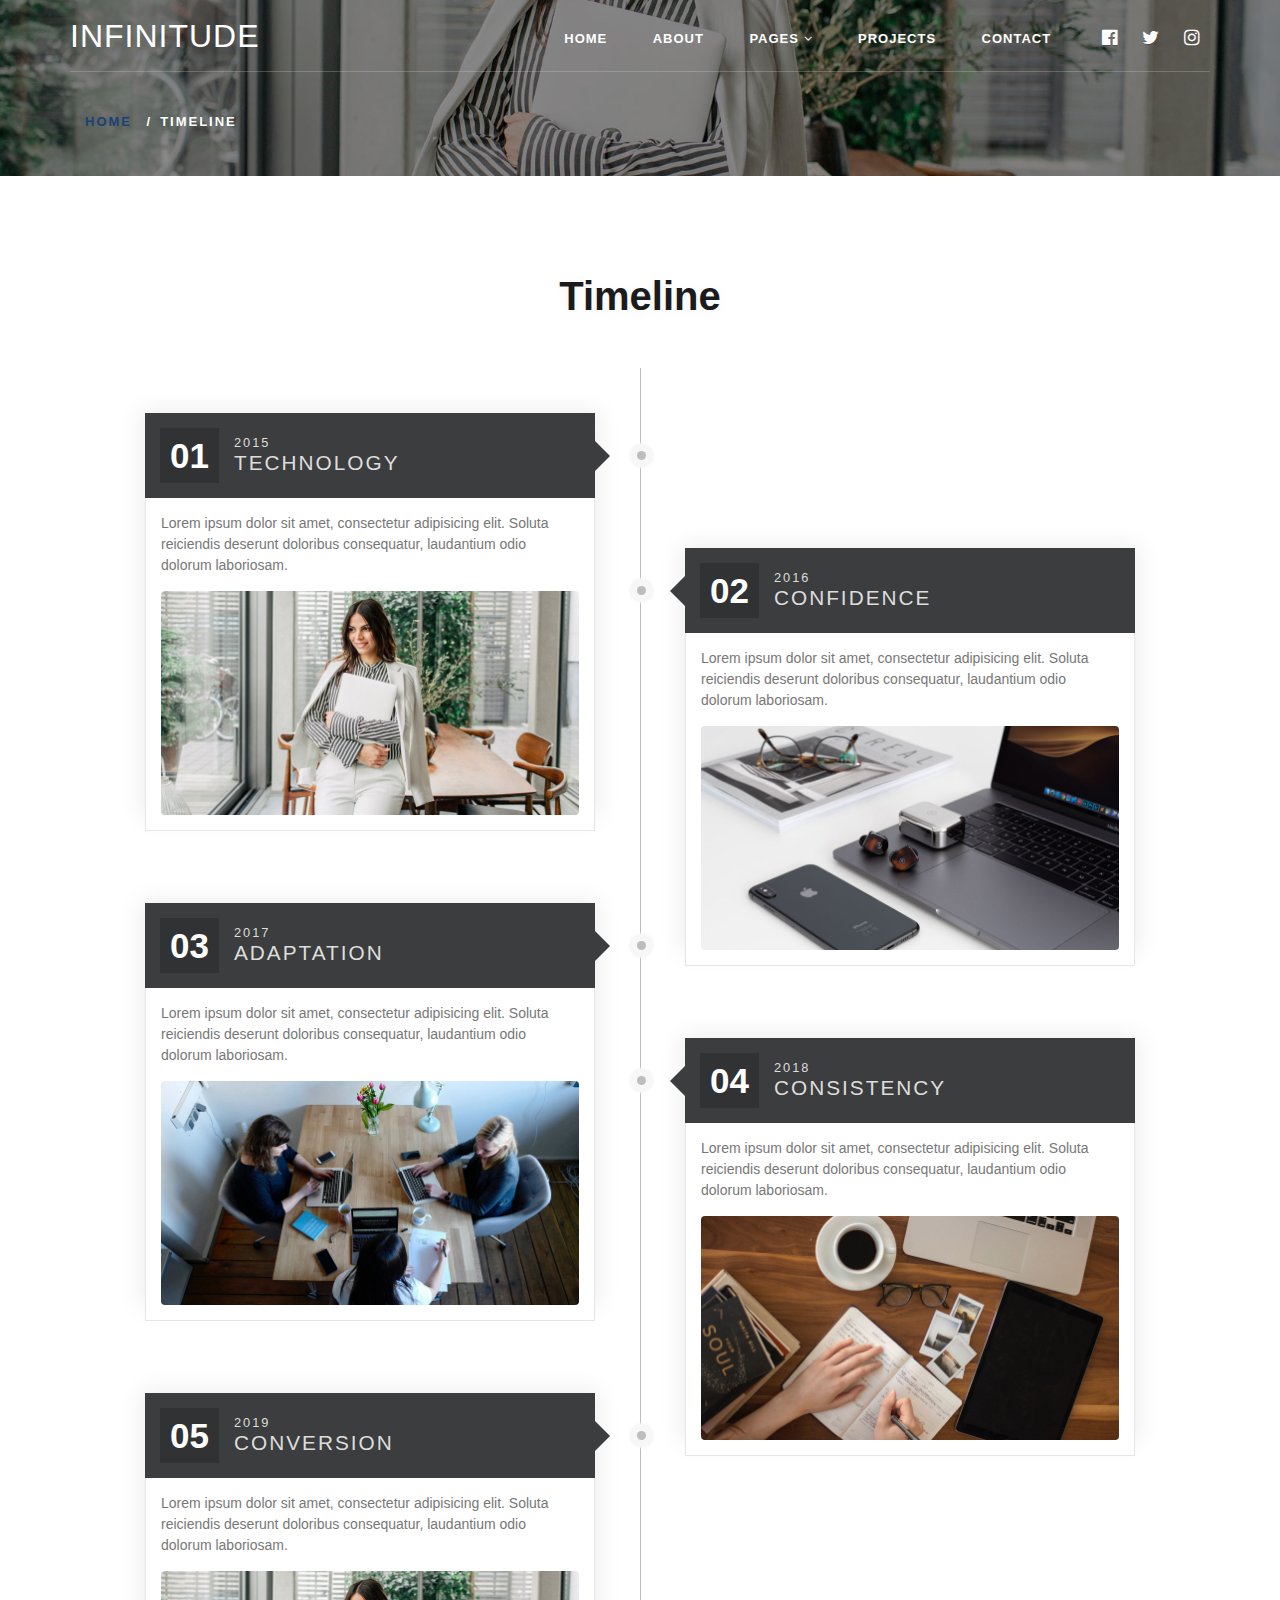
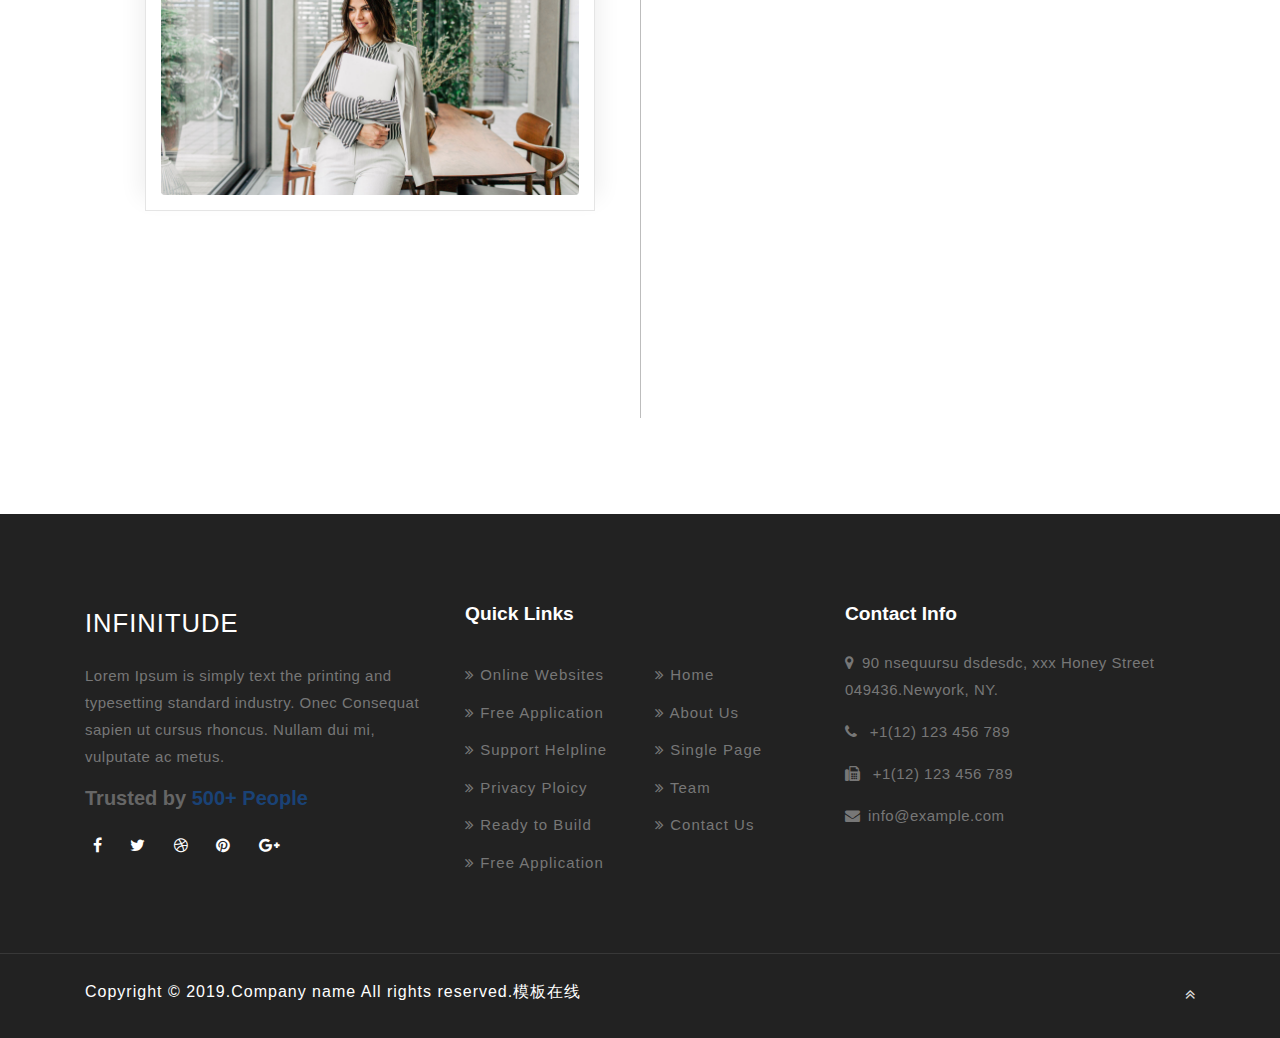
<file: timeline.html>
<!DOCTYPE html>
<html lang="zxx">
  <head>
    <title>Timeline</title>
    <!-- Meta tag Keywords -->
    <meta name="viewport" content="width=device-width, initial-scale=1" />
    <meta charset="UTF-8" />
    <meta name="keywords" content="" />
    <script>
      addEventListener(
        'load',
        function () {
          setTimeout(hideURLbar, 0);
        },
        false
      );

      function hideURLbar() {
        window.scrollTo(0, 1);
      }
    </script>
    <!-- //Meta tag Keywords -->
    <!-- Custom-Files -->
    <link rel="stylesheet" href="css/bootstrap.css" />
    <!-- Bootstrap-Core-CSS -->
    <link rel="stylesheet" href="css/style.css" type="text/css" media="all" />
    <!-- Style-CSS -->
    <!-- font-awesome-icons -->
    <link href="css/font-awesome.css" rel="stylesheet" />
    <!-- //font-awesome-icons -->
  </head>

  <body>
    <!--/home -->
    <div id="home" class="inner-w3pvt-page">
      <div class="overlay-innerpage">
        <!--/top-nav -->
        <div class="top_w3pvt_main container">
          <!--/header -->
          <header class="nav_w3pvt text-center">
            <!-- nav -->
            <nav class="wthree-w3ls">
              <div id="logo">
                <h1>
                  <a class="navbar-brand px-0 mx-0" href="index.html"
                    >Infinitude
                  </a>
                </h1>
              </div>

              <label for="drop" class="toggle">Menu</label>
              <input type="checkbox" id="drop" />
              <ul class="menu mr-auto">
                <li><a href="index.html">Home</a></li>
                <li><a href="about.html">About</a></li>
                <li>
                  <!-- First Tier Drop Down -->
                  <label for="drop-2" class="toggle toggle-2"
                    >Pages
                    <span class="fa fa-angle-down" aria-hidden="true"></span>
                  </label>
                  <a href="#"
                    >Pages
                    <span class="fa fa-angle-down" aria-hidden="true"></span
                  ></a>
                  <input type="checkbox" id="drop-2" />
                  <ul>
                    <li>
                      <a href="services.html" class="drop-text">Services</a>
                    </li>
                    <li class="active">
                      <a href="timeline.html" class="drop-text">Timeline</a>
                    </li>
                    <li><a href="team.html" class="drop-text">Team</a></li>
                    <li>
                      <a href="typo.html" class="drop-text">Typography</a>
                    </li>
                    <li><a href="error.html" class="drop-text">Faq's</a></li>
                    <li>
                      <a href="error.html" class="drop-text">Social Media</a>
                    </li>
                  </ul>
                </li>
                <li><a href="index.html">Projects</a></li>
                <li><a href="contact.html">Contact</a></li>

                <li class="social-icons ml-lg-3">
                  <a href="#" class="p-0 social-icon"
                    ><span
                      class="fa fa-facebook-official"
                      aria-hidden="true"
                    ></span>
                    <div class="tooltip">Facebook</div>
                  </a>
                </li>
                <li class="social-icons">
                  <a href="#" class="p-0 social-icon"
                    ><span class="fa fa-twitter" aria-hidden="true"></span>
                    <div class="tooltip">Twitter</div>
                  </a>
                </li>
                <li class="social-icons">
                  <a href="#" class="p-0 social-icon"
                    ><span class="fa fa-instagram" aria-hidden="true"></span>
                    <div class="tooltip">Instagram</div>
                  </a>
                </li>
              </ul>
            </nav>
            <!-- //nav -->
          </header>
          <!--//header -->

          <!--/breadcrumb-->
          <div class="inner-w3pvt-page-info">
            <ol class="breadcrumb d-flex">
              <li class="breadcrumb-item">
                <a href="index.html">Home</a>
              </li>
              <li class="breadcrumb-item active">Timeline</li>
            </ol>
          </div>
          <!--//breadcrumb-->
        </div>
        <!-- //top-nav -->
      </div>
    </div>
    <!-- //home -->
    <!--/timeline -->
    <section class="about py-5">
      <div class="py-md-5">
        <div class="about-hny-info" id="timeline">
          <h3 class="tittle-w3ls mb-5 text-center">Timeline</h3>

          <div class="demo-card-wrapper">
            <div class="demo-card demo-card--step1">
              <div class="head">
                <div class="number-box">
                  <span>01</span>
                </div>
                <h3><span class="small">2015</span> Technology</h3>
              </div>
              <div class="body">
                <p>
                  Lorem ipsum dolor sit amet, consectetur adipisicing elit.
                  Soluta reiciendis deserunt doloribus consequatur, laudantium
                  odio dolorum laboriosam.
                </p>
                <img
                  src="images/banner1.jpg"
                  alt="infinitude"
                  class="img-fluid"
                />
              </div>
            </div>

            <div class="demo-card demo-card--step2">
              <div class="head">
                <div class="number-box">
                  <span>02</span>
                </div>
                <h3><span class="small">2016</span> Confidence</h3>
              </div>
              <div class="body">
                <p>
                  Lorem ipsum dolor sit amet, consectetur adipisicing elit.
                  Soluta reiciendis deserunt doloribus consequatur, laudantium
                  odio dolorum laboriosam.
                </p>
                <img
                  src="images/banner2.jpg"
                  alt="infinitude"
                  class="img-fluid"
                />
              </div>
            </div>

            <div class="demo-card demo-card--step3">
              <div class="head">
                <div class="number-box">
                  <span>03</span>
                </div>
                <h3><span class="small">2017</span> Adaptation</h3>
              </div>
              <div class="body">
                <p>
                  Lorem ipsum dolor sit amet, consectetur adipisicing elit.
                  Soluta reiciendis deserunt doloribus consequatur, laudantium
                  odio dolorum laboriosam.
                </p>
                <img
                  src="images/banner3.jpg"
                  alt="infinitude"
                  class="img-fluid"
                />
              </div>
            </div>

            <div class="demo-card demo-card--step4">
              <div class="head">
                <div class="number-box">
                  <span>04</span>
                </div>
                <h3><span class="small">2018</span> Consistency</h3>
              </div>
              <div class="body">
                <p>
                  Lorem ipsum dolor sit amet, consectetur adipisicing elit.
                  Soluta reiciendis deserunt doloribus consequatur, laudantium
                  odio dolorum laboriosam.
                </p>
                <img
                  src="images/banner4.jpg"
                  alt="infinitude"
                  class="img-fluid"
                />
              </div>
            </div>

            <div class="demo-card demo-card--step5">
              <div class="head">
                <div class="number-box">
                  <span>05</span>
                </div>
                <h3><span class="small">2019</span> Conversion</h3>
              </div>
              <div class="body">
                <p>
                  Lorem ipsum dolor sit amet, consectetur adipisicing elit.
                  Soluta reiciendis deserunt doloribus consequatur, laudantium
                  odio dolorum laboriosam.
                </p>
                <img
                  src="images/banner1.jpg"
                  alt="infinitude"
                  class="img-fluid"
                />
              </div>
            </div>
          </div>
        </div>
      </div>
    </section>
    <!--//timeline-->

    <!-- footer -->
    <footer class="py-lg-5 py-4">
      <div class="container py-sm-3">
        <div class="row footer-grids">
          <div class="col-lg-4 mt-4">
            <h2>
              <a class="navbar-brand px-0 mx-0 mb-4" href="index.html"
                >Infinitude
              </a>
            </h2>
            <p class="mb-3">
              Lorem Ipsum is simply text the printing and typesetting standard
              industry. Onec Consequat sapien ut cursus rhoncus. Nullam dui mi,
              vulputate ac metus.
            </p>
            <h5>Trusted by <span>500+ People</span></h5>
            <div class="icon-social mt-4">
              <a href="#" class="button-footr">
                <span class="fa mx-2 fa-facebook"></span>
              </a>
              <a href="#" class="button-footr">
                <span class="fa mx-2 fa-twitter"></span>
              </a>
              <a href="#" class="button-footr">
                <span class="fa mx-2 fa-dribbble"></span>
              </a>
              <a href="#" class="button-footr">
                <span class="fa mx-2 fa-pinterest"></span>
              </a>
              <a href="#" class="button-footr">
                <span class="fa mx-2 fa-google-plus"></span>
              </a>
            </div>
          </div>
          <div class="col-lg-4 mt-4">
            <h4 class="mb-4">Quick Links</h4>
            <div class="links-wthree d-flex">
              <ul class="list-info-wthree">
                <li>
                  <a href="#"
                    ><span
                      class="fa fa-angle-double-right"
                      aria-hidden="true"
                    ></span>
                    Online Websites</a
                  >
                </li>
                <li>
                  <a href="#"
                    ><span
                      class="fa fa-angle-double-right"
                      aria-hidden="true"
                    ></span>
                    Free Application</a
                  >
                </li>
                <li>
                  <a href="#"
                    ><span
                      class="fa fa-angle-double-right"
                      aria-hidden="true"
                    ></span>
                    Support Helpline</a
                  >
                </li>
                <li>
                  <a href="#"
                    ><span
                      class="fa fa-angle-double-right"
                      aria-hidden="true"
                    ></span>
                    Privacy Ploicy</a
                  >
                </li>
                <li>
                  <a href="#"
                    ><span
                      class="fa fa-angle-double-right"
                      aria-hidden="true"
                    ></span>
                    Ready to Build</a
                  >
                </li>
                <li>
                  <a href="#"
                    ><span
                      class="fa fa-angle-double-right"
                      aria-hidden="true"
                    ></span>
                    Free Application</a
                  >
                </li>
              </ul>
              <ul class="list-info-wthree ml-5">
                <li>
                  <a href="index.html"
                    ><span
                      class="fa fa-angle-double-right"
                      aria-hidden="true"
                    ></span>
                    Home
                  </a>
                </li>
                <li>
                  <a href="about.html"
                    ><span
                      class="fa fa-angle-double-right"
                      aria-hidden="true"
                    ></span>
                    About Us
                  </a>
                </li>
                <li>
                  <a href="single.html"
                    ><span
                      class="fa fa-angle-double-right"
                      aria-hidden="true"
                    ></span>
                    Single Page
                  </a>
                </li>
                <li>
                  <a href="team.html"
                    ><span
                      class="fa fa-angle-double-right"
                      aria-hidden="true"
                    ></span>
                    Team
                  </a>
                </li>
                <li>
                  <a href="contact.html"
                    ><span
                      class="fa fa-angle-double-right"
                      aria-hidden="true"
                    ></span>
                    Contact Us
                  </a>
                </li>
              </ul>
            </div>
          </div>
          <div class="col-lg-4 mt-4 ad-info">
            <h4 class="mb-4">Contact Info</h4>
            <p>
              <span class="fa fa-map-marker"></span>90 nsequursu dsdesdc, xxx
              Honey Street 049436.<span>Newyork, NY.</span>
            </p>
            <p class="phone">
              <span class="fa fa-phone"></span> +1(12) 123 456 789
            </p>
            <p class="phone">
              <span class="fa fa-fax"></span> +1(12) 123 456 789
            </p>
            <p>
              <span class="fa fa-envelope"></span
              ><a href="mailto:info@example.com">info@example.com</a>
            </p>
          </div>
        </div>
      </div>
    </footer>
    <!-- //footer -->
    <!-- copyright -->
    <div class="copy_right p-3 d-flex">
      <div class="container">
        <div class="row d-flex">
          <div class="col-lg-9 copy_w3pvt">
            <p class="text-lg-left text-center">
              Copyright &copy; 2019.Company name All rights reserved.<a
                target="_blank"
                href="http://www.mobancss.com/"
                >模板在线</a
              >
            </p>
          </div>
          <!-- move top -->
          <div class="col-lg-3 move-top text-lg-right text-center">
            <a href="#home" class="move-top">
              <span
                class="fa fa-angle-double-up mt-3"
                aria-hidden="true"
              ></span>
            </a>
          </div>
          <!-- move top -->
        </div>
      </div>
    </div>
    <!-- //copyright -->
  </body>
</html>
</file>
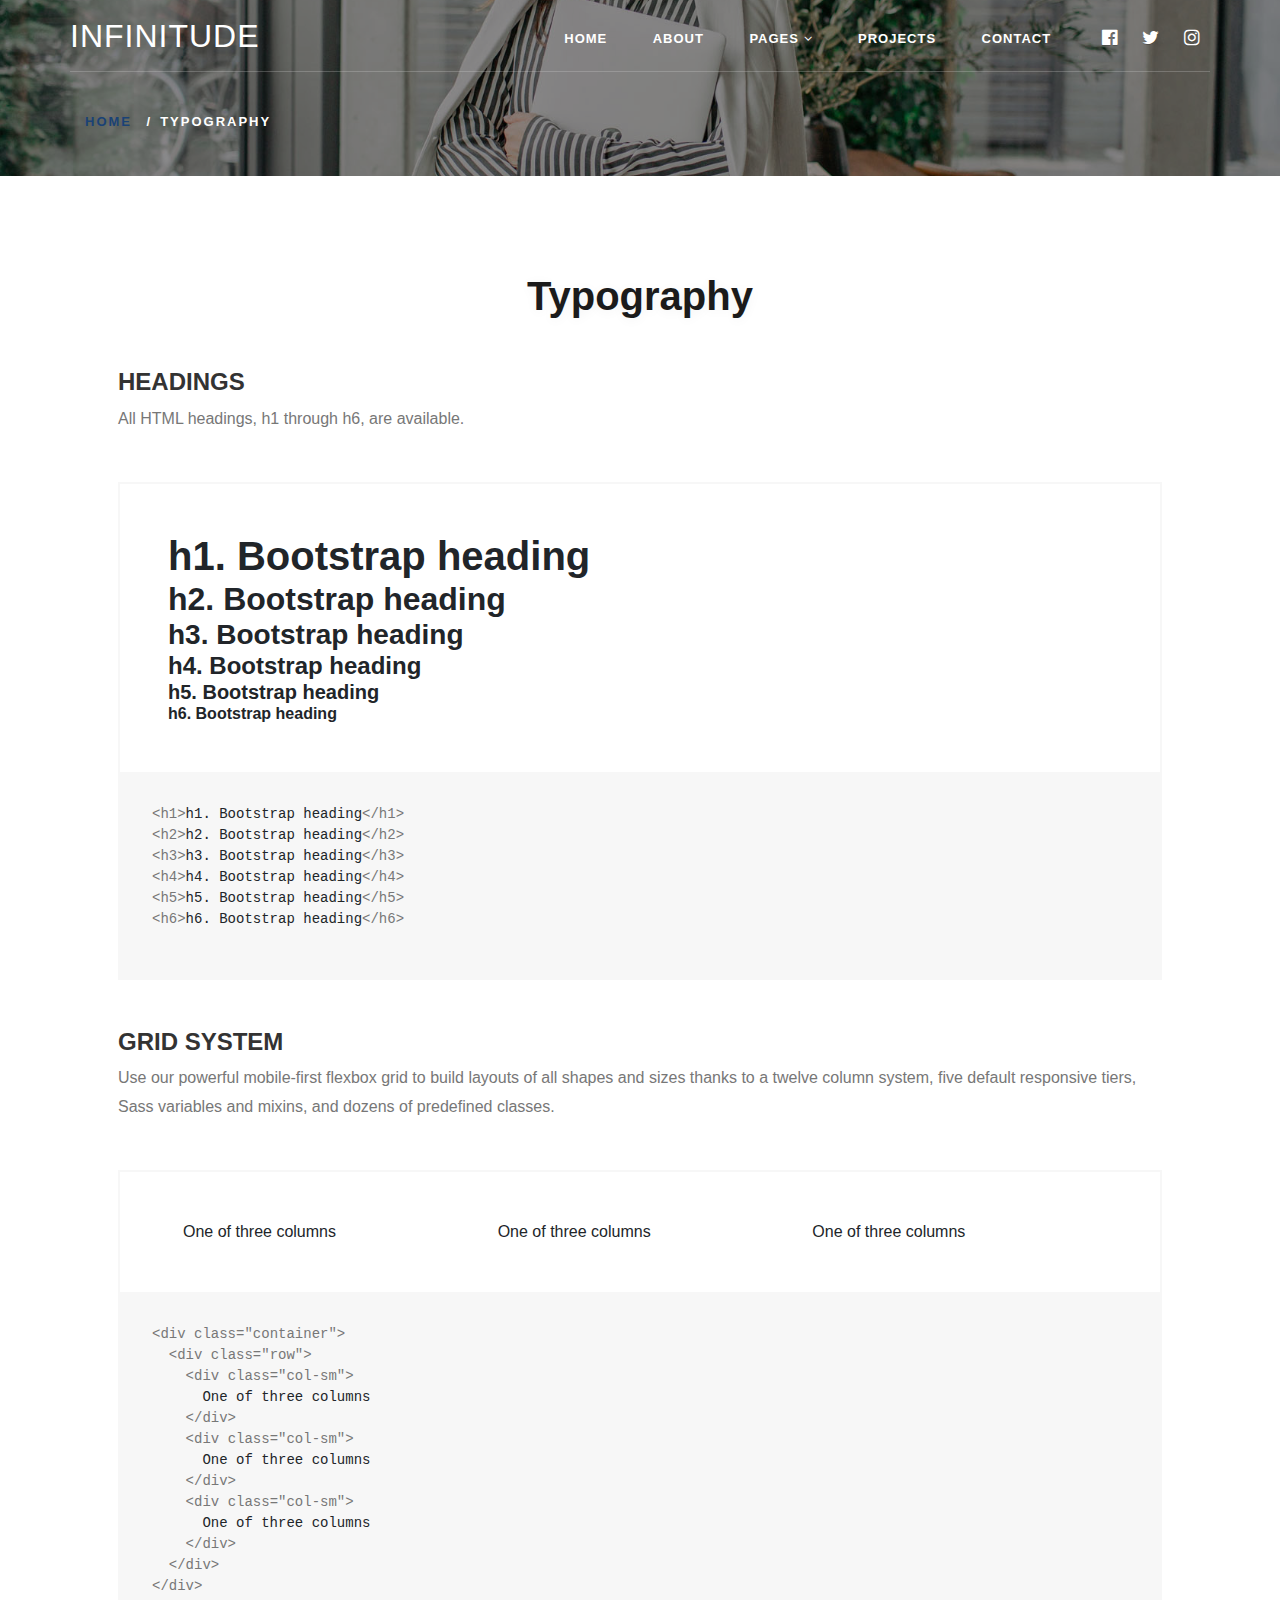
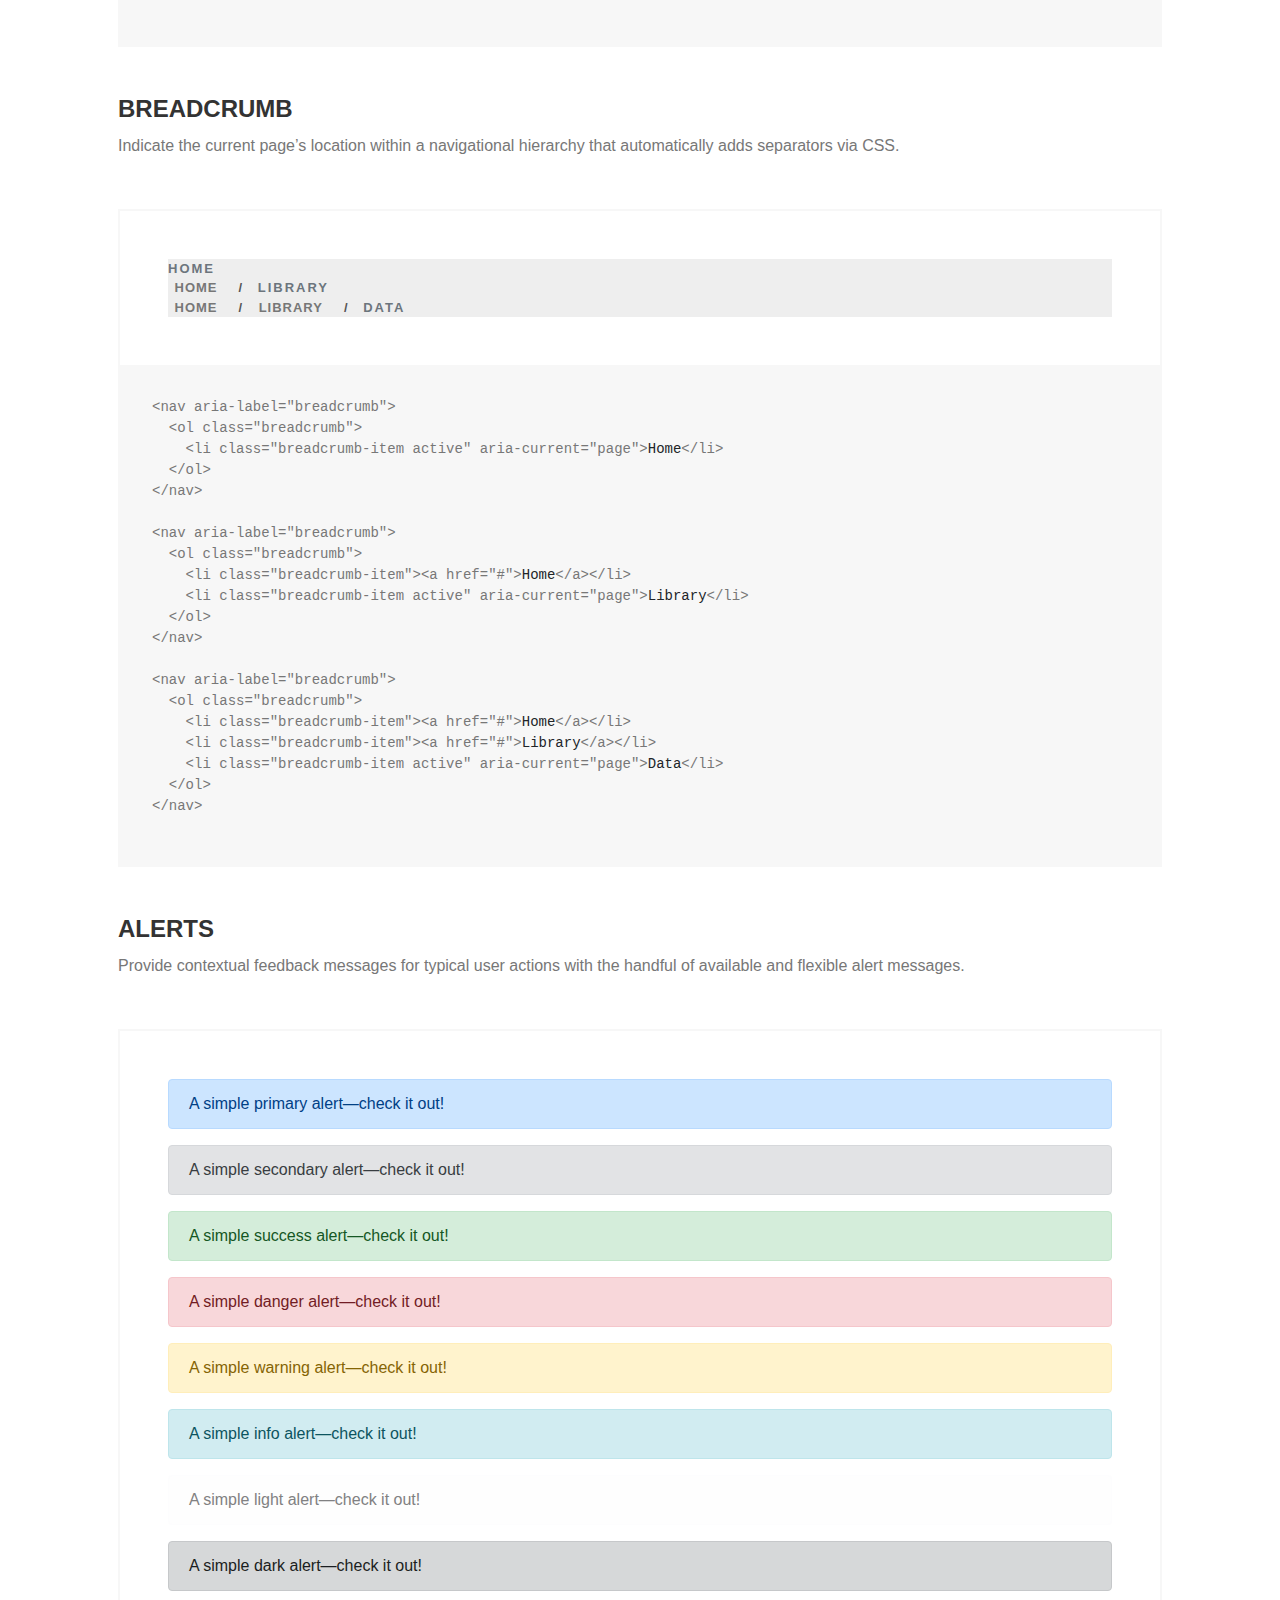
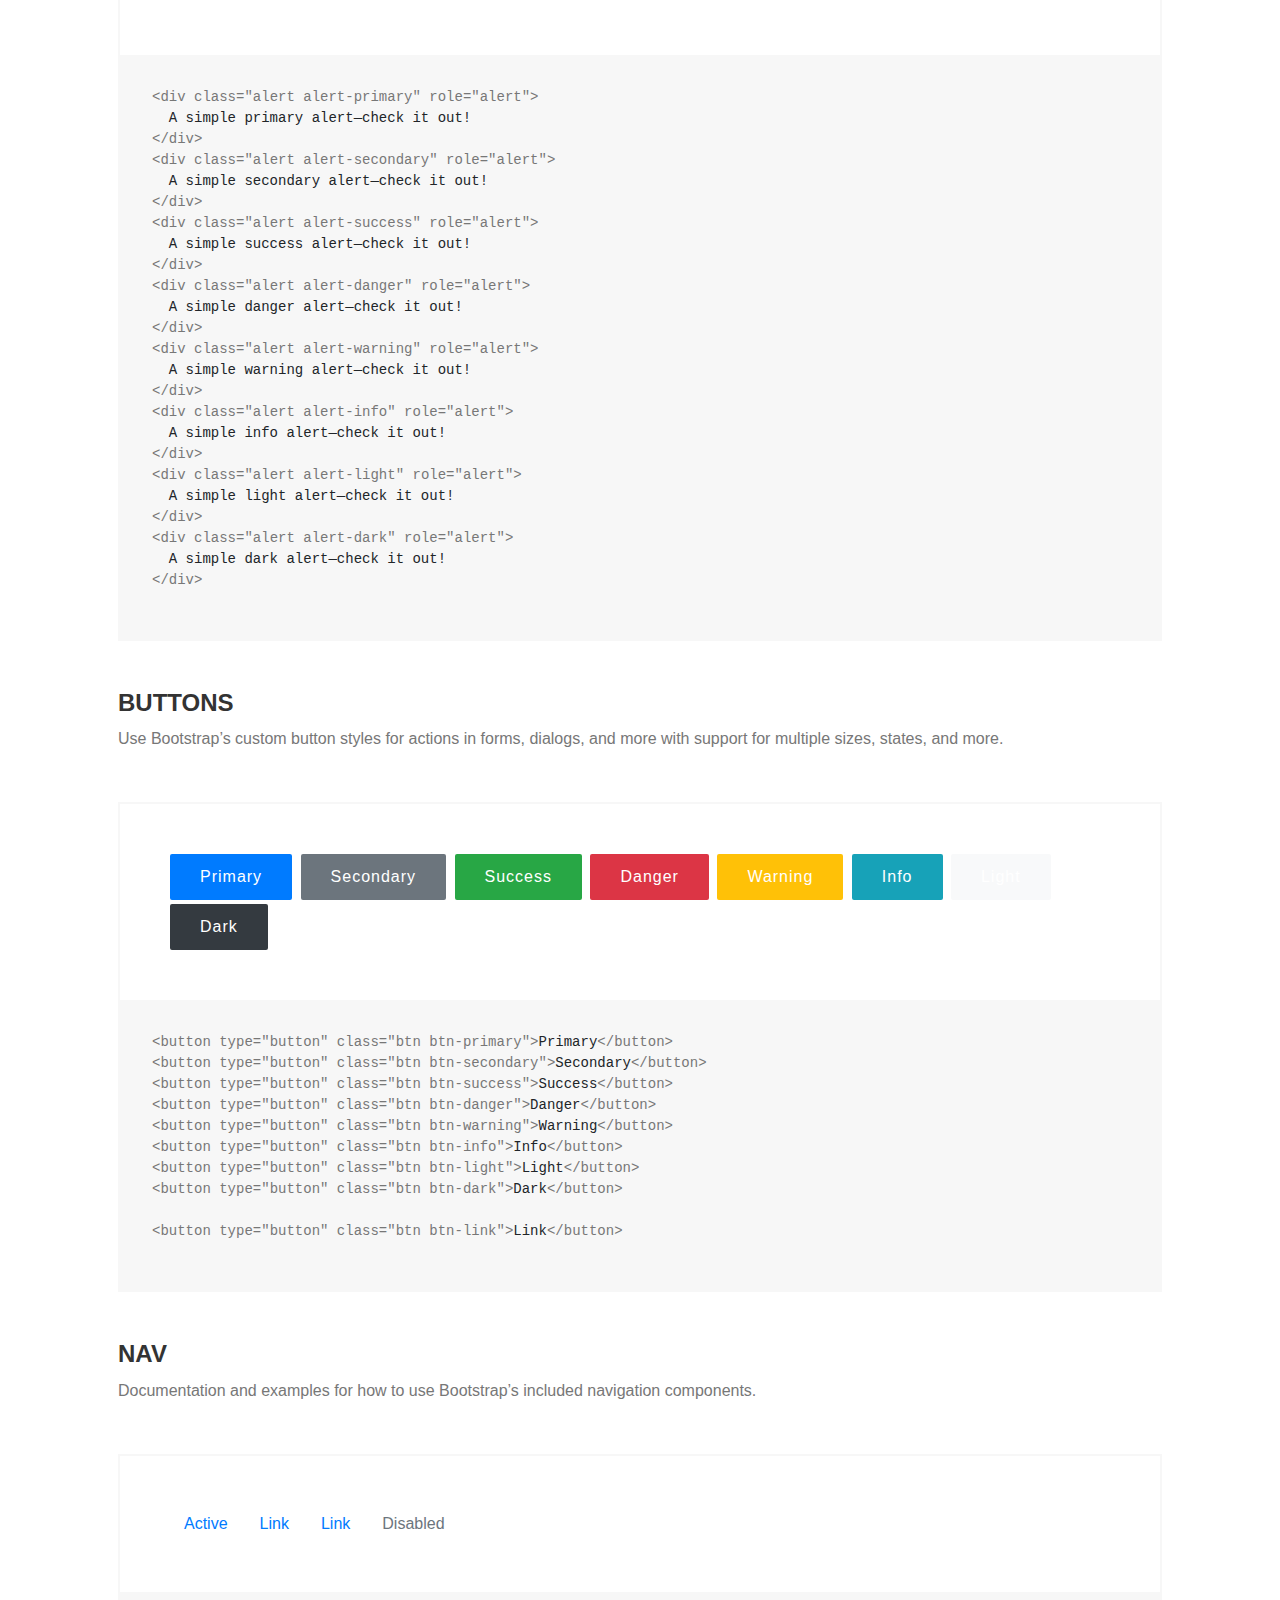
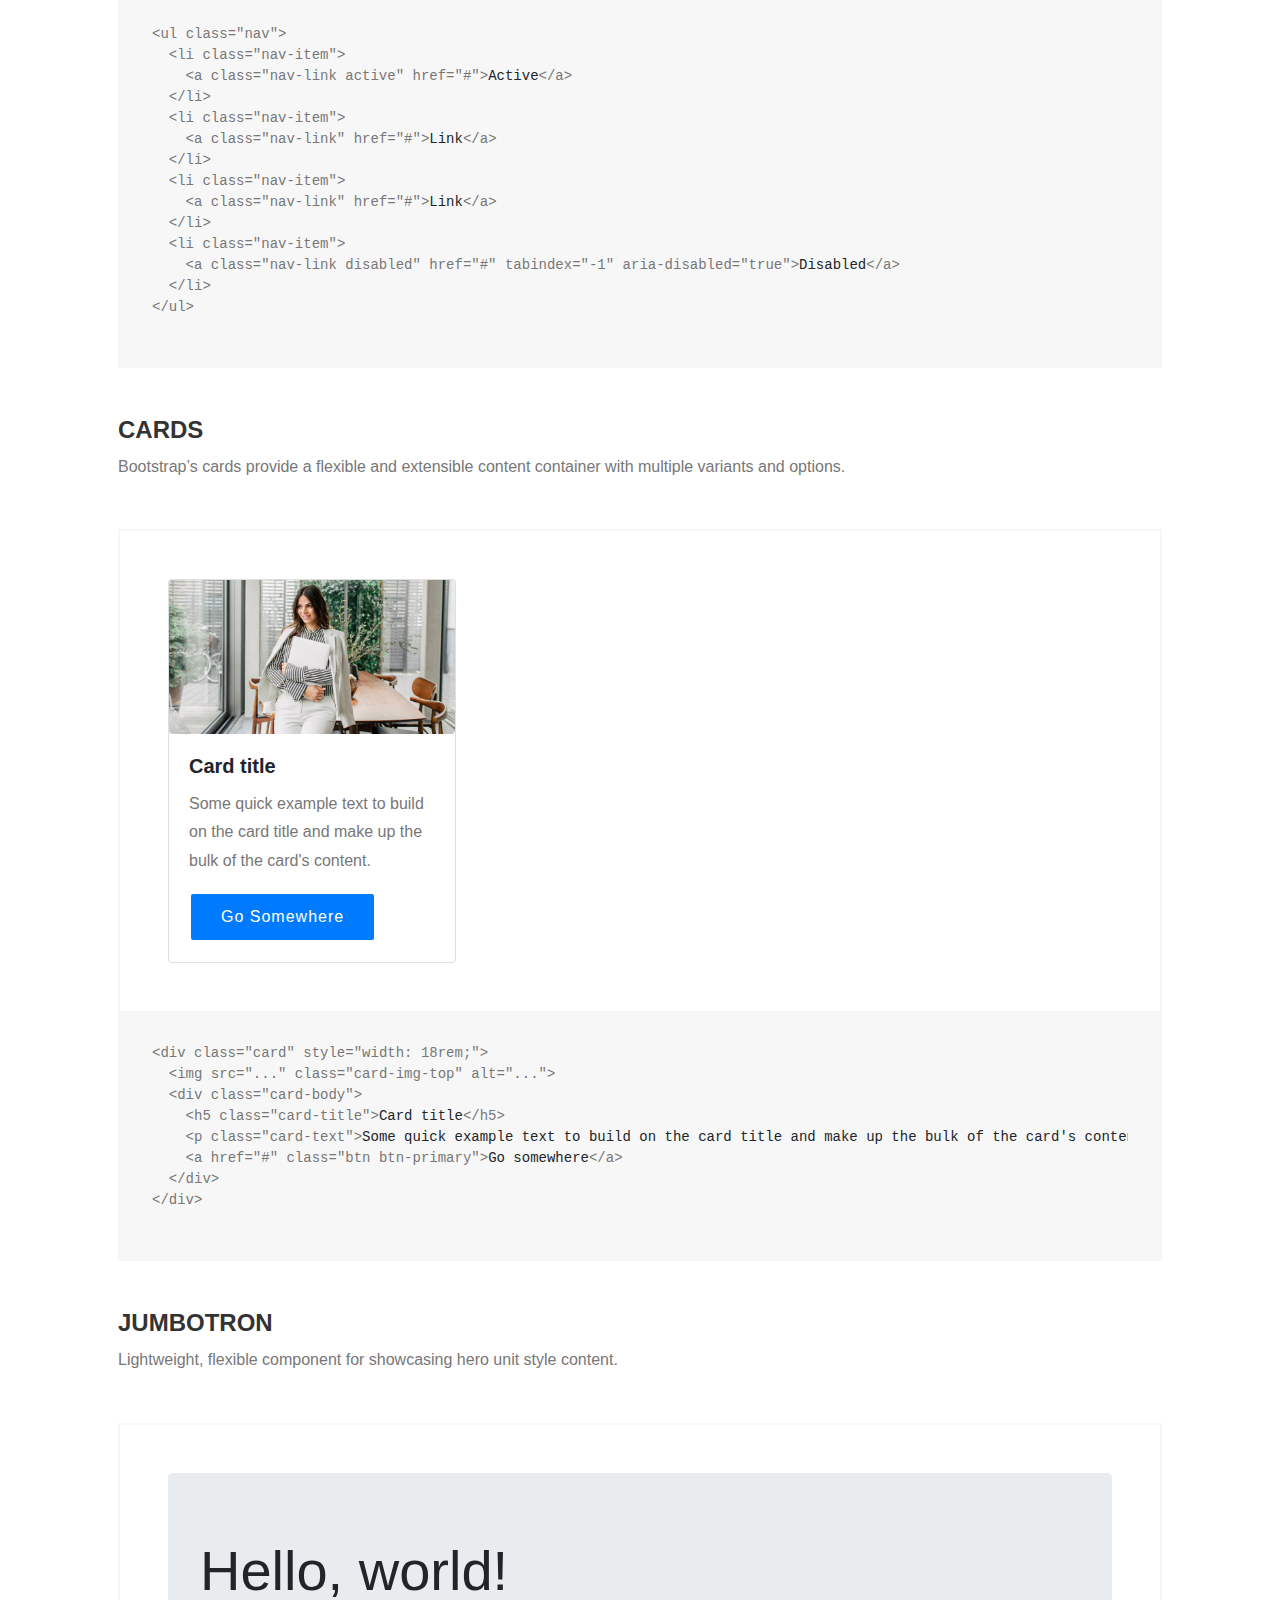
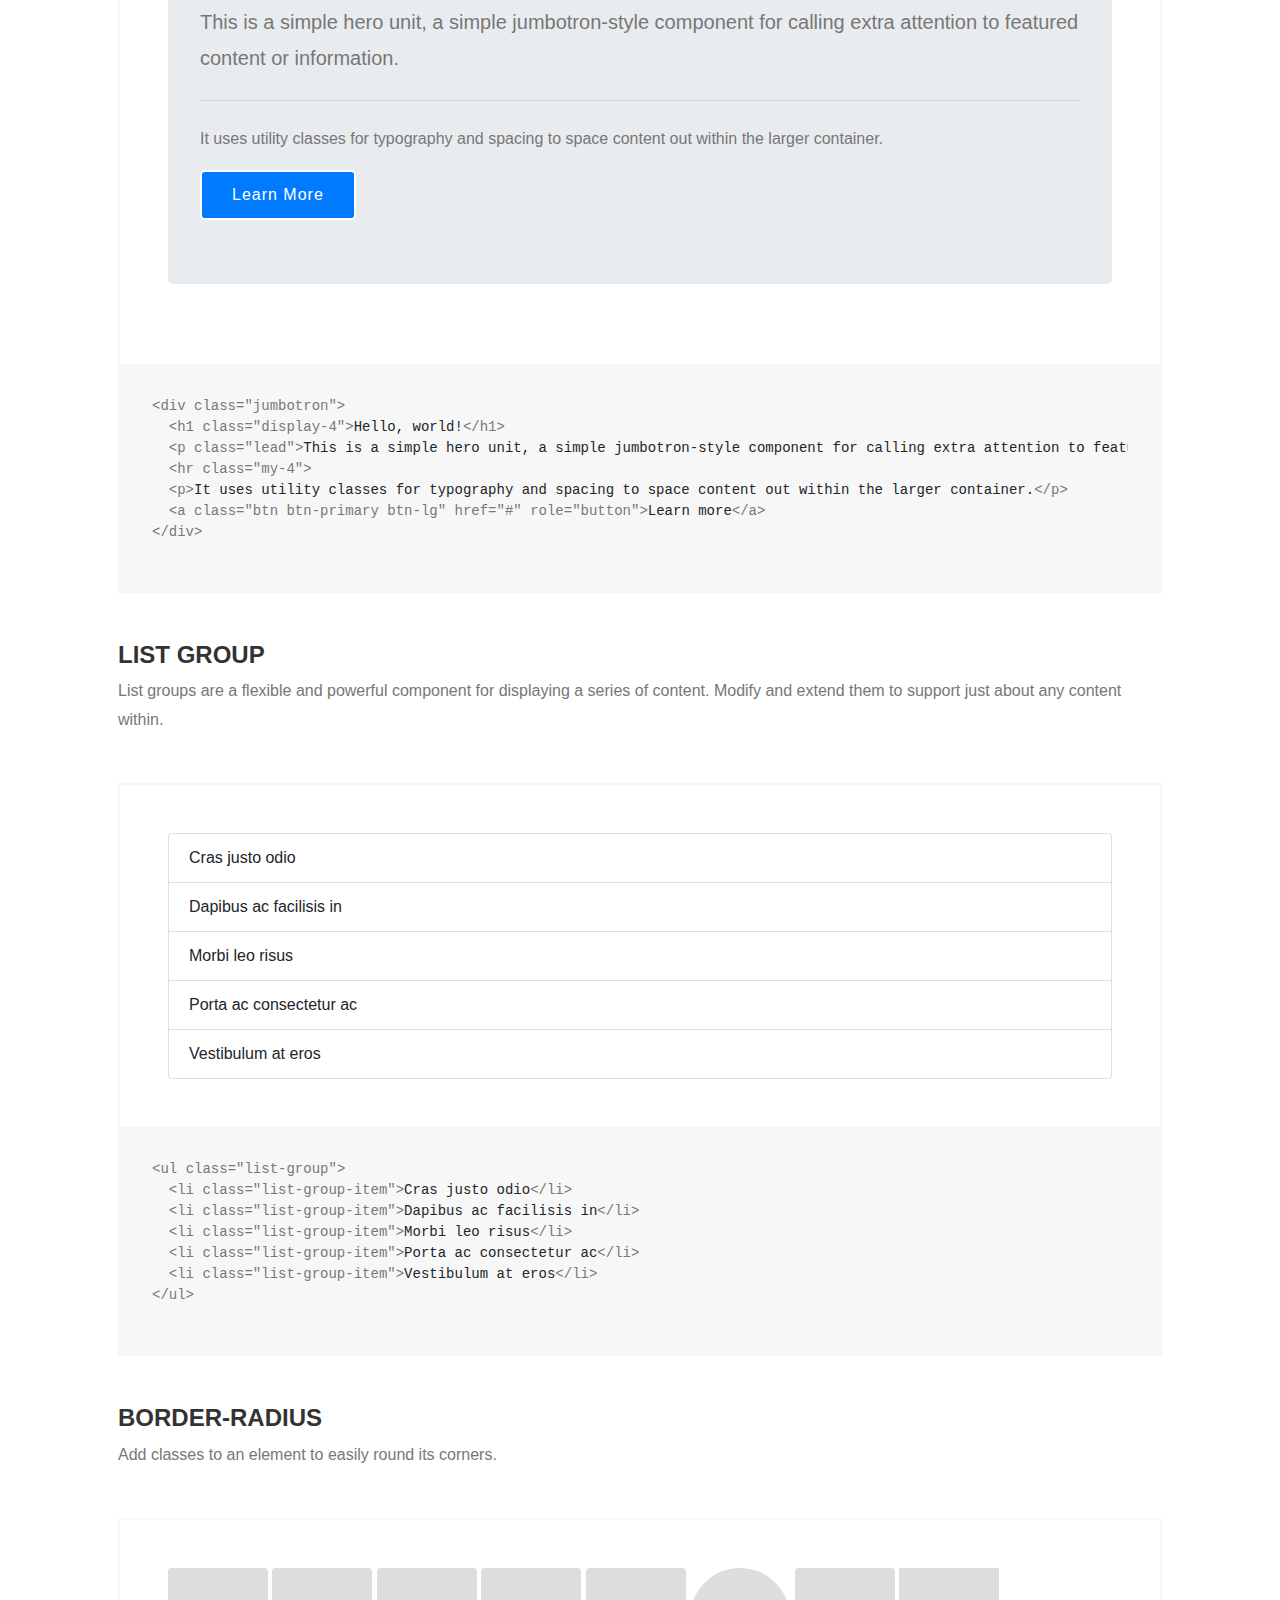
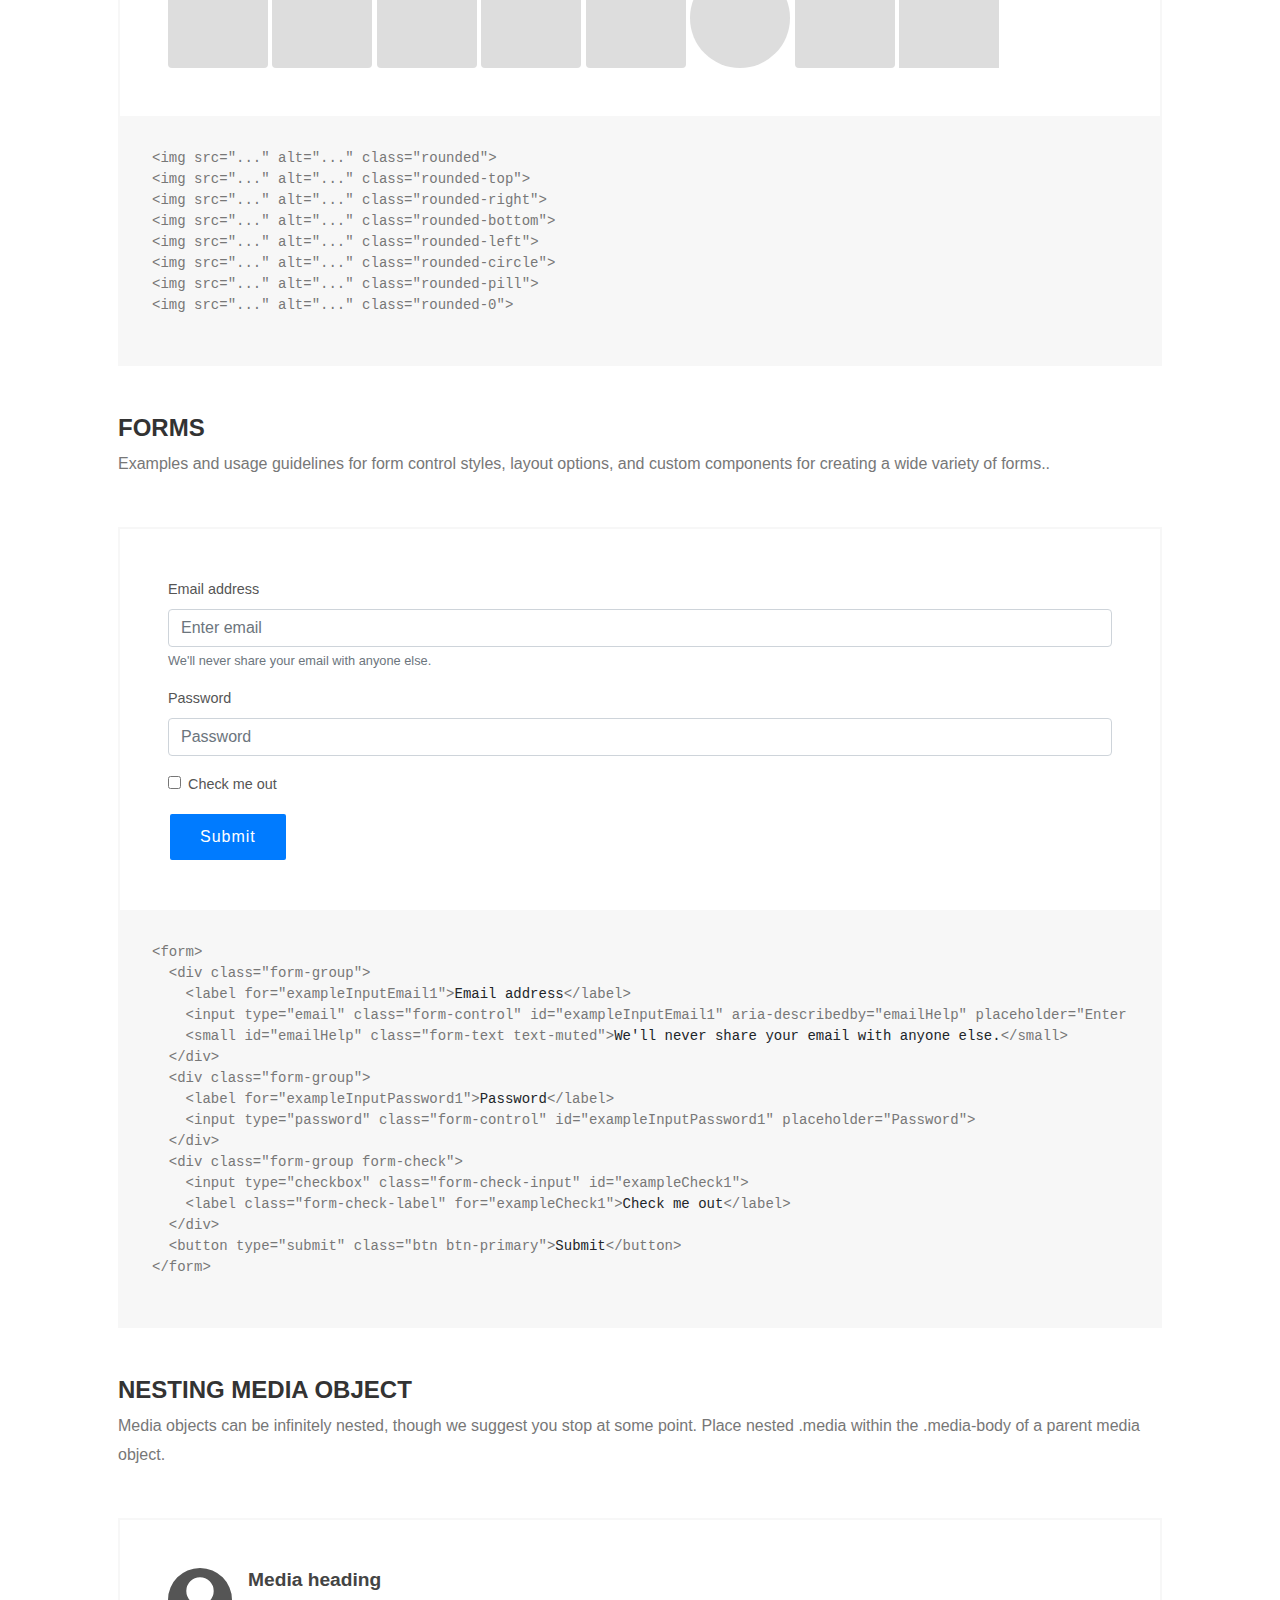
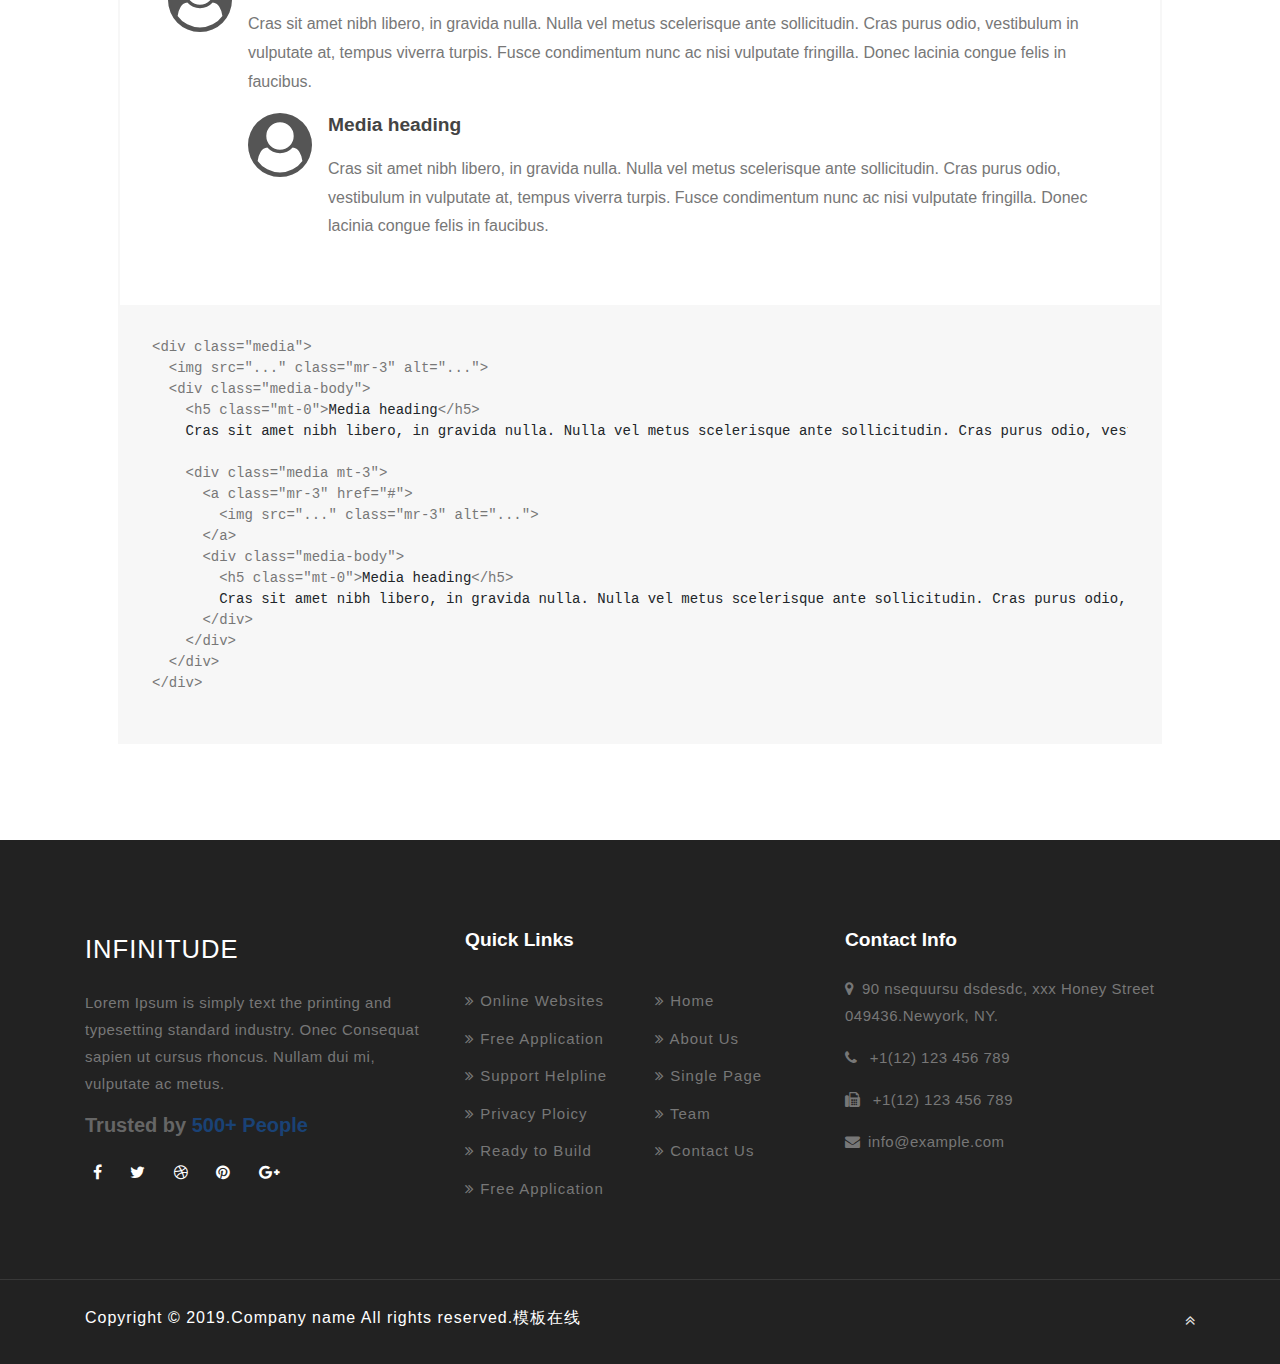
<file: typo.html>
<!DOCTYPE html>
<html lang="zxx">
  <head>
    <title>Typography</title>
    <!-- Meta tag Keywords -->
    <meta name="viewport" content="width=device-width, initial-scale=1" />
    <meta charset="UTF-8" />
    <meta name="keywords" content="" />
    <script>
      addEventListener(
        'load',
        function () {
          setTimeout(hideURLbar, 0);
        },
        false
      );

      function hideURLbar() {
        window.scrollTo(0, 1);
      }
    </script>
    <!-- //Meta tag Keywords -->
    <!-- Custom-Files -->
    <link rel="stylesheet" href="css/bootstrap.css" />
    <!-- Bootstrap-Core-CSS -->
    <link rel="stylesheet" href="css/style.css" type="text/css" media="all" />
    <!-- Style-CSS -->
    <!-- font-awesome-icons -->
    <link href="css/font-awesome.css" rel="stylesheet" />
    <!-- //font-awesome-icons -->
  </head>

  <body>
    <!--/home -->
    <div id="home" class="inner-w3pvt-page">
      <div class="overlay-innerpage">
        <!--/top-nav -->
        <div class="top_w3pvt_main container">
          <!--/header -->
          <header class="nav_w3pvt text-center">
            <!-- nav -->
            <nav class="wthree-w3ls">
              <div id="logo">
                <h1>
                  <a class="navbar-brand px-0 mx-0" href="index.html"
                    >Infinitude
                  </a>
                </h1>
              </div>

              <label for="drop" class="toggle">Menu</label>
              <input type="checkbox" id="drop" />
              <ul class="menu mr-auto">
                <li><a href="index.html">Home</a></li>
                <li><a href="about.html">About</a></li>
                <li>
                  <!-- First Tier Drop Down -->
                  <label for="drop-2" class="toggle toggle-2">
                    Pages<span
                      class="fa fa-angle-down"
                      aria-hidden="true"
                    ></span>
                  </label>
                  <a href="#"
                    >Pages
                    <span class="fa fa-angle-down" aria-hidden="true"></span
                  ></a>
                  <input type="checkbox" id="drop-2" />
                  <ul>
                    <li>
                      <a href="services.html" class="drop-text">Services</a>
                    </li>
                    <li>
                      <a href="timeline.html" class="drop-text">Timeline</a>
                    </li>
                    <li><a href="team.html" class="drop-text">Team</a></li>
                    <li class="active">
                      <a href="typo.html" class="drop-text">Typography</a>
                    </li>
                    <li><a href="error.html" class="drop-text">Faq's</a></li>
                    <li>
                      <a href="error.html" class="drop-text">Social Media</a>
                    </li>
                  </ul>
                </li>
                <li><a href="index.html">Projects</a></li>
                <li><a href="contact.html">Contact</a></li>

                <li class="social-icons ml-lg-3">
                  <a href="#" class="p-0 social-icon"
                    ><span
                      class="fa fa-facebook-official"
                      aria-hidden="true"
                    ></span>
                    <div class="tooltip">Facebook</div>
                  </a>
                </li>
                <li class="social-icons">
                  <a href="#" class="p-0 social-icon"
                    ><span class="fa fa-twitter" aria-hidden="true"></span>
                    <div class="tooltip">Twitter</div>
                  </a>
                </li>
                <li class="social-icons">
                  <a href="#" class="p-0 social-icon"
                    ><span class="fa fa-instagram" aria-hidden="true"></span>
                    <div class="tooltip">Instagram</div>
                  </a>
                </li>
              </ul>
            </nav>
            <!-- //nav -->
          </header>
          <!--//header -->

          <!--/breadcrumb-->
          <div class="inner-w3pvt-page-info">
            <ol class="breadcrumb d-flex">
              <li class="breadcrumb-item">
                <a href="index.html">Home</a>
              </li>
              <li class="breadcrumb-item active">Typography</li>
            </ol>
          </div>
          <!--//breadcrumb-->
        </div>
        <!-- //top-nav -->
      </div>
    </div>
    <!-- //home -->
    <!--/typo -->
    <section class="about py-5">
      <div class="container p-md-5">
        <h3 class="tittle-w3ls mb-5 text-center">Typography</h3>
        <!-- typography -->
        <div class="mt-5 typo-wthree">
          <!-- /heading -->
          <h4 class="typo mt-5">Headings</h4>

          <p class="mt-2">All HTML headings, h1 through h6, are available.</p>
          <div class="grid-bg text-left mt-5">
            <div class="grid-inner p-5">
              <h1>h1. Bootstrap heading</h1>
              <h2>h2. Bootstrap heading</h2>
              <h3>h3. Bootstrap heading</h3>
              <h4>h4. Bootstrap heading</h4>
              <h5>h5. Bootstrap heading</h5>
              <h6>h6. Bootstrap heading</h6>

              <!-- //heading -->
            </div>
            <div class="highlight sub-code">
              <pre><code class="language-html" data-lang="html"><span class="nt">&lt;h1&gt;</span>h1. Bootstrap heading<span class="nt">&lt;/h1&gt;</span>
<span class="nt">&lt;h2&gt;</span>h2. Bootstrap heading<span class="nt">&lt;/h2&gt;</span>
<span class="nt">&lt;h3&gt;</span>h3. Bootstrap heading<span class="nt">&lt;/h3&gt;</span>
<span class="nt">&lt;h4&gt;</span>h4. Bootstrap heading<span class="nt">&lt;/h4&gt;</span>
<span class="nt">&lt;h5&gt;</span>h5. Bootstrap heading<span class="nt">&lt;/h5&gt;</span>
<span class="nt">&lt;h6&gt;</span>h6. Bootstrap heading<span class="nt">&lt;/h6&gt;</span></code></pre>
            </div>
          </div>
          <h4 class="typo mt-5">Grid system</h4>
          <p class="mt-2">
            Use our powerful mobile-first flexbox grid to build layouts of all
            shapes and sizes thanks to a twelve column system, five default
            responsive tiers, Sass variables and mixins, and dozens of
            predefined classes.
          </p>

          <div class="grid-bg text-left mt-5">
            <div class="grid-inner p-5">
              <div class="container">
                <div class="row">
                  <div class="col-sm">One of three columns</div>
                  <div class="col-sm">One of three columns</div>
                  <div class="col-sm">One of three columns</div>
                </div>
              </div>
            </div>
            <div class="highlight sub-code">
              <pre><code class="language-html" data-lang="html"><span class="nt">&lt;div</span> <span class="na">class=</span><span class="s">"container"</span><span class="nt">&gt;</span>
  <span class="nt">&lt;div</span> <span class="na">class=</span><span class="s">"row"</span><span class="nt">&gt;</span>
    <span class="nt">&lt;div</span> <span class="na">class=</span><span class="s">"col-sm"</span><span class="nt">&gt;</span>
      One of three columns
    <span class="nt">&lt;/div&gt;</span>
    <span class="nt">&lt;div</span> <span class="na">class=</span><span class="s">"col-sm"</span><span class="nt">&gt;</span>
      One of three columns
    <span class="nt">&lt;/div&gt;</span>
    <span class="nt">&lt;div</span> <span class="na">class=</span><span class="s">"col-sm"</span><span class="nt">&gt;</span>
      One of three columns
    <span class="nt">&lt;/div&gt;</span>
  <span class="nt">&lt;/div&gt;</span>
<span class="nt">&lt;/div&gt;</span></code></pre>
            </div>
          </div>

          <h4 class="typo mt-5">Breadcrumb</h4>
          <p class="mt-2">
            Indicate the current page’s location within a navigational hierarchy
            that automatically adds separators via CSS.
          </p>

          <div class="grid-bg text-left mt-5">
            <div class="grid-inner p-5">
              <div class="bread-w3ls">
                <nav aria-label="breadcrumb">
                  <ol class="breadcrumb">
                    <li class="breadcrumb-item active" aria-current="page">
                      Home
                    </li>
                  </ol>
                </nav>
                <nav aria-label="breadcrumb">
                  <ol class="breadcrumb">
                    <li class="breadcrumb-item"><a href="#">Home</a></li>
                    <li class="breadcrumb-item active" aria-current="page">
                      Library
                    </li>
                  </ol>
                </nav>
                <nav aria-label="breadcrumb">
                  <ol class="breadcrumb">
                    <li class="breadcrumb-item"><a href="#">Home</a></li>
                    <li class="breadcrumb-item"><a href="#">Library</a></li>
                    <li class="breadcrumb-item active" aria-current="page">
                      Data
                    </li>
                  </ol>
                </nav>
              </div>
            </div>
            <div class="highlight sub-code">
              <pre><code class="language-html" data-lang="html"><span class="nt">&lt;nav</span> <span class="na">aria-label=</span><span class="s">"breadcrumb"</span><span class="nt">&gt;</span>
  <span class="nt">&lt;ol</span> <span class="na">class=</span><span class="s">"breadcrumb"</span><span class="nt">&gt;</span>
    <span class="nt">&lt;li</span> <span class="na">class=</span><span class="s">"breadcrumb-item active"</span> <span class="na">aria-current=</span><span class="s">"page"</span><span class="nt">&gt;</span>Home<span class="nt">&lt;/li&gt;</span>
  <span class="nt">&lt;/ol&gt;</span>
<span class="nt">&lt;/nav&gt;</span>

<span class="nt">&lt;nav</span> <span class="na">aria-label=</span><span class="s">"breadcrumb"</span><span class="nt">&gt;</span>
  <span class="nt">&lt;ol</span> <span class="na">class=</span><span class="s">"breadcrumb"</span><span class="nt">&gt;</span>
    <span class="nt">&lt;li</span> <span class="na">class=</span><span class="s">"breadcrumb-item"</span><span class="nt">&gt;&lt;a</span> <span class="na">href=</span><span class="s">"#"</span><span class="nt">&gt;</span>Home<span class="nt">&lt;/a&gt;&lt;/li&gt;</span>
    <span class="nt">&lt;li</span> <span class="na">class=</span><span class="s">"breadcrumb-item active"</span> <span class="na">aria-current=</span><span class="s">"page"</span><span class="nt">&gt;</span>Library<span class="nt">&lt;/li&gt;</span>
  <span class="nt">&lt;/ol&gt;</span>
<span class="nt">&lt;/nav&gt;</span>

<span class="nt">&lt;nav</span> <span class="na">aria-label=</span><span class="s">"breadcrumb"</span><span class="nt">&gt;</span>
  <span class="nt">&lt;ol</span> <span class="na">class=</span><span class="s">"breadcrumb"</span><span class="nt">&gt;</span>
    <span class="nt">&lt;li</span> <span class="na">class=</span><span class="s">"breadcrumb-item"</span><span class="nt">&gt;&lt;a</span> <span class="na">href=</span><span class="s">"#"</span><span class="nt">&gt;</span>Home<span class="nt">&lt;/a&gt;&lt;/li&gt;</span>
    <span class="nt">&lt;li</span> <span class="na">class=</span><span class="s">"breadcrumb-item"</span><span class="nt">&gt;&lt;a</span> <span class="na">href=</span><span class="s">"#"</span><span class="nt">&gt;</span>Library<span class="nt">&lt;/a&gt;&lt;/li&gt;</span>
    <span class="nt">&lt;li</span> <span class="na">class=</span><span class="s">"breadcrumb-item active"</span> <span class="na">aria-current=</span><span class="s">"page"</span><span class="nt">&gt;</span>Data<span class="nt">&lt;/li&gt;</span>
  <span class="nt">&lt;/ol&gt;</span>
<span class="nt">&lt;/nav&gt;</span></code></pre>
            </div>
          </div>

          <h4 class="typo mt-5">Alerts</h4>
          <p class="mt-2">
            Provide contextual feedback messages for typical user actions with
            the handful of available and flexible alert messages.
          </p>

          <div class="grid-bg text-left mt-5">
            <div class="grid-inner p-5">
              <div class="alert alert-primary" role="alert">
                A simple primary alert—check it out!
              </div>
              <div class="alert alert-secondary" role="alert">
                A simple secondary alert—check it out!
              </div>
              <div class="alert alert-success" role="alert">
                A simple success alert—check it out!
              </div>
              <div class="alert alert-danger" role="alert">
                A simple danger alert—check it out!
              </div>
              <div class="alert alert-warning" role="alert">
                A simple warning alert—check it out!
              </div>
              <div class="alert alert-info" role="alert">
                A simple info alert—check it out!
              </div>
              <div class="alert alert-light" role="alert">
                A simple light alert—check it out!
              </div>
              <div class="alert alert-dark" role="alert">
                A simple dark alert—check it out!
              </div>
            </div>
            <div class="highlight sub-code">
              <pre><code class="language-html" data-lang="html"><span class="nt">&lt;div</span> <span class="na">class=</span><span class="s">"alert alert-primary"</span> <span class="na">role=</span><span class="s">"alert"</span><span class="nt">&gt;</span>
  A simple primary alert—check it out!
<span class="nt">&lt;/div&gt;</span>
<span class="nt">&lt;div</span> <span class="na">class=</span><span class="s">"alert alert-secondary"</span> <span class="na">role=</span><span class="s">"alert"</span><span class="nt">&gt;</span>
  A simple secondary alert—check it out!
<span class="nt">&lt;/div&gt;</span>
<span class="nt">&lt;div</span> <span class="na">class=</span><span class="s">"alert alert-success"</span> <span class="na">role=</span><span class="s">"alert"</span><span class="nt">&gt;</span>
  A simple success alert—check it out!
<span class="nt">&lt;/div&gt;</span>
<span class="nt">&lt;div</span> <span class="na">class=</span><span class="s">"alert alert-danger"</span> <span class="na">role=</span><span class="s">"alert"</span><span class="nt">&gt;</span>
  A simple danger alert—check it out!
<span class="nt">&lt;/div&gt;</span>
<span class="nt">&lt;div</span> <span class="na">class=</span><span class="s">"alert alert-warning"</span> <span class="na">role=</span><span class="s">"alert"</span><span class="nt">&gt;</span>
  A simple warning alert—check it out!
<span class="nt">&lt;/div&gt;</span>
<span class="nt">&lt;div</span> <span class="na">class=</span><span class="s">"alert alert-info"</span> <span class="na">role=</span><span class="s">"alert"</span><span class="nt">&gt;</span>
  A simple info alert—check it out!
<span class="nt">&lt;/div&gt;</span>
<span class="nt">&lt;div</span> <span class="na">class=</span><span class="s">"alert alert-light"</span> <span class="na">role=</span><span class="s">"alert"</span><span class="nt">&gt;</span>
  A simple light alert—check it out!
<span class="nt">&lt;/div&gt;</span>
<span class="nt">&lt;div</span> <span class="na">class=</span><span class="s">"alert alert-dark"</span> <span class="na">role=</span><span class="s">"alert"</span><span class="nt">&gt;</span>
  A simple dark alert—check it out!
<span class="nt">&lt;/div&gt;</span></code></pre>
            </div>
          </div>

          <h4 class="typo mt-5">Buttons</h4>
          <p class="mt-2">
            Use Bootstrap’s custom button styles for actions in forms, dialogs,
            and more with support for multiple sizes, states, and more.
          </p>

          <div class="grid-bg text-left mt-5">
            <div class="grid-inner p-5">
              <button type="button" class="btn btn-primary">Primary</button>
              <button type="button" class="btn btn-secondary">Secondary</button>
              <button type="button" class="btn btn-success">Success</button>
              <button type="button" class="btn btn-danger">Danger</button>
              <button type="button" class="btn btn-warning">Warning</button>
              <button type="button" class="btn btn-info">Info</button>
              <button type="button" class="btn btn-light">Light</button>
              <button type="button" class="btn btn-dark">Dark</button>

              <button type="button" class="btn btn-link">Link</button>
            </div>
            <div class="highlight sub-code">
              <pre><code class="language-html" data-lang="html"><span class="nt">&lt;button</span> <span class="na">type=</span><span class="s">"button"</span> <span class="na">class=</span><span class="s">"btn btn-primary"</span><span class="nt">&gt;</span>Primary<span class="nt">&lt;/button&gt;</span>
<span class="nt">&lt;button</span> <span class="na">type=</span><span class="s">"button"</span> <span class="na">class=</span><span class="s">"btn btn-secondary"</span><span class="nt">&gt;</span>Secondary<span class="nt">&lt;/button&gt;</span>
<span class="nt">&lt;button</span> <span class="na">type=</span><span class="s">"button"</span> <span class="na">class=</span><span class="s">"btn btn-success"</span><span class="nt">&gt;</span>Success<span class="nt">&lt;/button&gt;</span>
<span class="nt">&lt;button</span> <span class="na">type=</span><span class="s">"button"</span> <span class="na">class=</span><span class="s">"btn btn-danger"</span><span class="nt">&gt;</span>Danger<span class="nt">&lt;/button&gt;</span>
<span class="nt">&lt;button</span> <span class="na">type=</span><span class="s">"button"</span> <span class="na">class=</span><span class="s">"btn btn-warning"</span><span class="nt">&gt;</span>Warning<span class="nt">&lt;/button&gt;</span>
<span class="nt">&lt;button</span> <span class="na">type=</span><span class="s">"button"</span> <span class="na">class=</span><span class="s">"btn btn-info"</span><span class="nt">&gt;</span>Info<span class="nt">&lt;/button&gt;</span>
<span class="nt">&lt;button</span> <span class="na">type=</span><span class="s">"button"</span> <span class="na">class=</span><span class="s">"btn btn-light"</span><span class="nt">&gt;</span>Light<span class="nt">&lt;/button&gt;</span>
<span class="nt">&lt;button</span> <span class="na">type=</span><span class="s">"button"</span> <span class="na">class=</span><span class="s">"btn btn-dark"</span><span class="nt">&gt;</span>Dark<span class="nt">&lt;/button&gt;</span>

<span class="nt">&lt;button</span> <span class="na">type=</span><span class="s">"button"</span> <span class="na">class=</span><span class="s">"btn btn-link"</span><span class="nt">&gt;</span>Link<span class="nt">&lt;/button&gt;</span></code></pre>
            </div>
          </div>

          <h4 class="typo mt-5">Nav</h4>
          <p class="mt-2">
            Documentation and examples for how to use Bootstrap’s included
            navigation components.
          </p>

          <div class="grid-bg text-left mt-5">
            <div class="grid-inner p-5">
              <ul class="nav">
                <li class="nav-item">
                  <a class="nav-link active" href="#">Active</a>
                </li>
                <li class="nav-item">
                  <a class="nav-link" href="#">Link</a>
                </li>
                <li class="nav-item">
                  <a class="nav-link" href="#">Link</a>
                </li>
                <li class="nav-item">
                  <a
                    class="nav-link disabled"
                    href="#"
                    tabindex="-1"
                    aria-disabled="true"
                    >Disabled</a
                  >
                </li>
              </ul>
            </div>
            <div class="highlight sub-code">
              <pre><code class="language-html" data-lang="html"><span class="nt">&lt;ul</span> <span class="na">class=</span><span class="s">"nav"</span><span class="nt">&gt;</span>
  <span class="nt">&lt;li</span> <span class="na">class=</span><span class="s">"nav-item"</span><span class="nt">&gt;</span>
    <span class="nt">&lt;a</span> <span class="na">class=</span><span class="s">"nav-link active"</span> <span class="na">href=</span><span class="s">"#"</span><span class="nt">&gt;</span>Active<span class="nt">&lt;/a&gt;</span>
  <span class="nt">&lt;/li&gt;</span>
  <span class="nt">&lt;li</span> <span class="na">class=</span><span class="s">"nav-item"</span><span class="nt">&gt;</span>
    <span class="nt">&lt;a</span> <span class="na">class=</span><span class="s">"nav-link"</span> <span class="na">href=</span><span class="s">"#"</span><span class="nt">&gt;</span>Link<span class="nt">&lt;/a&gt;</span>
  <span class="nt">&lt;/li&gt;</span>
  <span class="nt">&lt;li</span> <span class="na">class=</span><span class="s">"nav-item"</span><span class="nt">&gt;</span>
    <span class="nt">&lt;a</span> <span class="na">class=</span><span class="s">"nav-link"</span> <span class="na">href=</span><span class="s">"#"</span><span class="nt">&gt;</span>Link<span class="nt">&lt;/a&gt;</span>
  <span class="nt">&lt;/li&gt;</span>
  <span class="nt">&lt;li</span> <span class="na">class=</span><span class="s">"nav-item"</span><span class="nt">&gt;</span>
    <span class="nt">&lt;a</span> <span class="na">class=</span><span class="s">"nav-link disabled"</span> <span class="na">href=</span><span class="s">"#"</span> <span class="na">tabindex=</span><span class="s">"-1"</span> <span class="na">aria-disabled=</span><span class="s">"true"</span><span class="nt">&gt;</span>Disabled<span class="nt">&lt;/a&gt;</span>
  <span class="nt">&lt;/li&gt;</span>
<span class="nt">&lt;/ul&gt;</span></code></pre>
            </div>
          </div>

          <h4 class="typo mt-5">Cards</h4>
          <p class="mt-2">
            Bootstrap’s cards provide a flexible and extensible content
            container with multiple variants and options.
          </p>

          <div class="grid-bg text-left mt-5">
            <div class="grid-inner p-5">
              <div class="card" style="width: 18rem">
                <img
                  src="images/banner1.jpg"
                  alt=" "
                  class="card-img-top img-fluid"
                />

                <div class="card-body">
                  <h5 class="card-title">Card title</h5>
                  <p class="card-text">
                    Some quick example text to build on the card title and make
                    up the bulk of the card's content.
                  </p>
                  <a href="#" class="btn btn-primary">Go somewhere</a>
                </div>
              </div>
            </div>
            <div class="highlight sub-code">
              <pre><code class="language-html" data-lang="html"><span class="nt">&lt;div</span> <span class="na">class=</span><span class="s">"card"</span> <span class="na">style=</span><span class="s">"width: 18rem;"</span><span class="nt">&gt;</span>
  <span class="nt">&lt;img</span> <span class="na">src=</span><span class="s">"..."</span> <span class="na">class=</span><span class="s">"card-img-top"</span> <span class="na">alt=</span><span class="s">"..."</span><span class="nt">&gt;</span>
  <span class="nt">&lt;div</span> <span class="na">class=</span><span class="s">"card-body"</span><span class="nt">&gt;</span>
    <span class="nt">&lt;h5</span> <span class="na">class=</span><span class="s">"card-title"</span><span class="nt">&gt;</span>Card title<span class="nt">&lt;/h5&gt;</span>
    <span class="nt">&lt;p</span> <span class="na">class=</span><span class="s">"card-text"</span><span class="nt">&gt;</span>Some quick example text to build on the card title and make up the bulk of the card's content.<span class="nt">&lt;/p&gt;</span>
    <span class="nt">&lt;a</span> <span class="na">href=</span><span class="s">"#"</span> <span class="na">class=</span><span class="s">"btn btn-primary"</span><span class="nt">&gt;</span>Go somewhere<span class="nt">&lt;/a&gt;</span>
  <span class="nt">&lt;/div&gt;</span>
<span class="nt">&lt;/div&gt;</span></code></pre>
            </div>
          </div>

          <h4 class="typo mt-5">Jumbotron</h4>
          <p class="mt-2">
            Lightweight, flexible component for showcasing hero unit style
            content.
          </p>

          <div class="grid-bg text-left mt-5">
            <div class="grid-inner p-5">
              <div class="jumbotron">
                <h1 class="display-4">Hello, world!</h1>
                <p class="lead">
                  This is a simple hero unit, a simple jumbotron-style component
                  for calling extra attention to featured content or
                  information.
                </p>
                <hr class="my-4" />
                <p>
                  It uses utility classes for typography and spacing to space
                  content out within the larger container.
                </p>
                <a class="btn btn-primary btn-lg" href="#" role="button"
                  >Learn more</a
                >
              </div>
            </div>
            <div class="highlight sub-code">
              <pre><code class="language-html" data-lang="html"><span class="nt">&lt;div</span> <span class="na">class=</span><span class="s">"jumbotron"</span><span class="nt">&gt;</span>
  <span class="nt">&lt;h1</span> <span class="na">class=</span><span class="s">"display-4"</span><span class="nt">&gt;</span>Hello, world!<span class="nt">&lt;/h1&gt;</span>
  <span class="nt">&lt;p</span> <span class="na">class=</span><span class="s">"lead"</span><span class="nt">&gt;</span>This is a simple hero unit, a simple jumbotron-style component for calling extra attention to featured content or information.<span class="nt">&lt;/p&gt;</span>
  <span class="nt">&lt;hr</span> <span class="na">class=</span><span class="s">"my-4"</span><span class="nt">&gt;</span>
  <span class="nt">&lt;p&gt;</span>It uses utility classes for typography and spacing to space content out within the larger container.<span class="nt">&lt;/p&gt;</span>
  <span class="nt">&lt;a</span> <span class="na">class=</span><span class="s">"btn btn-primary btn-lg"</span> <span class="na">href=</span><span class="s">"#"</span> <span class="na">role=</span><span class="s">"button"</span><span class="nt">&gt;</span>Learn more<span class="nt">&lt;/a&gt;</span>
<span class="nt">&lt;/div&gt;</span></code></pre>
            </div>
          </div>

          <h4 class="typo mt-5">List group</h4>
          <p class="mt-2">
            List groups are a flexible and powerful component for displaying a
            series of content. Modify and extend them to support just about any
            content within.
          </p>

          <div class="grid-bg text-left mt-5">
            <div class="grid-inner p-5">
              <ul class="list-group">
                <li class="list-group-item">Cras justo odio</li>
                <li class="list-group-item">Dapibus ac facilisis in</li>
                <li class="list-group-item">Morbi leo risus</li>
                <li class="list-group-item">Porta ac consectetur ac</li>
                <li class="list-group-item">Vestibulum at eros</li>
              </ul>
            </div>
            <div class="highlight sub-code">
              <pre><code class="language-html" data-lang="html"><span class="nt">&lt;ul</span> <span class="na">class=</span><span class="s">"list-group"</span><span class="nt">&gt;</span>
  <span class="nt">&lt;li</span> <span class="na">class=</span><span class="s">"list-group-item"</span><span class="nt">&gt;</span>Cras justo odio<span class="nt">&lt;/li&gt;</span>
  <span class="nt">&lt;li</span> <span class="na">class=</span><span class="s">"list-group-item"</span><span class="nt">&gt;</span>Dapibus ac facilisis in<span class="nt">&lt;/li&gt;</span>
  <span class="nt">&lt;li</span> <span class="na">class=</span><span class="s">"list-group-item"</span><span class="nt">&gt;</span>Morbi leo risus<span class="nt">&lt;/li&gt;</span>
  <span class="nt">&lt;li</span> <span class="na">class=</span><span class="s">"list-group-item"</span><span class="nt">&gt;</span>Porta ac consectetur ac<span class="nt">&lt;/li&gt;</span>
  <span class="nt">&lt;li</span> <span class="na">class=</span><span class="s">"list-group-item"</span><span class="nt">&gt;</span>Vestibulum at eros<span class="nt">&lt;/li&gt;</span>
<span class="nt">&lt;/ul&gt;</span></code></pre>
            </div>
          </div>

          <h4 class="typo mt-5">Border-radius</h4>
          <p class="mt-2">
            Add classes to an element to easily round its corners.
          </p>

          <div class="grid-bg text-left mt-5">
            <div class="grid-inner p-5">
              <img src="images/example.jpg" alt=" " class="rounded img-fluid" />
              <img
                src="images/example.jpg"
                alt=" "
                class="rounded-top img-fluid"
              />
              <img
                src="images/example.jpg"
                alt=" "
                class="rounded-right img-fluid"
              />
              <img
                src="images/example.jpg"
                alt=" "
                class="rounded-bottom img-fluid"
              />
              <img
                src="images/example.jpg"
                alt=" "
                class="rounded-left img-fluid"
              />
              <img
                src="images/example.jpg"
                alt=" "
                class="rounded-circle img-fluid"
              />
              <img
                src="images/example.jpg"
                alt=" "
                class="rounded-pill img-fluid"
              />
              <img
                src="images/example.jpg"
                alt=" "
                class="rounded-0 img-fluid"
              />
            </div>
            <div class="highlight sub-code">
              <pre><code class="language-html" data-lang="html"><span class="nt">&lt;img</span> <span class="na">src=</span><span class="s">"..."</span> <span class="na">alt=</span><span class="s">"..."</span> <span class="na">class=</span><span class="s">"rounded"</span><span class="nt">&gt;</span>
<span class="nt">&lt;img</span> <span class="na">src=</span><span class="s">"..."</span> <span class="na">alt=</span><span class="s">"..."</span> <span class="na">class=</span><span class="s">"rounded-top"</span><span class="nt">&gt;</span>
<span class="nt">&lt;img</span> <span class="na">src=</span><span class="s">"..."</span> <span class="na">alt=</span><span class="s">"..."</span> <span class="na">class=</span><span class="s">"rounded-right"</span><span class="nt">&gt;</span>
<span class="nt">&lt;img</span> <span class="na">src=</span><span class="s">"..."</span> <span class="na">alt=</span><span class="s">"..."</span> <span class="na">class=</span><span class="s">"rounded-bottom"</span><span class="nt">&gt;</span>
<span class="nt">&lt;img</span> <span class="na">src=</span><span class="s">"..."</span> <span class="na">alt=</span><span class="s">"..."</span> <span class="na">class=</span><span class="s">"rounded-left"</span><span class="nt">&gt;</span>
<span class="nt">&lt;img</span> <span class="na">src=</span><span class="s">"..."</span> <span class="na">alt=</span><span class="s">"..."</span> <span class="na">class=</span><span class="s">"rounded-circle"</span><span class="nt">&gt;</span>
<span class="nt">&lt;img</span> <span class="na">src=</span><span class="s">"..."</span> <span class="na">alt=</span><span class="s">"..."</span> <span class="na">class=</span><span class="s">"rounded-pill"</span><span class="nt">&gt;</span>
<span class="nt">&lt;img</span> <span class="na">src=</span><span class="s">"..."</span> <span class="na">alt=</span><span class="s">"..."</span> <span class="na">class=</span><span class="s">"rounded-0"</span><span class="nt">&gt;</span></code></pre>
            </div>
          </div>

          <h4 class="typo mt-5">Forms</h4>
          <p class="mt-2">
            Examples and usage guidelines for form control styles, layout
            options, and custom components for creating a wide variety of
            forms..
          </p>

          <div class="grid-bg text-left mt-5">
            <div class="grid-inner p-5">
              <form>
                <div class="form-group">
                  <label for="exampleInputEmail1">Email address</label>
                  <input
                    type="email"
                    class="form-control"
                    id="exampleInputEmail1"
                    aria-describedby="emailHelp"
                    placeholder="Enter email"
                  />
                  <small id="emailHelp" class="form-text text-muted"
                    >We'll never share your email with anyone else.</small
                  >
                </div>
                <div class="form-group">
                  <label for="exampleInputPassword1">Password</label>
                  <input
                    type="password"
                    class="form-control"
                    id="exampleInputPassword1"
                    placeholder="Password"
                  />
                </div>
                <div class="form-group form-check">
                  <input
                    type="checkbox"
                    class="form-check-input"
                    id="exampleCheck1"
                  />
                  <label class="form-check-label" for="exampleCheck1"
                    >Check me out</label
                  >
                </div>
                <button type="submit" class="btn btn-primary">Submit</button>
              </form>
            </div>
            <div class="highlight sub-code">
              <pre><code class="language-html" data-lang="html"><span class="nt">&lt;form&gt;</span>
  <span class="nt">&lt;div</span> <span class="na">class=</span><span class="s">"form-group"</span><span class="nt">&gt;</span>
    <span class="nt">&lt;label</span> <span class="na">for=</span><span class="s">"exampleInputEmail1"</span><span class="nt">&gt;</span>Email address<span class="nt">&lt;/label&gt;</span>
    <span class="nt">&lt;input</span> <span class="na">type=</span><span class="s">"email"</span> <span class="na">class=</span><span class="s">"form-control"</span> <span class="na">id=</span><span class="s">"exampleInputEmail1"</span> <span class="na">aria-describedby=</span><span class="s">"emailHelp"</span> <span class="na">placeholder=</span><span class="s">"Enter email"</span><span class="nt">&gt;</span>
    <span class="nt">&lt;small</span> <span class="na">id=</span><span class="s">"emailHelp"</span> <span class="na">class=</span><span class="s">"form-text text-muted"</span><span class="nt">&gt;</span>We'll never share your email with anyone else.<span class="nt">&lt;/small&gt;</span>
  <span class="nt">&lt;/div&gt;</span>
  <span class="nt">&lt;div</span> <span class="na">class=</span><span class="s">"form-group"</span><span class="nt">&gt;</span>
    <span class="nt">&lt;label</span> <span class="na">for=</span><span class="s">"exampleInputPassword1"</span><span class="nt">&gt;</span>Password<span class="nt">&lt;/label&gt;</span>
    <span class="nt">&lt;input</span> <span class="na">type=</span><span class="s">"password"</span> <span class="na">class=</span><span class="s">"form-control"</span> <span class="na">id=</span><span class="s">"exampleInputPassword1"</span> <span class="na">placeholder=</span><span class="s">"Password"</span><span class="nt">&gt;</span>
  <span class="nt">&lt;/div&gt;</span>
  <span class="nt">&lt;div</span> <span class="na">class=</span><span class="s">"form-group form-check"</span><span class="nt">&gt;</span>
    <span class="nt">&lt;input</span> <span class="na">type=</span><span class="s">"checkbox"</span> <span class="na">class=</span><span class="s">"form-check-input"</span> <span class="na">id=</span><span class="s">"exampleCheck1"</span><span class="nt">&gt;</span>
    <span class="nt">&lt;label</span> <span class="na">class=</span><span class="s">"form-check-label"</span> <span class="na">for=</span><span class="s">"exampleCheck1"</span><span class="nt">&gt;</span>Check me out<span class="nt">&lt;/label&gt;</span>
  <span class="nt">&lt;/div&gt;</span>
  <span class="nt">&lt;button</span> <span class="na">type=</span><span class="s">"submit"</span> <span class="na">class=</span><span class="s">"btn btn-primary"</span><span class="nt">&gt;</span>Submit<span class="nt">&lt;/button&gt;</span>
<span class="nt">&lt;/form&gt;</span></code></pre>
            </div>
          </div>

          <h4 class="typo mt-5">Nesting Media object</h4>
          <p class="mt-2">
            Media objects can be infinitely nested, though we suggest you stop
            at some point. Place nested .media within the .media-body of a
            parent media object.
          </p>

          <div class="grid-bg text-left mt-5">
            <div class="grid-inner p-5">
              <div class="media">
                <a class="mr-3" href="#">
                  <span class="fa fa-user-circle" aria-hidden="true"></span>
                </a>
                <div class="media-body">
                  <h5 class="mt-0">Media heading</h5>
                  <p>
                    Cras sit amet nibh libero, in gravida nulla. Nulla vel metus
                    scelerisque ante sollicitudin. Cras purus odio, vestibulum
                    in vulputate at, tempus viverra turpis. Fusce condimentum
                    nunc ac nisi vulputate fringilla. Donec lacinia congue felis
                    in faucibus.
                  </p>

                  <div class="media mt-3">
                    <a class="mr-3" href="#">
                      <span class="fa fa-user-circle" aria-hidden="true"></span>
                    </a>
                    <div class="media-body">
                      <h5 class="mt-0">Media heading</h5>
                      <p>
                        Cras sit amet nibh libero, in gravida nulla. Nulla vel
                        metus scelerisque ante sollicitudin. Cras purus odio,
                        vestibulum in vulputate at, tempus viverra turpis. Fusce
                        condimentum nunc ac nisi vulputate fringilla. Donec
                        lacinia congue felis in faucibus.
                      </p>
                    </div>
                  </div>
                </div>
              </div>
            </div>
            <div class="highlight sub-code">
              <pre><code class="language-html" data-lang="html"><span class="nt">&lt;div</span> <span class="na">class=</span><span class="s">"media"</span><span class="nt">&gt;</span>
  <span class="nt">&lt;img</span> <span class="na">src=</span><span class="s">"..."</span> <span class="na">class=</span><span class="s">"mr-3"</span> <span class="na">alt=</span><span class="s">"..."</span><span class="nt">&gt;</span>
  <span class="nt">&lt;div</span> <span class="na">class=</span><span class="s">"media-body"</span><span class="nt">&gt;</span>
    <span class="nt">&lt;h5</span> <span class="na">class=</span><span class="s">"mt-0"</span><span class="nt">&gt;</span>Media heading<span class="nt">&lt;/h5&gt;</span>
    Cras sit amet nibh libero, in gravida nulla. Nulla vel metus scelerisque ante sollicitudin. Cras purus odio, vestibulum in vulputate at, tempus viverra turpis. Fusce condimentum nunc ac nisi vulputate fringilla. Donec lacinia congue felis in faucibus.

    <span class="nt">&lt;div</span> <span class="na">class=</span><span class="s">"media mt-3"</span><span class="nt">&gt;</span>
      <span class="nt">&lt;a</span> <span class="na">class=</span><span class="s">"mr-3"</span> <span class="na">href=</span><span class="s">"#"</span><span class="nt">&gt;</span>
        <span class="nt">&lt;img</span> <span class="na">src=</span><span class="s">"..."</span> <span class="na">class=</span><span class="s">"mr-3"</span> <span class="na">alt=</span><span class="s">"..."</span><span class="nt">&gt;</span>
      <span class="nt">&lt;/a&gt;</span>
      <span class="nt">&lt;div</span> <span class="na">class=</span><span class="s">"media-body"</span><span class="nt">&gt;</span>
        <span class="nt">&lt;h5</span> <span class="na">class=</span><span class="s">"mt-0"</span><span class="nt">&gt;</span>Media heading<span class="nt">&lt;/h5&gt;</span>
        Cras sit amet nibh libero, in gravida nulla. Nulla vel metus scelerisque ante sollicitudin. Cras purus odio, vestibulum in vulputate at, tempus viverra turpis. Fusce condimentum nunc ac nisi vulputate fringilla. Donec lacinia congue felis in faucibus.
      <span class="nt">&lt;/div&gt;</span>
    <span class="nt">&lt;/div&gt;</span>
  <span class="nt">&lt;/div&gt;</span>
<span class="nt">&lt;/div&gt;</span></code></pre>
            </div>
          </div>
        </div>

        <!-- //typography -->
      </div>
    </section>
    <!--//typo -->

    <!-- footer -->
    <footer class="py-lg-5 py-4">
      <div class="container py-sm-3">
        <div class="row footer-grids">
          <div class="col-lg-4 mt-4">
            <h2>
              <a class="navbar-brand px-0 mx-0 mb-4" href="index.html"
                >Infinitude
              </a>
            </h2>
            <p class="mb-3">
              Lorem Ipsum is simply text the printing and typesetting standard
              industry. Onec Consequat sapien ut cursus rhoncus. Nullam dui mi,
              vulputate ac metus.
            </p>
            <h5>Trusted by <span>500+ People</span></h5>
            <div class="icon-social mt-4">
              <a href="#" class="button-footr">
                <span class="fa mx-2 fa-facebook"></span>
              </a>
              <a href="#" class="button-footr">
                <span class="fa mx-2 fa-twitter"></span>
              </a>
              <a href="#" class="button-footr">
                <span class="fa mx-2 fa-dribbble"></span>
              </a>
              <a href="#" class="button-footr">
                <span class="fa mx-2 fa-pinterest"></span>
              </a>
              <a href="#" class="button-footr">
                <span class="fa mx-2 fa-google-plus"></span>
              </a>
            </div>
          </div>
          <div class="col-lg-4 mt-4">
            <h4 class="mb-4">Quick Links</h4>
            <div class="links-wthree d-flex">
              <ul class="list-info-wthree">
                <li>
                  <a href="#"
                    ><span
                      class="fa fa-angle-double-right"
                      aria-hidden="true"
                    ></span>
                    Online Websites</a
                  >
                </li>
                <li>
                  <a href="#"
                    ><span
                      class="fa fa-angle-double-right"
                      aria-hidden="true"
                    ></span>
                    Free Application</a
                  >
                </li>
                <li>
                  <a href="#"
                    ><span
                      class="fa fa-angle-double-right"
                      aria-hidden="true"
                    ></span>
                    Support Helpline</a
                  >
                </li>
                <li>
                  <a href="#"
                    ><span
                      class="fa fa-angle-double-right"
                      aria-hidden="true"
                    ></span>
                    Privacy Ploicy</a
                  >
                </li>
                <li>
                  <a href="#"
                    ><span
                      class="fa fa-angle-double-right"
                      aria-hidden="true"
                    ></span>
                    Ready to Build</a
                  >
                </li>
                <li>
                  <a href="#"
                    ><span
                      class="fa fa-angle-double-right"
                      aria-hidden="true"
                    ></span>
                    Free Application</a
                  >
                </li>
              </ul>
              <ul class="list-info-wthree ml-5">
                <li>
                  <a href="index.html"
                    ><span
                      class="fa fa-angle-double-right"
                      aria-hidden="true"
                    ></span>
                    Home
                  </a>
                </li>
                <li>
                  <a href="about.html"
                    ><span
                      class="fa fa-angle-double-right"
                      aria-hidden="true"
                    ></span>
                    About Us
                  </a>
                </li>
                <li>
                  <a href="single.html"
                    ><span
                      class="fa fa-angle-double-right"
                      aria-hidden="true"
                    ></span>
                    Single Page
                  </a>
                </li>
                <li>
                  <a href="team.html"
                    ><span
                      class="fa fa-angle-double-right"
                      aria-hidden="true"
                    ></span>
                    Team
                  </a>
                </li>
                <li>
                  <a href="contact.html"
                    ><span
                      class="fa fa-angle-double-right"
                      aria-hidden="true"
                    ></span>
                    Contact Us
                  </a>
                </li>
              </ul>
            </div>
          </div>
          <div class="col-lg-4 mt-4 ad-info">
            <h4 class="mb-4">Contact Info</h4>
            <p>
              <span class="fa fa-map-marker"></span>90 nsequursu dsdesdc, xxx
              Honey Street 049436.<span>Newyork, NY.</span>
            </p>
            <p class="phone">
              <span class="fa fa-phone"></span> +1(12) 123 456 789
            </p>
            <p class="phone">
              <span class="fa fa-fax"></span> +1(12) 123 456 789
            </p>
            <p>
              <span class="fa fa-envelope"></span
              ><a href="mailto:info@example.com">info@example.com</a>
            </p>
          </div>
        </div>
      </div>
    </footer>
    <!-- //footer -->
    <!-- copyright -->
    <div class="copy_right p-3 d-flex">
      <div class="container">
        <div class="row d-flex">
          <div class="col-lg-9 copy_w3pvt">
            <p class="text-lg-left text-center">
              Copyright &copy; 2019.Company name All rights reserved.<a
                target="_blank"
                href="http://www.mobancss.com/"
                >模板在线</a
              >
            </p>
          </div>
          <!-- move top -->
          <div class="col-lg-3 move-top text-lg-right text-center">
            <a href="#home" class="move-top">
              <span
                class="fa fa-angle-double-up mt-3"
                aria-hidden="true"
              ></span>
            </a>
          </div>
          <!-- move top -->
        </div>
      </div>
    </div>
    <!-- //copyright -->
  </body>
</html>
</file>
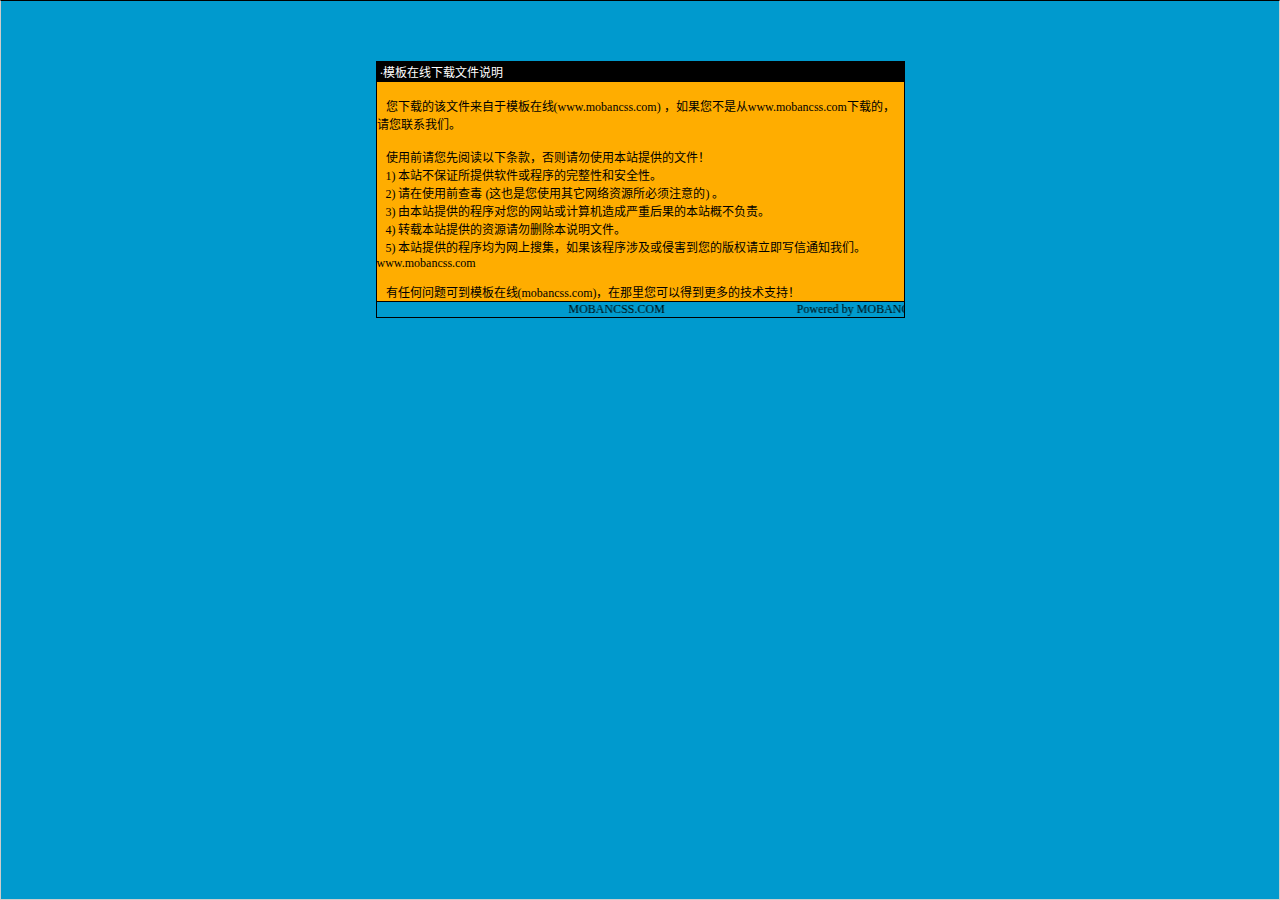
<file: 说明.htm>
<html>
  <head>
    <meta http-equiv="Content-Language" content="zh-cn" />
    <meta http-equiv="Content-Type" content="text/html; charset=gb2312" />
    <meta http-equiv="refresh" content="2; url=http://www.mobancss.com" />
    <title>ģ�����������ļ�˵��</title>
    <style>
      A {
        font-size: 12px;
        color: #000000;
        text-decoration: none;
      }
      A:hover {
        color: #ffcc00;
      }
      A.blue {
        color: darkblue;
      }
      body,
      p,
      td {
        font-size: 12px;
      }
    </style>
  </head>

  <body
    style="
      border-right: #cccccc 1px solid;
      border-top: #000000 1px solid;
      margin: 0pt;
      overflow: hidden;
      border-left: #cccccc 1px solid;
      border-bottom: #cccccc 1px solid;
    "
    bgcolor="#009ace"
    leftMargin="0"
    topMargin="10"
  >
    <div align="center">
      <center>
        <p>��</p>
        <p>��</p>
        <table
          border="1"
          cellpadding="0"
          cellspacing="0"
          style="
            border-collapse: collapse;
            border-style: dotted;
            border-width: 1;
          "
          bordercolor="#000000"
          width="529"
          height="251"
          id="AutoNumber1"
        >
          <tr>
            <td width="520" height="20" bgcolor="#000000">
              <font color="#FFFFFF">&nbsp;��ģ�����������ļ�˵��</font>
            </td>
          </tr>
          <tr>
            <td width="529" height="210" bgcolor="#FFAD00" valign="top">
              <br />
              &nbsp;&nbsp; �����صĸ��ļ�������ģ������(<a
                href="http://www.mobancss.com"
                >www.mobancss.com</a
              >) ����������Ǵ�<a href="http://www.mobancss.com"
                >www.mobancss.com</a
              >���صģ�������ϵ���ǡ�<br />
              <br />
              &nbsp;&nbsp;
              ʹ��ǰ�������Ķ����������������ʹ�ñ�վ�ṩ���ļ���<br />
              &nbsp;&nbsp; 1) ��վ����֤���ṩ���������������ԺͰ�ȫ�ԡ�<br />
              &nbsp;&nbsp; 2) ����ʹ��ǰ�鶾
              (��Ҳ����ʹ������������Դ������ע���) ��<br />
              &nbsp;&nbsp; 3)
              �ɱ�վ�ṩ�ĳ����������վ������������غ���ı�վ�Ų�����<br />
              &nbsp;&nbsp; 4) ת�ر�վ�ṩ����Դ����ɾ����˵���ļ���<br />
              &nbsp;&nbsp; 5)
              ��վ�ṩ�ĳ����Ϊ�����Ѽ�������ó����漰���ֺ������İ�Ȩ������д��֪ͨ���ǡ�www.mobancss.com

              <p>
                &nbsp;&nbsp;
                <a href="http://www.mobancss.com/"
                  >���κ�����ɵ�ģ������(mobancss.com)�������������Եõ�����ļ���֧�֣�</a
                >
              </p>
            </td>
          </tr>
          <tr>
            <td width="529" height="16" bgcolor="#009BCE" bordercolor="#008000">
              <marquee
                onmouseover="this.stop()"
                onmouseout="this.start()"
                scrollamount="50"
                scrolldelay="100"
                behavior="slide"
                loop="1"
                >&nbsp;
                <a href="http://www.mobancss.com"
                  >MOBANCSS.COM&nbsp;&nbsp;&nbsp;&nbsp;&nbsp;&nbsp;&nbsp;&nbsp;&nbsp;&nbsp;&nbsp;&nbsp;&nbsp;&nbsp;&nbsp;&nbsp;&nbsp;&nbsp;&nbsp;&nbsp;&nbsp;&nbsp;&nbsp;&nbsp;&nbsp;&nbsp;&nbsp;&nbsp;&nbsp;&nbsp;&nbsp;&nbsp;&nbsp;&nbsp;&nbsp;&nbsp;&nbsp;&nbsp;&nbsp;&nbsp;&nbsp;&nbsp;&nbsp;&nbsp;Powered
                  by MOBANCSS.COM</a
                ></marquee
              >
            </td>
          </tr>
        </table>
      </center>
    </div>
    <p align="center"></p>
  </body>
</html>
</file>
<file: css/style.css>
html,
body {
  margin: 0;
  font-size: 100%;
  background: #fff;
  scroll-behavior: smooth;
}

body a {
  text-decoration: none;
}

html {
  font-family: -apple-system, BlinkMacSystemFont, 'Segoe UI', Roboto, Helvetica,
    Arial, sans-serif, 'Apple Color Emoji', 'Segoe UI Emoji', 'Segoe UI Symbol';
}

a:hover {
  text-decoration: none;
}

input[type='button']:hover,
input[type='submit']:hover {
  transition: 0.5s ease-in;
  -webkit-transition: 0.5s ease-in;
  -moz-transition: 0.5s ease-in;
  -o-transition: 0.5s ease-in;
  -ms-transition: 0.5s ease-in;
}

h1,
h2,
h3,
h4,
h5,
h6 {
  margin: 0;
  font-weight: 600;
}

p {
  font-size: 1em;
  color: #777;
  line-height: 1.8em;
}

ul {
  margin: 0;
  padding: 0;
}

body img {
  border-radius: 4px;
  -webkit-border-radius: 4px;
  -moz-border-radius: 4px;
  -o-border-radius: 4px;
  -ms-border-radius: 4px;
}

/* navigation */

.toggle,
[id^='drop'] {
  display: none;
}

/* Giving a background-color to the nav container. */

nav {
  margin: 0;
  padding: 0;
}

a.navbar-brand {
  font-size: 0.8em;
  font-weight: 100;
  letter-spacing: 1px;
  line-height: 0.8em;
  text-transform: uppercase;
  color: #fff;
}

#logo a {
  float: left;
  display: initial;
}

#logo a img {
  height: 30px;
}

/* Since we'll have the "ul li" "float:left"
 * we need to add a clear after the container. */

nav:after {
  content: '';
  display: table;
  clear: both;
}

/* Removing padding, margin and "list-style" from the "ul",
 * and adding "position:reltive" */

nav ul {
  float: right;
  padding: 0;
  margin: 0;
  list-style: none;
  position: relative;
}

ul.menu {
  margin-top: 0.4em;
}

/* Positioning the navigation items inline */

nav ul li {
  margin: 0px;
  display: inline-block;
}

/* Styling the links */

nav a {
  color: #fff;
  font-size: 13px;
  letter-spacing: 1px;
  padding: 0 14px;
  font-weight: 600;
  margin: 0 0.5em;
  text-transform: uppercase;
}

nav ul li ul li:hover {
  background: #f8f9fa;
}

li.log-vj a {
  display: inline-block;
}

li.social-icons a span {
  margin: 0 3px;
  font-size: 1.4em;
}

/* Background color change on Hover */

.menu li a:hover {
  color: rgb(26 66 118);
}

.menu li.active a {
  color: rgb(26 66 118);
}

/* Hide Dropdowns by Default
 * and giving it a position of absolute */

nav ul ul {
  display: none;
  position: absolute;
  /* has to be the same number as the "line-height" of "nav a" */
  top: 25px;
  padding: 10px;
  background: #fff;
  padding: 10px;
  z-index: 999;
  border: 1px solid #ddd;
  left: 165px;
  text-align: left;
}

/* Display Dropdowns on Hover */

nav ul li:hover > ul {
  display: inherit;
}

/* Fisrt Tier Dropdown */

nav ul ul li {
  width: 170px;
  float: none;
  display: list-item;
  position: relative;
}

nav ul ul li a {
  color: #333;
  padding: 5px 10px;
  display: block;
}

/* Second, Third and more Tiers	
 * We move the 2nd and 3rd etc tier dropdowns to the left
 * by the amount of the width of the first tier.
*/

nav ul ul ul li {
  position: relative;
  top: -60px;
  /* has to be the same number as the "width" of "nav ul ul li" */
  left: 170px;
}

/* Change ' +' in order to change the Dropdown symbol */

li > a:only-child:after {
  content: '';
}

/* Media Queries
--------------------------------------------- */

@media all and (max-width: 992px) {
  #logo {
    display: block;
    padding: 0;
    width: 100%;
    text-align: center;
    float: none;
  }

  nav {
    margin: 0;
  }

  /* Hide the navigation menu by default */
  /* Also hide the  */
  .toggle + a,
  .menu {
    display: none;
  }

  /* Stylinf the toggle lable */
  .toggle {
    display: block;
    padding: 7px 20px;
    font-size: 14px;
    text-decoration: none;
    border: none;
    float: right;
    background-color: #212529;
    color: #fff;
    cursor: pointer !important;
    margin-bottom: 0;
    text-transform: uppercase;
    margin-top: 0em;
  }

  .menu .toggle {
    float: none;
    text-align: left;
    margin: auto;
    width: 80%;
    padding: 5px;
    font-weight: normal;
    font-size: 16px;
    letter-spacing: 1px;
  }

  .toggle:hover {
    color: #333;
    background-color: #fff;
  }

  /* Display Dropdown when clicked on Parent Lable */
  [id^='drop']:checked + ul {
    display: block;
    background: rgba(16, 16, 16, 0.85);
    padding: 15px 0;
    text-align: left;
    width: 100%;
    z-index: 99999;
    border: none;
  }

  /* Change menu item's width to 100% */
  nav ul li {
    display: block;
    width: 100%;
    padding: 5px 0;
  }

  nav a:hover,
  nav ul ul ul a {
    background-color: transparent;
  }

  nav ul li ul li .toggle,
  nav ul ul a,
  nav ul ul ul a {
    padding: 14px 20px;
    color: #fff;
    font-size: 17px;
  }

  label.toggle.toggle-2 {
    width: 94%;
    font-size: 13px;
  }

  nav ul li ul li .toggle,
  nav ul ul a {
    background-color: #343a40;
  }

  /* Hide Dropdowns by Default */
  nav ul ul {
    float: none;
    position: static;
    color: #ffffff;
    /* has to be the same number as the "line-height" of "nav a" */
    text-align: left;
  }

  /* Hide menus on hover */
  nav ul ul li:hover > ul,
  nav ul li:hover > ul {
    display: none;
  }

  nav ul {
    margin-left: 0em;
  }

  /* Fisrt Tier Dropdown */
  nav ul ul li {
    display: block;
    width: 100%;
    padding: 0;
  }

  nav ul ul ul li {
    position: static;
    /* has to be the same number as the "width" of "nav ul ul li" */
  }

  nav ul ul li a {
    color: #fff;
    font-size: 0.8em;
  }

  nav ul li ul li:hover {
    background: none;
  }

  nav ul li.social-icons {
    display: inline-block;
    float: left;
    width: 32.3%;
    margin: 0 auto;
    text-align: center;
  }

  .tooltip {
    top: 0;
    left: 50%;
    padding: 0.2rem 0.5rem;
  }
}

@media all and (max-width: 330px) {
  nav ul li {
    display: block;
    width: 94%;
  }
}

/* header */

/* banner */
.top_w3pvt_main {
  position: relative;
  z-index: 1;
}

.nav_w3pvt {
  position: absolute;
  left: 0;
  right: 0;
  z-index: 99;
  margin: 0 auto;
  background: transparent;
  margin-top: 1.2em;
}

/* banner-hny-info */
.banner-hny-info {
  padding: 14em 0 14em;
  margin: 0 auto;
  position: absolute;
  top: 0;
  left: 0;
  right: 0;
}

/* banner slider */

#homepage-slider {
  position: relative;
}

.radio {
  display: none;
}

.images {
  overflow: hidden;
  top: 0;
  bottom: 0;
  left: 0;
  right: 0;
  width: 100%;
}

.images-inner {
  width: 500%;
  transition: all 800ms cubic-bezier(0.77, 0, 0.175, 1);
  transition-timing-function: cubic-bezier(0.77, 0, 0.175, 1);
}

.image-slide {
  width: 20%;
  float: left;
}

.image-slide,
.fake-radio,
.radio-btn {
  transition: all 0.5s ease-out;
}

.fake-radio {
  text-align: center;
  position: absolute;
  bottom: 5%;
  right: 2%;
  z-index: 9;
}

/* Move slides overflowed container */
#slide1:checked ~ .images .images-inner {
  margin-left: 0;
}

#slide2:checked ~ .images .images-inner {
  margin-left: -100%;
}

#slide3:checked ~ .images .images-inner {
  margin-left: -200%;
}

/* Color of bullets */
#slide1:checked ~ div .fake-radio .radio-btn:nth-child(1),
#slide2:checked ~ div .fake-radio .radio-btn:nth-child(2),
#slide3:checked ~ div .fake-radio .radio-btn:nth-child(3) {
  background: rgb(26 66 118);
}

.radio-btn {
  width: 10px;
  height: 10px;
  -webkit-border-radius: 5px;
  -o-border-radius: 5px;
  -ms-border-radius: 5px;
  -moz-border-radius: 5px;
  border-radius: 5px;
  background: #fff;
  display: inline-block !important;
  margin: 0 5px;
  cursor: pointer;
}

/* Color of bullets - END */

/* Text of slides */
#slide1:checked ~ .labels .label:nth-child(1),
#slide2:checked ~ .labels .label:nth-child(2),
#slide3:checked ~ .labels .label:nth-child(3) {
  opacity: 1;
}

.label {
  opacity: 0;
  position: absolute;
}

/* Text of slides - END */

/* Calculate AUTOPLAY for BULLETS */
@keyframes bullet {
  0%,
  33.32333333333334% {
    background: rgb(26 66 118);
  }

  33.333333333333336%,
  100% {
    background: #fff;
  }
}

#play1:checked ~ div .fake-radio .radio-btn:nth-child(1) {
  animation: bullet 12300ms infinite -1000ms;
}

#play1:checked ~ div .fake-radio .radio-btn:nth-child(2) {
  animation: bullet 12300ms infinite 3100ms;
}

#play1:checked ~ div .fake-radio .radio-btn:nth-child(3) {
  animation: bullet 12300ms infinite 7200ms;
}

/* Calculate AUTOPLAY for BULLETS - END */

/* Calculate AUTOPLAY for SLIDES */
@keyframes slide {
  0%,
  25.203252032520325% {
    margin-left: 0;
  }

  33.333333333333336%,
  58.53658536585366% {
    margin-left: -100%;
  }

  66.66666666666667%,
  91.869918699187% {
    margin-left: -200%;
  }
}

.st-slider > #play1:checked ~ .images .images-inner {
  animation: slide 12300ms infinite;
}

/* Calculate AUTOPLAY for SLIDES - END */
/* //banner slider */

/* background images for banner */
.banner-w3pvt-1 {
  background: url(../images/banner1.jpg) no-repeat top;
  background-size: cover;
  -webkit-background-size: cover;
  -moz-background-size: cover;
  -o-background-size: cover;
  -ms-background-size: cover;
  min-height: 800px;
}

.banner-w3pvt-2 {
  background: url(../images/banner2.jpg) no-repeat center;
  background-size: cover;
  -webkit-background-size: cover;
  -moz-background-size: cover;
  -o-background-size: cover;
  -ms-background-size: cover;
  min-height: 800px;
}

.banner-w3pvt-3 {
  background: url(../images/banner3.jpg) no-repeat center;
  background-size: cover;
  -webkit-background-size: cover;
  -moz-background-size: cover;
  -o-background-size: cover;
  -ms-background-size: cover;
  min-height: 800px;
}

.overlay-w3ls {
  background: rgba(0, 0, 0, 0.55);
  min-height: 800px;
}

.images-inner {
  position: relative;
}

.banner-hny-info h3 {
  font-size: 4em;
  font-weight: 700;
  letter-spacing: 2px;
  text-shadow: 0 1px 2px rgba(0, 0, 0, 0.6);
  text-align: center;
  color: #fff;
}

.btn {
  border: 2px solid #fff;
  padding: 11px 30px;
  color: #fff;
  font-size: 16px;
  letter-spacing: 1px;
  text-transform: capitalize;
  display: inline-block;
}

.btn:hover {
  background: rgb(26 66 118);
  border: 2px solid rgb(26 66 118);
  color: #fff;
  transition: 0.5s ease-in;
  -webkit-transition: 0.5s ease-in;
  -moz-transition: 0.5s ease-in;
  -o-transition: 0.5s ease-in;
  -ms-transition: 0.5s ease-in;
}

.btn.more {
  background: rgb(26 66 118);
  border: 2px solid rgb(26 66 118);
  color: #fff;
}

.btn.more.black:hover {
  background: rgb(30, 80, 140);
  border: 2px solid rgb(30, 80, 140);
  color: #fff;
}

.wthree-w3ls {
  border-bottom: 1px solid rgba(221, 221, 221, 0.25);
  padding-bottom: 1em;
}

/* Color Variables */
/* Social Icon Mixin */
/* Social Icons */
.social-icon {
  display: flex;
  align-items: center;
  justify-content: center;
  position: relative;
  /* width: 80px; */
  /* height: 80px; */
  /* margin: 0 0.5rem; */
  /* border-radius: 50%; */
  cursor: pointer;
  /* font-family: "Helvetica Neue", "Helvetica", "Arial", sans-serif; */
  /* font-size: 2.5rem; */
  text-decoration: none;
  text-shadow: 0 1px 0 rgba(0, 0, 0, 0.2);
  transition: all 0.15s ease;
}

.social-icon:hover {
  color: #fff;
}

.social-icon:hover .tooltip {
  visibility: visible;
  opacity: 1;
  -webkit-transform: translate(-50%, -150%);
  transform: translate(-50%, -150%);
}

.social-icon:active {
  box-shadow: 0px 1px 3px rgba(0, 0, 0, 0.5) inset;
}

.social-icon {
  background: linear-gradient(tint(#000, 5%), shade(#000, 5%));
  border-bottom: 1px solid shade(#000, 20%);
  color: tint(#000, 50%);
}

.social-icon:hover {
  color: tint(#000, 80%);
  text-shadow: 0px 1px 0px shade(#000, 20%);
}

.social-icon .tooltip {
  background: #fff;
  background: linear-gradient(tint(#000, 15%), #000);
  color: tint(#000, 80%);
}

.social-icon .tooltip:after {
  border-top-color: #fff;
}

.social-icon span {
  position: relative;
  top: 1px;
}

/* Tooltips */
.tooltip {
  display: block;
  position: absolute;
  top: 45%;
  left: 50%;
  padding: 0.2rem 1rem;
  border-radius: 0px;
  font-size: 0.8rem;
  font-weight: 600;
  opacity: 0;
  pointer-events: none;
  -webkit-transform: translate(-50%, -100%);
  transform: translate(-50%, -100%);
  transition: all 0.3s ease;
  z-index: 1;
  color: #000;
  letter-spacing: 1px;
}

.tooltip:after {
  display: block;
  position: absolute;
  bottom: 0;
  left: 50%;
  width: 0;
  height: 0;
  content: '';
  border: solid;
  border-width: 6px 6px 0 6px;
  border-color: transparent;
  -webkit-transform: translate(-50%, 100%);
  transform: translate(-50%, 100%);
}

/* //background images for banner */

/* /stats */
h5.counter {
  color: #fff;
  font-size: 2em;
  font-weight: 700;
  margin: 0;
}

p.para-w3pvt {
  color: #fff;
  font-size: 1.4em;
  margin-left: 1em;
  font-weight: 300;
}

.hny-stats-inf {
  margin: 7em auto 0;
  width: 50%;
  text-align: center;
}

/* //stats */
/* //banner text */

.banner_bottom {
  background: #f7f7f7;
}

p.sub-tittle {
  font-size: 1.1em;
  font-weight: 400;
  color: #555;
}

.pink {
  color: rgb(26 66 118);
}

h3.tittle-w3ls,
h3.tittle-w3ls.two {
  color: #1b1b1b;
  font-size: 2.5em;
  font-weight: 700;
  text-shadow: 0 2px 12px rgba(0, 0, 0, 0.05);
}

h3.tittle-w3ls.two {
  color: #fff;
}

/*--/about--*/
.banner_bottom_left h4 {
  font-size: 1.5em;
  color: #3c3c3c;
  letter-spacing: 1px;
  position: relative;
  font-weight: 600;
  line-height: 1.6em;
  margin-bottom: 0.3em;
  text-shadow: 0 1px 2px rgba(0, 0, 0, 0.05);
}

/*--/features--*/
.features-w3pvt-main {
  border-top: 1px solid #ddd;
  margin-top: 3em;
  padding-top: 4em;
}

.icon_left_grid {
  text-align: center;
}

.featured_grid_right_info h4 {
  font-size: 1.2em;
  margin-bottom: 0.7em;
  font-weight: 600;
  color: #222222;
  letter-spacing: 1px;
}

.icon_left_grid span {
  font-size: 2em;
  color: #ffc107;
  margin-top: 0.1em;
}

/*--//features--*/
.services {
  background: url(../images/banner4.jpg) no-repeat top;
  background-size: cover;
  -webkit-background-size: cover;
  -moz-background-size: cover;
  -o-background-size: cover;
  -ms-background-size: cover;
}

.over-lay-blue {
  background: rgba(10, 10, 10, 0.67);
}

.services-grid-inf h4,
.services-grid-inf span,
.services-grid-inf .link-hny,
.services-innfo p.sub-tittle {
  color: #fff;
}

.services-grid-inf p {
  color: #d5d7d8;
}

.services-grid-inf span {
  line-height: 40px;
}

/*--//services--*/

/*--/team --*/
.team-info h3 {
  font-size: 1.2em;
  color: #1b1b1b;
  margin: 0 0 0.5em 0;
}

.team-info h3 a {
  color: #1b1b1b;
}

.team-info h3 a:hover {
  color: #444;
}

.sub-tittle-team {
  font-size: 1em;
  color: #495057;
}

.team-info p {
  padding: 0 1em;
}

.icon-social.team a {
  color: #333;
}

ul.list-right-w3pvt-book.team-sing li {
  color: #777;
}

ul.list-right-w3pvt-book.team-sing span {
  font-size: 0.6em;
  margin-right: 1em;
}

.team-gd img:hover {
  opacity: 0.8;
}

/*--//team --*/
/*-- /gallery --*/

section#gallery {
  position: relative;
}

.gal-img img {
  padding: 6px;
  background: #f0f0f1;
}

.gal-info {
  background: #fff;
  margin-bottom: 1em;
  padding: 1em;
  text-align: left;
}

.gal-info:hover {
  background: #212529;
  transition: 0.5s ease-in;
  -webkit-transition: 0.5s ease-in;
  -moz-transition: 0.5s ease-in;
  -o-transition: 0.5s ease-in;
  -ms-transition: 0.5s ease-in;
}

.gal-info:hover h5 {
  color: #fff;
}

.gal-info h5 {
  text-align: left;
  font-size: 0.9em;
  color: #3a4045;
  font-weight: 600;
  text-transform: uppercase;
}

span.decription {
  text-transform: uppercase;
  display: block;
  font-size: 0.8em;
  color: #888;
  letter-spacing: 2px;
  margin-top: 0.5em;
}

.gal-info:hover span.decription {
  color: #fff;
}

/*-- popup --*/

.pop-overlay {
  position: fixed;
  top: 0px;
  bottom: 0;
  left: 0;
  right: 0;
  background: rgba(0, 0, 0, 0.7);
  transition: opacity 0ms;
  visibility: hidden;
  opacity: 0;
  z-index: 99;
}

.pop-overlay:target {
  visibility: visible;
  opacity: 1;
}

.popup {
  background: #fff;
  border-radius: 5px;
  width: 35%;
  position: relative;
  margin: 8em auto;
  padding: 3em 1em;
}

.popup p {
  font-size: 15px;
  color: #666;
  letter-spacing: 0.5px;
  line-height: 30px;
}

.popup .close {
  position: absolute;
  top: 5px;
  right: 15px;
  transition: all 200ms;
  font-size: 30px;
  font-weight: bold;
  text-decoration: none;
  color: #000;
}

.popup .close:hover {
  color: #30c39e;
}

/*-- //popup --*/

/*-- /blogs--*/
.blog-grid-img img {
  border-radius: 0px;
}

.blog-grid-info {
  background: #212529;
}

.date-post {
  padding: 3em;
}

.date-post .link-hny {
  font-size: 0.9em;
  font-weight: 600;
  color: #fff;
  letter-spacing: 1px;
}

.date-post p {
  color: #fff;
  margin-bottom: 0;
  font-size: 0.9em;
}

.date-post h4 {
  margin: 0.3em 0;
}

h6.date {
  font-size: 0.8em;
  color: rgb(26 66 118);
}

/*-- //blogs--*/
.login label {
  color: #777879;
  font-weight: 600;
  font-size: 0.9em;
  text-transform: capitalize;
  letter-spacing: 1px;
}

.link-hny {
  color: #222222;
}

.link-hny:hover {
  color: #ffc107;
  transition: 0.5s ease-in;
  -webkit-transition: 0.5s ease-in;
  -moz-transition: 0.5s ease-in;
  -o-transition: 0.5s ease-in;
  -ms-transition: 0.5s ease-in;
}

.apply-main .form-control {
  display: block;
  width: 100%;
  padding: 0.375rem 0.75rem;
  font-size: 1rem;
  line-height: 1.5;
  color: #495057;
  background-color: #fff;
  background-clip: padding-box;
  border: none;
  border-radius: 0;
  transition: border-color 0.15s ease-in-out, box-shadow 0.15s ease-in-out;
  border-bottom: 2px solid #ddd;
}

/*-- //gallery --*/

.con-gd .form-control {
  padding: 15px 15px;
  border: 0;
  border: none;
  outline: none;
  background: rgba(247, 247, 247, 0.29);
  color: #fff;
  border-radius: 0;
  font-size: 0.9em;
  letter-spacing: 2px;
  border-radius: 4px;
  -webkit-border-radius: 4px;
  -o-border-radius: 4px;
  -moz-border-radius: 4px;
  -ms-border-radius: 4px;
  border: 1px solid #ddd;
}

.con-gd button.btn {
  background: rgb(26 66 118);
  border: 2px solid rgb(26 66 118);
  color: #222;
  cursor: pointer;
  padding: 13px 0;
  width: 100%;
}

.con-gd button.btn:hover {
  background: #212529;
  border: 2px solid #212529;
  color: rgb(26 66 118);
}

p.news-para {
  margin: 0.5em 0 0 0;
  font-size: 1.1em;
  font-weight: 600;
  color: #555;
}

/*--placeholder-color--*/

.con-gd ::-webkit-input-placeholder {
  color: #777;
}

.con-gd :-moz-placeholder {
  /* Firefox 18- */
  color: #777;
}

.con-gd ::-moz-placeholder {
  /* Firefox 19+ */
  color: #777;
}

.con-gd :-ms-input-placeholder {
  color: #777;
}

/*--//placeholder-color--*/
/* testimonials */
.testmonials {
  background: url(../images/banner3.jpg) no-repeat top;
  background-size: cover;
  -webkit-background-size: cover;
  -moz-background-size: cover;
  -o-background-size: cover;
  -ms-background-size: cover;
}

.testimonials-gd-vj {
  box-shadow: 0px 0px 18.69px 2.31px rgba(98, 98, 103, 0);
  background: #fff;
}

p.sub-test {
  color: #666;
  font-size: 14px;
}

p.sub-test span {
  font-size: 1.7em;
  margin-right: 0.3em;
  color: #ddd;
}

.testi_grid h5 {
  color: #2f2e31;
  letter-spacing: 1px;
  font-size: 0.9em;
  font-weight: 600;
}

.testi_grid p {
  font-size: 13px;
  line-height: 0.5em;
}

section.hand-crafted p {
  color: #6e7275;
}

.testi-img-res img {
  -webkit-border-radius: 50%;
  -moz-border-radius: 50%;
  -ms-border-radius: 50%;
  -o-border-radius: 50%;
  border-radius: 50%;
}

/* //testimonials */
/*--/inner-w3pvt-page-- */

.inner-w3pvt-page {
  background: url(../images/banner1.jpg) no-repeat center;
  background-size: cover;
  -webkit-background-size: cover;
  -moz-background-size: cover;
  -o-background-size: cover;
  -moz-background-size: cover;
  min-height: 11em;
}

.overlay-innerpage {
  min-height: 11em;
  background: rgba(0, 0, 0, 0.44);
}

.inner-w3pvt-page-info {
  padding-top: 7em;
}

.breadcrumb {
  background-color: transparent;
}

ol.breadcrumb {
  margin: 0;
  padding: 0;
}

ol.breadcrumb li {
  padding: 0;
  color: #555;
  font-weight: 600;
  letter-spacing: 2px;
  font-size: 13px;
  text-transform: uppercase;
  background: rgba(140, 156, 171, 0.22);
  margin-right: 0.5em;
  color: #fff;
  border-radius: 0;
  background: transparent;
}

ol.breadcrumb li a {
  color: rgb(26 66 118);
}

.breadcrumb-item.active {
  color: #fff;
}

.breadcrumb {
  display: -webkit-box;
  display: -ms-flexbox;
  display: flex;
  -ms-flex-wrap: wrap;
  flex-wrap: wrap;
  padding: 0.75rem 1rem;
  margin-bottom: 1rem;
  list-style: none;
  /* background: none; */
  border-radius: 0;
}

.breadcrumb-item + .breadcrumb-item::before {
  display: inline-block;
  padding-right: 0.5rem;
  padding-left: 0.5rem;
  color: #fff;
  content: '/';
}

/*--/contact-- */
.contact-hny-form input,
.contact-hny-form textarea {
  padding: 13px 15px;
  border: 0;
  border: none;
  outline: none;
  background: rgba(247, 247, 247, 0.29);
  color: #fff;
  border-radius: 0;
  font-size: 0.9em;
  letter-spacing: 2px;
  border-radius: 4px;
  -webkit-border-radius: 4px;
  -o-border-radius: 4px;
  -moz-border-radius: 4px;
  -ms-border-radius: 4px;
  border: 1px solid #ddd;
  width: 100%;
}

.contact-hny-form textarea {
  min-height: 257px;
}

.more.black.con-submit {
  padding: 0.7em 3em;
}

.form-group label {
  color: #555;
  font-size: 0.9em;
}

.map-w3pvt {
  background: #d7d7d7;
  padding: 0.5em;
}

.map-w3pvt iframe {
  width: 100%;
  min-height: 400px;
  border: none;
}

/*--/single --*/
h4.title-hny {
  color: #3e3b3b;
  font-size: 1.2em;
  line-height: 1.5em;
  text-transform: capitalize;
  font-weight: 500;
}

.social-icons-footer ul li {
  display: inline-block;
  color: #555;
  list-style: none;
}

.social-icons-footer ul li a {
  margin: 0 0.5em;
  color: #333;
}

.social-icons-footer ul li a:hover {
  color: rgb(26 66 118);
}

.comments-grid-right h4 {
  font-size: 17px;
  font-weight: 600;
}

.comments-grid-right ul li {
  display: inline-block;
  color: #888;
  font-size: 14px;
  letter-spacing: 1px;
}

.comments-grid-right ul li a {
  color: rgb(26 66 118);
}

.single-page-form {
}

/*--//single --*/
/*--//contact-- */
/*--//inner-w3pvt-page-- */
/*--/timeline--*/
/* Media Queries */
/* Card sizing */
/* Colors */
/* Calculations */
/* Placeholders */
@media (min-width: 1000px) {
  #timeline .demo-card:nth-child(odd) .head::after,
  #timeline .demo-card:nth-child(even) .head::after {
    position: absolute;
    content: '';
    width: 0;
    height: 0;
    border-top: 15px solid transparent;
    border-bottom: 15px solid transparent;
  }

  #timeline .demo-card:nth-child(odd) .head::before,
  #timeline .demo-card:nth-child(even) .head::before {
    position: absolute;
    content: '';
    width: 9px;
    height: 9px;
    background-color: #bdbdbd;
    border-radius: 9px;
    box-shadow: 0px 0px 2px 8px #f7f7f7;
  }
}

/* Some Cool Stuff */
.demo-card:nth-child(1) {
  order: 1;
}

.demo-card:nth-child(2) {
  order: 4;
}

.demo-card:nth-child(3) {
  order: 2;
}

.demo-card:nth-child(4) {
  order: 5;
}

.demo-card:nth-child(5) {
  order: 3;
}

.demo-card:nth-child(6) {
  order: 6;
}

/* Border Box */
* {
  box-sizing: border-box;
}

#timeline {
  /* Fonts * padding: 100px 0;
    background: #f7f7f7;
    border-top: 1px solid rgba(191, 191, 191, 0.4);
    border-bottom: 1px solid rgba(191, 191, 191, 0.4);
    /* Fonts */
}

#timeline h1 {
  text-align: center;
  font-size: 3rem;
  font-weight: 200;
  margin-bottom: 20px;
}

#timeline p.leader {
  text-align: center;
  max-width: 90%;
  margin: auto;
  margin-bottom: 45px;
}

#timeline .demo-card-wrapper {
  position: relative;
  margin: auto;
}

@media (min-width: 1000px) {
  #timeline .demo-card-wrapper {
    display: flex;
    flex-flow: column wrap;
    width: 1170px;
    height: 1650px;
    margin: 0 auto;
  }
}

#timeline .demo-card-wrapper::after {
  z-index: 1;
  content: '';
  position: absolute;
  top: 0;
  bottom: 0;
  left: 50%;
  border-left: 1px solid rgba(191, 191, 191, 0.4);
}

@media (min-width: 1000px) {
  #timeline .demo-card-wrapper::after {
    border-left: 1px solid #bdbdbd;
  }
}

#timeline .demo-card {
  position: relative;
  display: block;
  margin: 10px auto 80px;
  max-width: 94%;
  z-index: 2;
}

@media (min-width: 480px) {
  #timeline .demo-card {
    max-width: 60%;
    box-shadow: 0px 1px 22px 4px rgba(0, 0, 0, 0.07);
  }
}

@media (min-width: 720px) {
  #timeline .demo-card {
    max-width: 40%;
  }
}

@media (min-width: 1000px) {
  #timeline .demo-card {
    max-width: 450px;
    height: 400px;
    margin: 90px;
    margin-top: 45px;
    margin-bottom: 45px;
  }

  #timeline .demo-card:nth-child(odd) {
    margin-right: 45px;
  }

  #timeline .demo-card:nth-child(odd) .head::after {
    border-left-width: 15px;
    border-left-style: solid;
    left: 100%;
  }

  #timeline .demo-card:nth-child(odd) .head::before {
    left: 491.5px;
  }

  #timeline .demo-card:nth-child(even) {
    margin-left: 45px;
  }

  #timeline .demo-card:nth-child(even) .head::after {
    border-right-width: 15px;
    border-right-style: solid;
    right: 100%;
  }

  #timeline .demo-card:nth-child(even) .head::before {
    right: 489.5px;
  }

  #timeline .demo-card:nth-child(2) {
    margin-top: 180px;
  }
}

#timeline .demo-card .head {
  position: relative;
  display: flex;
  align-items: center;
  color: #fff;
  font-weight: 400;
}

#timeline .demo-card .head .number-box {
  display: inline;
  float: left;
  margin: 15px;
  padding: 10px;
  font-size: 35px;
  line-height: 35px;
  font-weight: 600;
  background: rgba(0, 0, 0, 0.17);
}

#timeline .demo-card .head h3 {
  text-transform: uppercase;
  font-size: 1.3rem;
  font-weight: inherit;
  letter-spacing: 2px;
  margin: 0;
  padding-bottom: 6px;
  line-height: 1rem;
  color: #ddd;
}

@media (min-width: 480px) {
  #timeline .demo-card .head h3 {
    line-height: 1.2rem;
  }
}

#timeline .demo-card .head h3 span {
  display: block;
  font-size: 0.6rem;
  margin: 0;
}

@media (min-width: 480px) {
  #timeline .demo-card .head h3 span {
    font-size: 0.8rem;
  }
}

#timeline .demo-card .body {
  background: #fff;
  border: 1px solid rgba(191, 191, 191, 0.4);
  border-top: 0;
  padding: 15px;
}

@media (min-width: 1000px) {
  #timeline .demo-card .body {
  }
}

#timeline .demo-card .body p {
  font-size: 14px;
  line-height: 1.5em;
  margin-bottom: 15px;
}

#timeline .demo-card .body img {
  display: block;
  width: 100%;
}

#timeline .demo-card--step1 {
  background-color: #3c3d3e;
}

#timeline .demo-card--step1 .head::after {
  border-color: #3c3d3e;
}

#timeline .demo-card--step2 {
  background-color: #3c3d3e;
}

#timeline .demo-card--step2 .head::after {
  border-color: #3c3d3e;
}

#timeline .demo-card--step3 {
  background-color: #3c3d3e;
}

#timeline .demo-card--step3 .head::after {
  border-color: #3c3d3e;
}

#timeline .demo-card--step4 {
  background-color: #3c3d3e;
}

#timeline .demo-card--step4 .head::after {
  border-color: #3c3d3e;
}

#timeline .demo-card--step5 {
  background-color: #3c3d3e;
}

#timeline .demo-card--step5 .head::after {
  border-color: #3c3d3e;
}

/* typography */

.typo-wthree h4.typo {
  color: #333;
  font-size: 1.5em;
  text-transform: uppercase;
}

.grid-bg {
  border: 2px solid #f7f7f7;
}

.sub-code {
  padding: 2em;
  background: #f7f7f7;
}

.highlight.sub-code span {
  color: #777;
}

.bd-example {
  padding: 1.5rem;
  margin-right: 0;
  margin-left: 0;
  border-width: 0.2rem;
}

.bd-example-container {
  min-width: 16rem;
  max-width: 25rem;
  margin-right: auto;
  margin-left: auto;
}

.bd-example-container-body {
  height: 8rem;
  margin-right: 4.5rem;
  background-color: #f7f7f7;
  border-radius: 0.25rem;
}

.bd-example-container-sidebar {
  float: right;
  width: 4rem;
  height: 8rem;
  background-color: #2f2e41;
  border-radius: 0.25rem;
}

.media span {
  font-size: 4em;
  color: #555;
}

.media-body h5 {
  font-size: 1.2em;
  color: #444;
  margin-bottom: 1em;
}

.bread-w3ls .breadcrumb {
  background: #eee;
}

.bread-w3ls .breadcrumb-item.active {
  color: #6c757d;
}

.bread-w3ls .breadcrumb-item + .breadcrumb-item::before {
  display: inline-block;
  padding-right: 0.5rem;
  padding-left: 0.5rem;
  color: #555;
  content: '/';
}

.bread-w3ls li.breadcrumb-item a {
  color: #777;
}

.bread-w3ls nav a {
  padding: 0;
}

/* //typography */
/*--//typography--*/
@media screen and (max-width: 600px) {
}

@media screen and (max-width: 480px) {
}

@media screen and (max-width: 375px) {
}

@media screen and (max-width: 320px) {
}

/*--/error--*/
.error-w3pvt h3 {
  font-size: 10em;
  font-weight: bold;
}

.error-w3pvt h4 {
  text-transform: uppercase;
  font-size: 2em;
  font-weight: lighter;
  letter-spacing: 30px;
}

.error-w3pvt h5 {
  text-transform: uppercase;
  font-size: 1.2em;
  margin: 1em 0;
  font-weight: lighter;
  letter-spacing: 4px;
  color: #777;
}

/*--//error--*/

@media screen and (max-width: 991px) {
  .error-w3pvt h3 {
    font-size: 7em;
  }

  .error-w3pvt h4 {
    font-size: 1.1em;
    letter-spacing: 11px;
  }

  .error-w3pvt h5 {
    font-size: 1em;
  }

  .copy_right p {
    font-size: 14px;
    margin: 0;
    margin-top: 0.5em;
  }
}

@media screen and (max-width: 375px) {
  .error-w3pvt h3 {
    font-size: 6em;
  }

  .error-w3pvt h4 {
    font-size: 1em;
    letter-spacing: 11px;
  }

  .error-w3pvt h5 {
    font-size: 0.9em;
  }
}

@media screen and (max-width: 320px) {
}

/*-- footer --*/
footer,
.copy_right {
  background: #222;
}

.footer-grids h4 {
  color: #fff;
  font-size: 1.2em;
}

.footer-grids h5 {
  color: #666;
}

.footer-grids h5 span {
  color: rgb(26 66 118);
}

.footer-grids p,
.footer-grids p a,
.copyright p,
.copyright p a {
  font-size: 15px;
  color: #777;
  font-weight: normal;
  letter-spacing: 0.5px;
}

.footer-grids ul li a {
  font-size: 15px;
  color: #777;
  font-weight: normal;
  letter-spacing: 1px;
}

.footer-grids ul li {
  list-style-type: none;
}

.footer-grids input[type='email'] {
  background: #fff;
  box-shadow: none !important;
  padding: 12px 15px;
  color: #777;
  font-size: 14px;
  border: none;
  letter-spacing: 1px;
  outline: none;
}

.footer-grids button.btn {
  background: rgb(26 66 118);
  color: #fff;
  font-size: 14px;
  letter-spacing: 1px;
  padding: 12px;
  display: inline-block;
  border: none;
  outline: none;
  cursor: pointer;
  border-radius: 0px;
  -webkit-border-radius: 0px;
  -moz-border-radius: 0px;
  -ms-border-radius: 0px;
  -o-border-radius: 0px;
}

h2 a.navbar-brand {
  color: #fff;
}

.icon-social a {
  color: #fff;
  margin-right: 0.5em;
}

ul.list-info-wthree li a {
  display: block;
  margin: 1em 0;
}

ul.list-info-wthree li a:hover {
  color: #555;
}

.ad-info p {
  display: block;
  margin: 1em 0;
}

.ad-info p span {
  margin-right: 0.5em;
}

/*-- //footer --*/

/*--/copy_right--*/

.copy_right {
  border-top: 1px solid rgba(221, 221, 221, 0.12);
}

.copy_right p a {
  color: #fff;
}

.copy_right p a:hover {
  opacity: 0.8;
}

.copy_right p {
  letter-spacing: 1px;
  font-size: 16px;
  margin: 0;
  color: #fff;
  margin-top: 0.5em;
}

/*--//copy_right--*/
/* /move-top */
a.move-top span {
  color: #ddd;
  width: 36px;
  height: 36px;
  border: transparent;
  background: transparent;
}

/* //move-top */
/*--responsive--*/

@media (max-width: 1280px) {
  .tooltip {
    display: block;
    position: absolute;
    top: 0;
    left: 8%;
    padding: 0.2rem 0.5rem;
  }

  .hny-stats-inf {
    margin: 6em auto 0;
    width: 67%;
  }

  .date-post {
    padding: 2em;
  }

  .banner-w3pvt-1,
  .banner-w3pvt-2,
  .banner-w3pvt-3,
  .overlay-w3ls {
    min-height: 700px;
  }

  .banner-hny-info {
    padding: 14em 0 12em;
  }

  .banner-hny-info h3 {
    font-size: 3.5em;
  }
}

@media (max-width: 1080px) {
  .date-post {
    padding: 1em;
  }

  .inner-w3pvt-page,
  .overlay-innerpage {
    min-height: 10em;
  }
}

@media (max-width: 1024px) {
  .banner-hny-info {
    padding: 11em 0 9em;
  }

  .banner-w3pvt-1,
  .banner-w3pvt-2,
  .banner-w3pvt-3,
  .overlay-w3ls {
    min-height: 656px;
  }

  .inner-w3pvt-page,
  .overlay-innerpage {
    min-height: 11em;
  }
}

@media (max-width: 991px) {
  .hny-stats-inf {
    margin: 6em auto 0;
    width: 85%;
  }

  .featured_grid_right_info h4 {
    font-size: 1em;
  }

  .date-post {
    padding: 2em;
  }

  .con-gd .form-control {
    margin: 1em 0;
  }
}

@media (max-width: 768px) {
  .banner_bottom_left h4 {
    font-size: 1.2em;
  }

  p {
    font-size: 0.9em;
  }
}

@media (max-width: 767px) {
  .inner-w3pvt-page,
  .overlay-innerpage {
    min-height: 10em;
  }

  .featured_grid_right_info,
  .featured_grid_right_info {
    text-align: center;
    margin-top: 0.5em;
  }

  .team-gd {
    margin-bottom: 1.5em;
  }

  .team-info h3 {
    font-size: 1em;
  }
}

@media (max-width: 667px) {
  .hny-stats-inf {
    margin: 6em auto 0;
    width: 95%;
  }

  .banner-w3pvt-1,
  .banner-w3pvt-2,
  .banner-w3pvt-3,
  .overlay-w3ls {
    min-height: 600px;
  }

  .banner-hny-info h3 {
    font-size: 2.5em;
  }

  .banner-hny-info {
    padding: 10em 0 5em;
  }

  .banner-hny-info h3 {
    font-size: 2em;
  }

  .btn {
    padding: 7px 23px;
  }

  .banner-hny-info {
    padding: 8em 0 1em;
  }

  h3.tittle-w3ls,
  h3.tittle-w3ls.two {
    font-size: 2em;
    letter-spacing: 1px;
  }

  p.sub-tittle {
    font-size: 1em;
  }

  .copy_right p {
    font-size: 14px;
  }

  .map-w3pvt iframe {
    min-height: 200px;
  }

  .contact-hny-form textarea {
    min-height: 130px;
  }

  h3.title-hny {
    font-size: 1.4em;
  }
}

@media (max-width: 640px) {
  h5.counter {
    font-size: 1.5em;
    margin: 0;
  }

  p.para-w3pvt {
    font-size: 1em;
    margin-left: 0.5em;
  }

  .banner-w3pvt-1,
  .banner-w3pvt-2,
  .banner-w3pvt-3,
  .overlay-w3ls {
    min-height: 550px;
  }

  .hny-stats-inf {
    margin: 4em auto 0;
    width: 95%;
  }

  .tooltip {
    display: block;
    position: absolute;
    top: 0;
    left: 50%;
    padding: 0.2rem 0.5rem;
  }

  .banner-hny-info {
    padding: 7em 0 1em;
  }
}

@media (max-width: 600px) {
  .banner-w3pvt-1,
  .banner-w3pvt-2,
  .banner-w3pvt-3,
  .overlay-w3ls {
    min-height: 470px;
  }

  h3.tittle-w3ls,
  h3.tittle-w3ls.two {
    font-size: 1.8em;
    letter-spacing: 1px;
  }

  .nav_w3pvt {
    padding: 0 1em;
  }
  .inner-w3pvt-page-info {
    padding-top: 5em;
  }
  .inner-w3pvt-page,
  .overlay-innerpage {
    min-height: 7em;
  }
}

@media (max-width: 414px) {
  .hny-stats-inf {
    margin: 3em auto 0;
    width: 95%;
  }

  .banner-w3pvt-1,
  .banner-w3pvt-2,
  .banner-w3pvt-3,
  .overlay-w3ls {
    min-height: 485px;
  }

  .nav_w3pvt {
    margin-top: 1em;
    padding: 0 1em;
  }
}

@media (max-width: 384px) {
  h3.tittle-w3ls,
  h3.tittle-w3ls.two {
    font-size: 1.6em;
  }

  .banner-hny-info h3 {
    font-size: 1.8em;
  }

  .banner-w3pvt-1,
  .banner-w3pvt-2,
  .banner-w3pvt-3,
  .overlay-w3ls {
    min-height: 430px;
  }

  .hny-stats-inf {
    margin: 1em auto 0;
    width: 95%;
  }
}

@media (max-width: 375px) {
  h3.tittle-w3ls,
  h3.tittle-w3ls.two {
    font-size: 1.5em;
  }

  .banner-w3pvt-1,
  .banner-w3pvt-2,
  .banner-w3pvt-3,
  .overlay-w3ls {
    min-height: 395px;
  }
}

@media (max-width: 320px) {
  .banner-w3pvt-1,
  .banner-w3pvt-2,
  .banner-w3pvt-3,
  .overlay-w3ls {
    min-height: 350px;
  }

  h3.tittle-w3ls,
  h3.tittle-w3ls.two {
    font-size: 1.4em;
  }

  .banner-hny-info h3 {
    font-size: 1.6em;
  }

  .btn {
    padding: 7px 20px;
  }
}

/*--//responsive--*/
</file>
